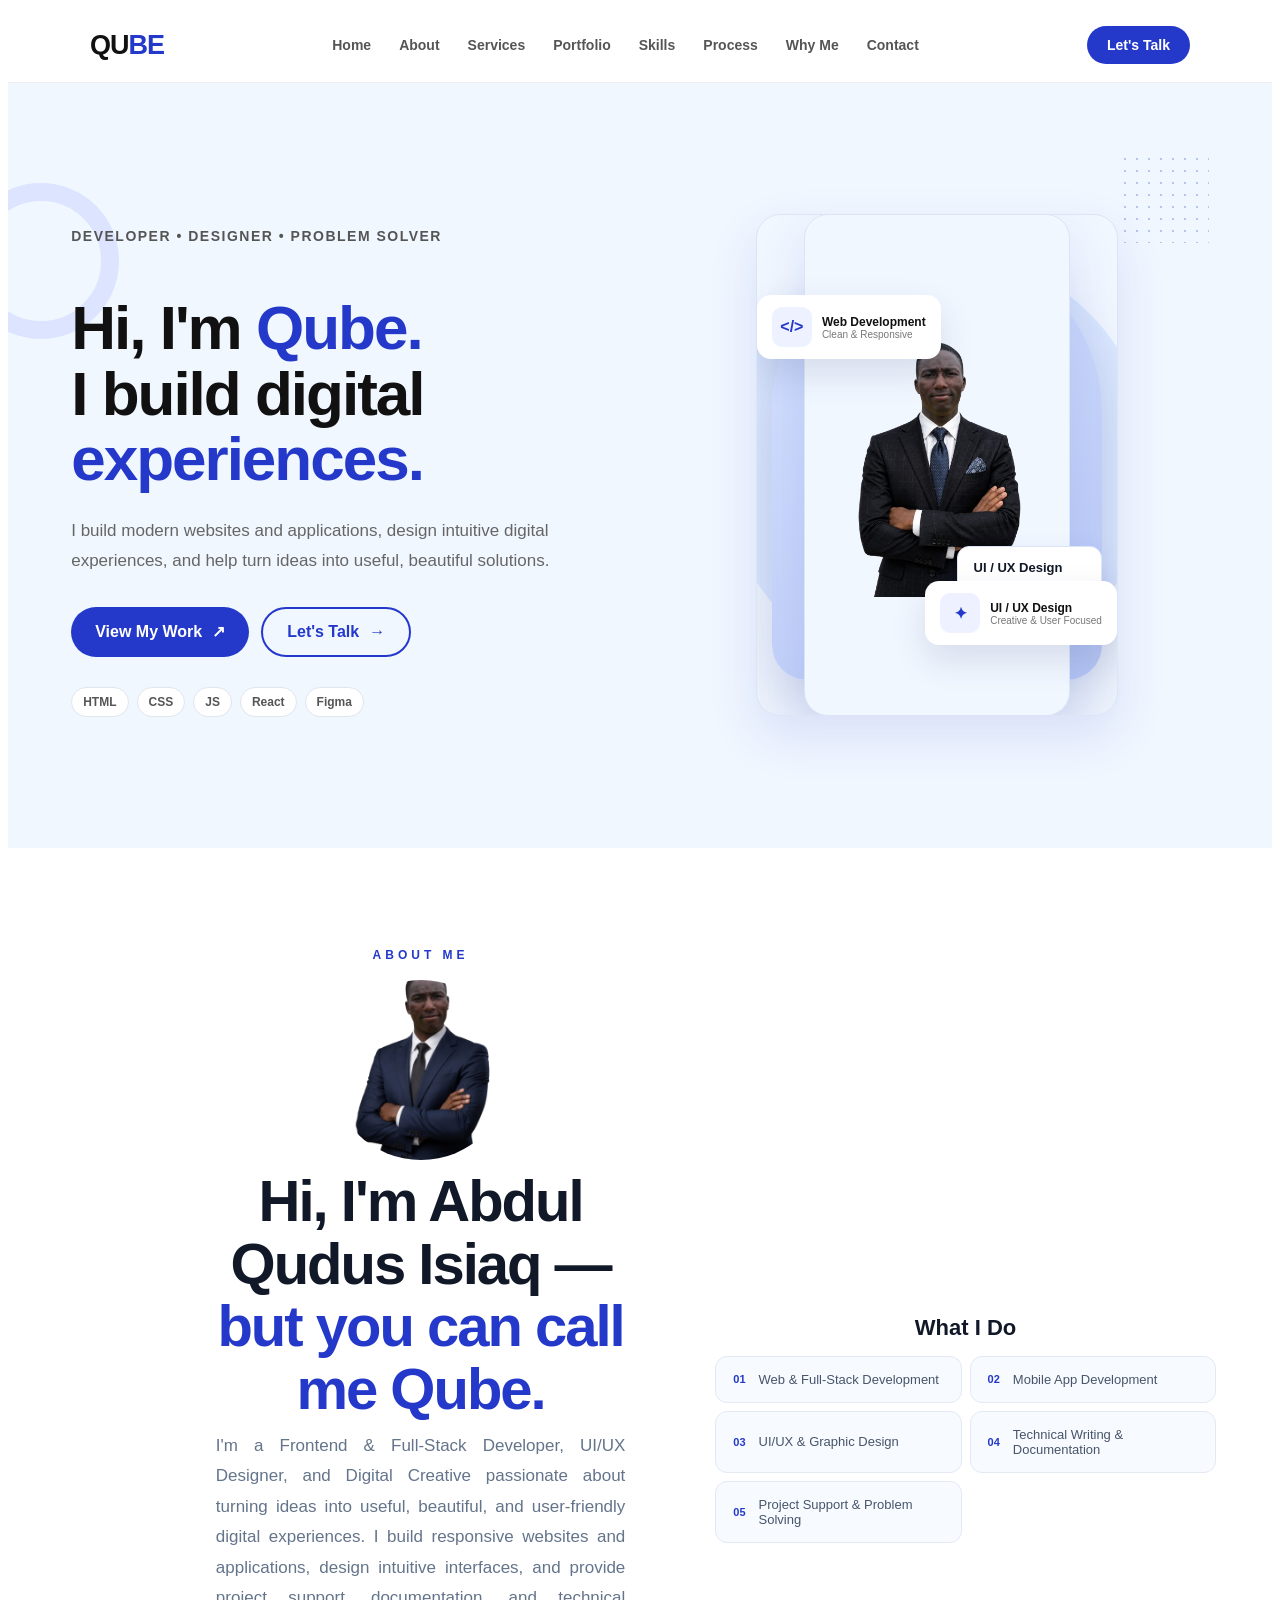
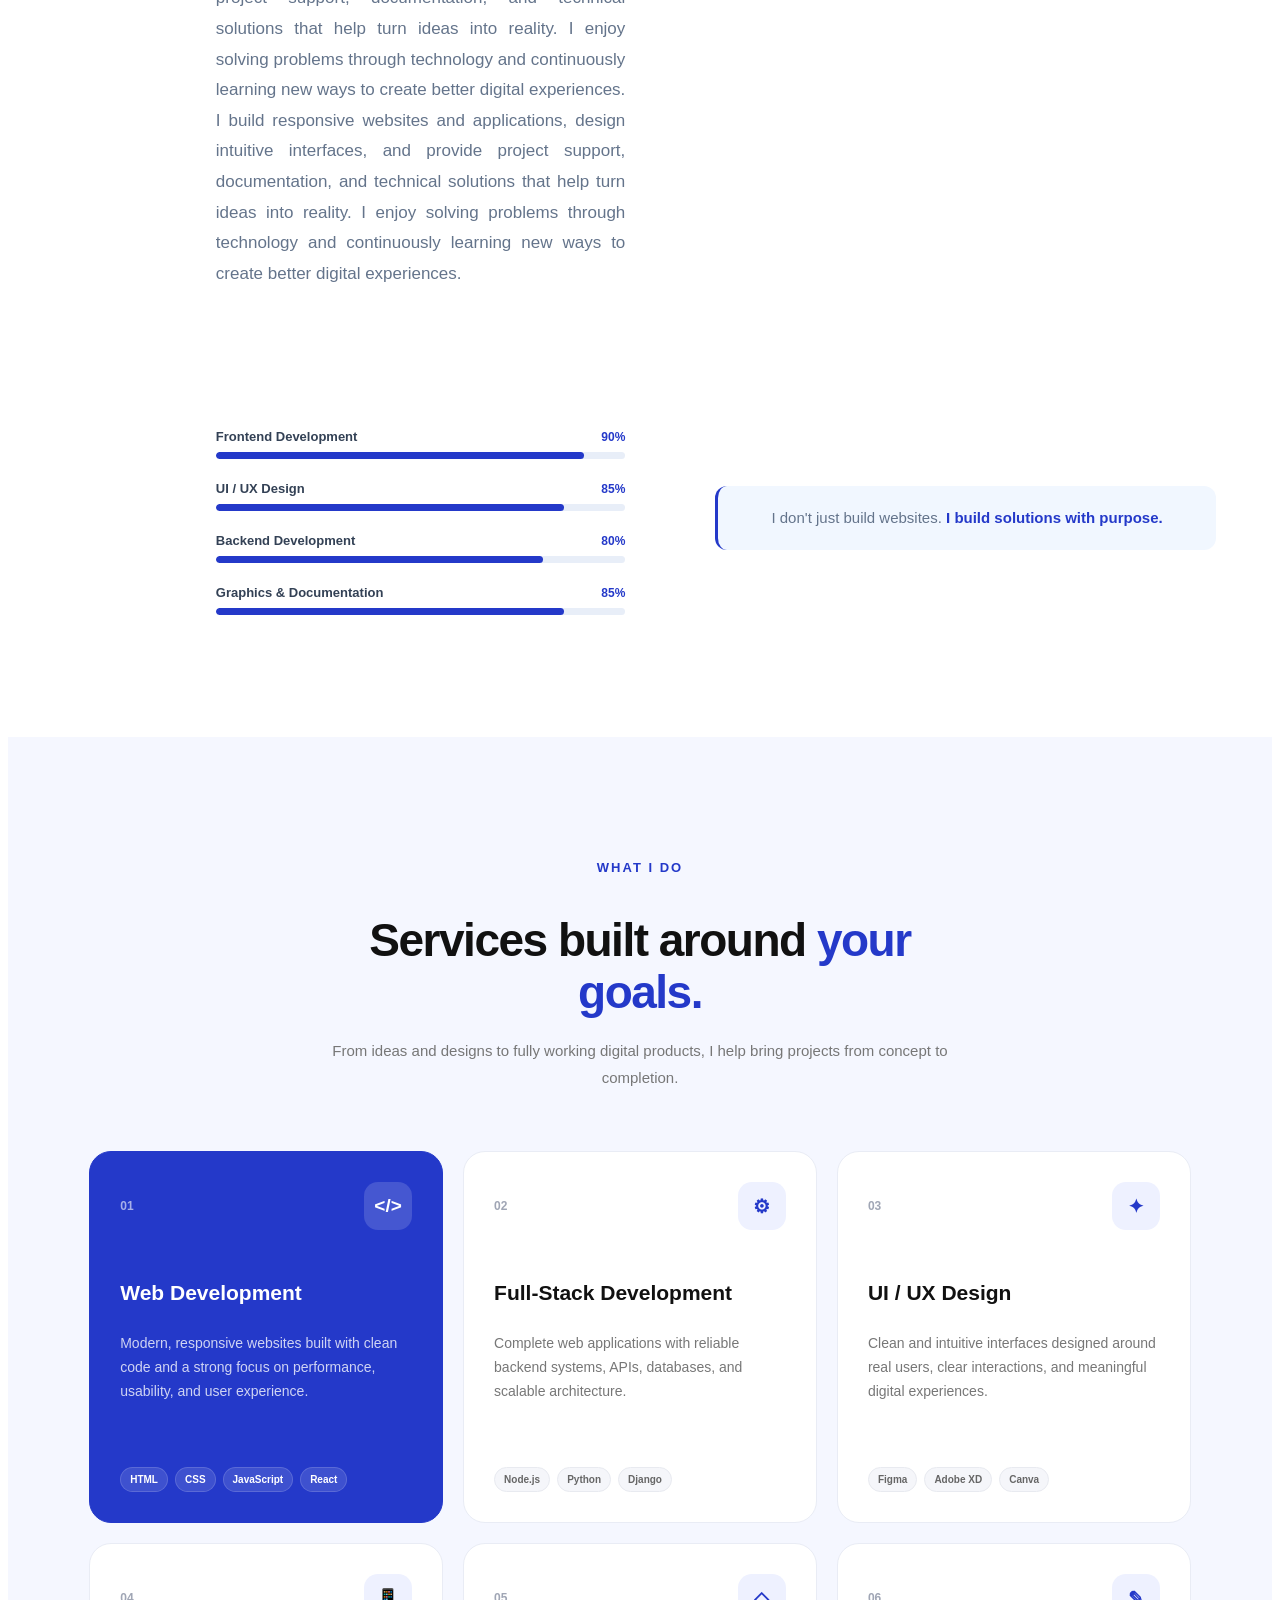
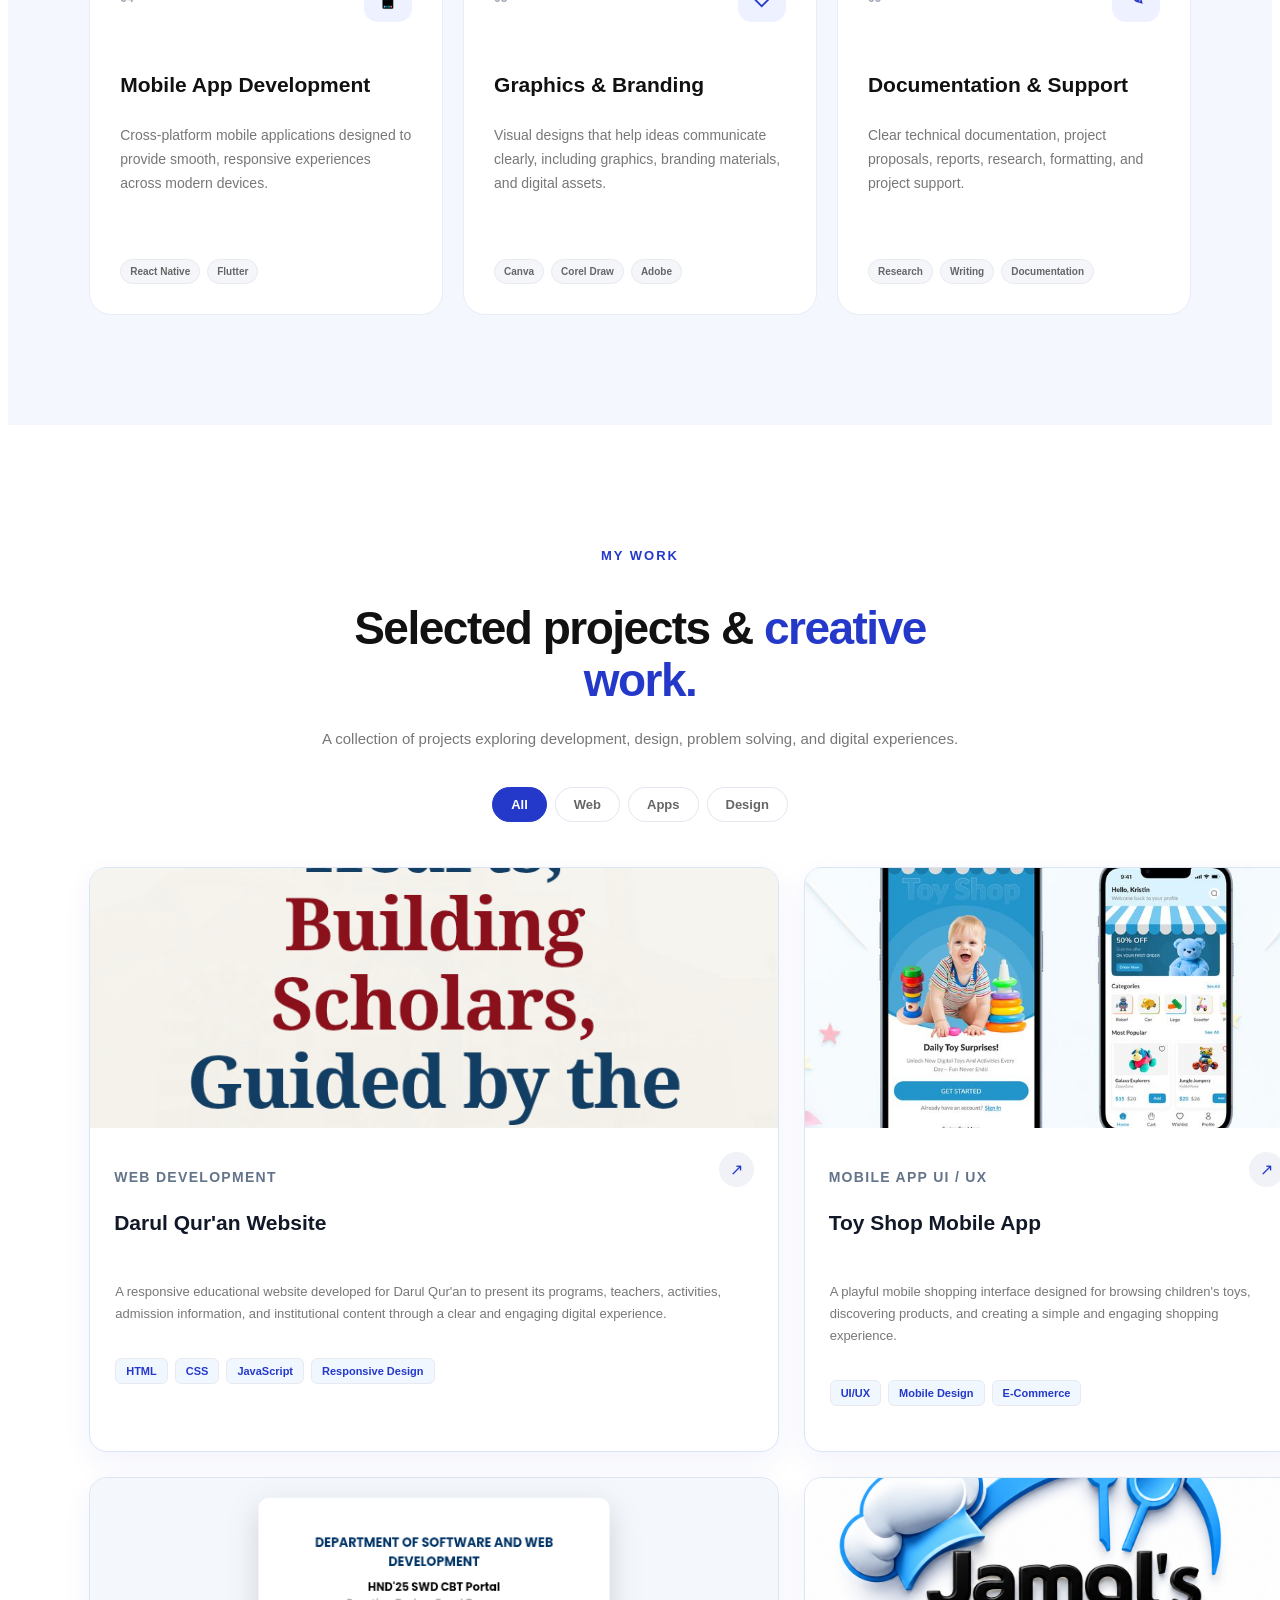
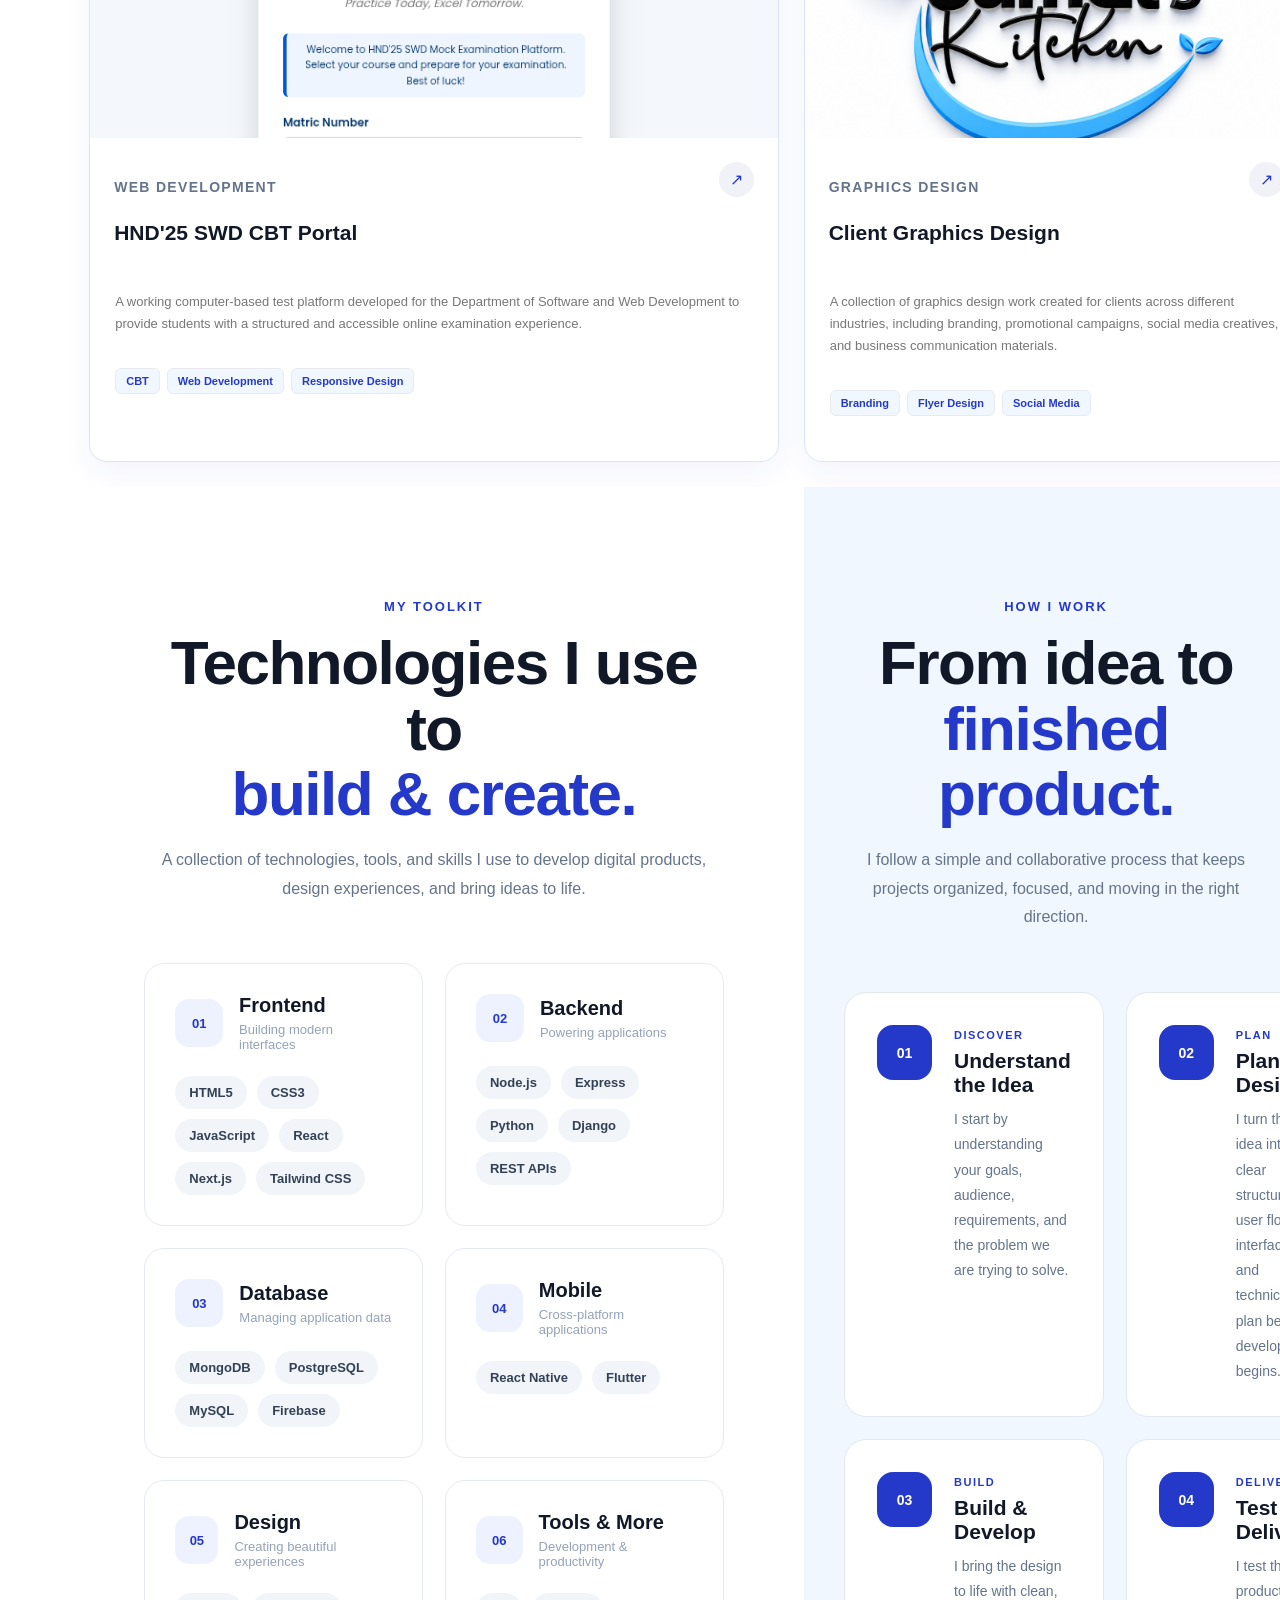
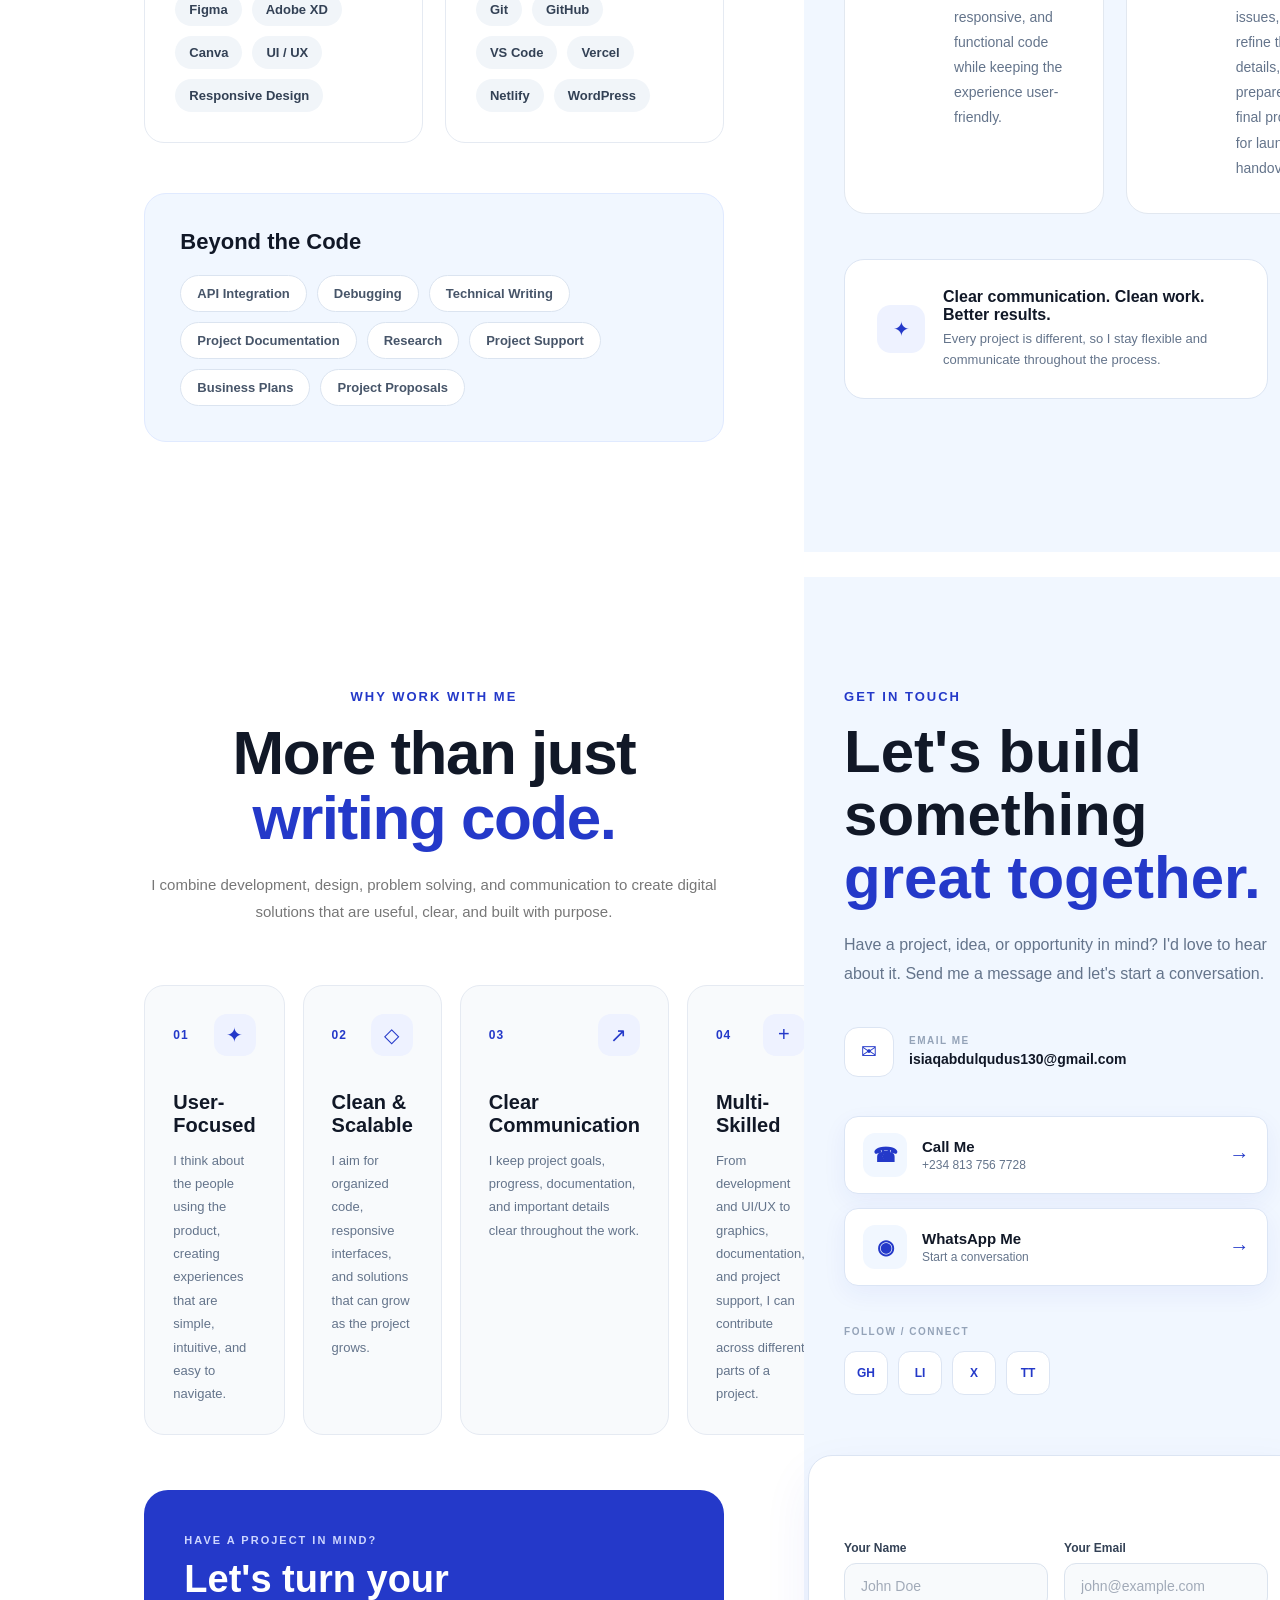
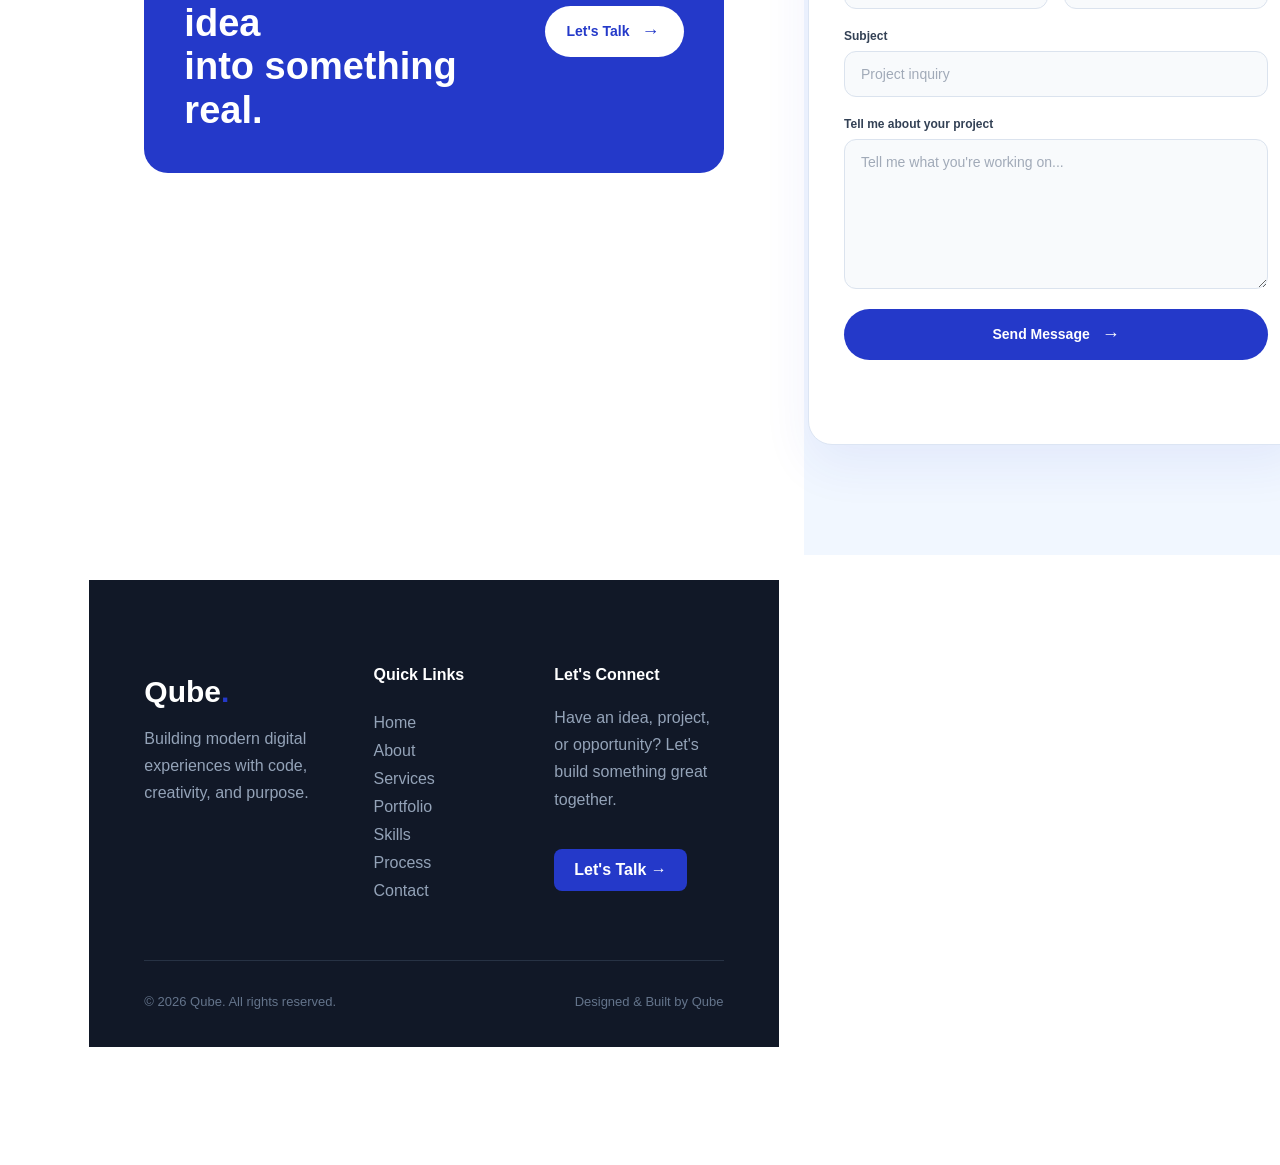
<file: index.html>
<!DOCTYPE html>
<html lang="en">
<head>
    <meta charset="UTF-8">

    <meta name="viewport" content="width=device-width, initial-scale=1.0">

    <title>Qube | Developer & Designer</title>

    <link rel="stylesheet" href="style.css">
</head>

<body>

    <!-- HEADER -->
<header>

    <div class="navbar">

        <!-- LOGO -->
        <div class="logo">
            QU<span>BE</span>
        </div>

        <!-- NAVIGATION -->
        <nav id="navMenu">

    <a href="#home">Home</a>
    <a href="#about">About</a>
    <a href="#services">Services</a>
    <a href="#projects">Portfolio</a>
    <a href="#skills">Skills</a>
    <a href="#process">Process</a>
    <a href="#why-me">Why Me</a>
    <a href="#contact">Contact</a>

</nav>

<button class="menu-btn" id="menuBtn">
    ☰
</button>

        <!-- CTA BUTTON -->
        <a href="#contact" class="nav-button">
            Let's Talk
        </a>

    </div>

</header>


    <!-- HERO SECTION -->
    <section class="hero" id="home">

    <!-- Decorative shapes -->
    <div class="hero-circle"></div>
    <div class="hero-dots"></div>

    <div class="hero-container">

        <!-- LEFT SIDE -->
        <div class="hero-text">

            <p class="hero-small">
                DEVELOPER • DESIGNER • PROBLEM SOLVER
            </p>

            <h1>
                Hi, I'm <span>Qube.</span>
                <br>
                I build digital
                <br>
                <strong>experiences.</strong>
            </h1>

            <p class="hero-description">
                I build modern websites and applications,
                design intuitive digital experiences, and help
                turn ideas into useful, beautiful solutions.
            </p>

            <div class="hero-buttons">

                <a href="#projects" class="hero-btn">
                    View My Work
                    <span>↗</span>
                </a>

                <a href="#contact" class="hero-btn hero-btn-outline">
                    Let's Talk
                    <span>→</span>
                </a>

            </div>

            <!-- Small tech row -->
            <div class="hero-tech">

                <span>HTML</span>
                <span>CSS</span>
                <span>JS</span>
                <span>React</span>
                <span>Figma</span>

            </div>

        </div>


        <!-- RIGHT SIDE -->
        <div class="hero-image">

            <div class="image-background"></div>

            <div class="image-placeholder">

              <div class="hero-visual">

    <div class="hero-image">
        <img
            src="profile.jpg"
            alt="Qube - Frontend and Full-Stack Developer"
        >
    </div>

    

    <div class="hero-card hero-card-two">
        <strong>UI / UX Design</strong>
        <span>Clean & User-Focused</span>
    </div>

</div>
            </div>


            <!-- Floating card 1 -->
            <div class="floating-card floating-one">

                <div class="floating-icon">
                    &lt;/&gt;
                </div>

                <div>
                    <strong>Web Development</strong>
                    <small>Clean & Responsive</small>
                </div>

            </div>


            <!-- Floating card 2 -->
            <div class="floating-card floating-two">

                <div class="floating-icon">
                    ✦
                </div>

                <div>
                    <strong>UI / UX Design</strong>
                    <small>Creative & User Focused</small>
                </div>

            </div>


        </div>

    </div>

</section>


<!-- =========================
     ABOUT SECTION
========================= -->

<section class="about-section" id="about">

    <div class="about-container">

        <!-- SECTION HEADER -->

        <div class="about-header">

            <p class="section-label">
                ABOUT ME
            </p>
<img src="about.jpg" Alt="isiaqabdulqudus">
            <h2>
                Hi, I'm Abdul Qudus Isiaq —
                <span>but you can call me Qube.</span>
            </h2>

            <p class="about-intro">
                I'm a Frontend & Full-Stack Developer,
                UI/UX Designer, and Digital Creative
                passionate about turning ideas into useful,
                beautiful, and user-friendly digital experiences. I build responsive websites and applications,
                    design intuitive interfaces, and provide
                    project support, documentation, and technical
                    solutions that help turn ideas into reality.            I enjoy solving problems through technology
                    and continuously learning new ways to create
                    better digital experiences.
                    I build responsive websites and applications,
                    design intuitive interfaces, and provide
                    project support, documentation, and technical
                    solutions that help turn ideas into reality.            I enjoy solving problems through technology
                    and continuously learning new ways to create
                    better digital experiences.
                </p>
            </div>
           <!-- WHAT I DO -->
            <div class="about-focus">

                <h3>
                    What I Do
                </h3>

                <div class="about-focus-list">

                    <div class="about-focus-item">
                        <span>01</span>
                        <p>Web & Full-Stack Development</p>
                    </div>

                    <div class="about-focus-item">
                        <span>02</span>
                        <p>Mobile App Development</p>
                    </div>

                    <div class="about-focus-item">
                        <span>03</span>
                        <p>UI/UX & Graphic Design</p>
                    </div>

                    <div class="about-focus-item">
                        <span>04</span>
                        <p>Technical Writing & Documentation</p>
                    </div>

                    <div class="about-focus-item">
                        <span>05</span>
                        <p>Project Support & Problem Solving</p>
                    </div>

                </div>

            </div>


            <!-- SKILLS -->

            <div class="about-skills">

                <div class="skill-item">

                    <div class="skill-heading">
                        <span>Frontend Development</span>
                        <span>90%</span>
                    </div>

                    <div class="skill-bar">
                        <div
                            class="skill-progress"
                            style="width:90%;">
                        </div>
                    </div>

                </div>


                <div class="skill-item">

                    <div class="skill-heading">
                        <span>UI / UX Design</span>
                        <span>85%</span>
                    </div>

                    <div class="skill-bar">
                        <div
                            class="skill-progress"
                            style="width:85%;">
                        </div>
                    </div>

                </div>


                <div class="skill-item">

                    <div class="skill-heading">
                        <span>Backend Development</span>
                        <span>80%</span>
                    </div>

                    <div class="skill-bar">
                        <div
                            class="skill-progress"
                            style="width:80%;">
                        </div>
                    </div>

                </div>


                <div class="skill-item">

                    <div class="skill-heading">
                        <span>Graphics & Documentation</span>
                        <span>85%</span>
                    </div>

                    <div class="skill-bar">
                        <div
                            class="skill-progress"
                            style="width:85%;">
                        </div>
                    </div>

                </div>

            </div>


            <!-- PERSONAL STATEMENT -->

            <div class="about-quote">

                <p>
                    I don't just build websites.
                    <strong>I build solutions with purpose.</strong>
                </p>

            </div>

        </div>

    </div>

</section>


<!-- =========================
     SERVICES SECTION
========================= -->

<section class="services" id="services">

    <div class="services-container">

        <!-- SECTION HEADER -->

        <div class="section-heading">

            <p class="section-label">
                WHAT I DO
            </p>

            <h2>
                Services built around
                <span>your goals.</span>
            </h2>

            <p>
                From ideas and designs to fully working digital
                products, I help bring projects from concept
                to completion.
            </p>

        </div>


        <!-- SERVICES GRID -->

        <div class="services-grid">


            <!-- SERVICE 01 -->

            <article class="service-card featured">

                <div class="service-top">

                    <span class="service-number">
                        01
                    </span>

                    <div class="service-icon">
                        &lt;/&gt;
                    </div>

                </div>

                <h3>
                    Web Development
                </h3>

                <p>
                    Modern, responsive websites built with
                    clean code and a strong focus on performance,
                    usability, and user experience.
                </p>

                <div class="service-tags">

                    <span>HTML</span>
                    <span>CSS</span>
                    <span>JavaScript</span>
                    <span>React</span>

                </div>

            </article>


            <!-- SERVICE 02 -->

            <article class="service-card">

                <div class="service-top">

                    <span class="service-number">
                        02
                    </span>

                    <div class="service-icon">
                        ⚙
                    </div>

                </div>

                <h3>
                    Full-Stack Development
                </h3>

<!--  -->                <p>
                    Complete web applications with reliable
                    backend systems, APIs, databases, and
                    scalable architecture.
                </p>

                <div class="service-tags">

                    <span>Node.js</span>
                    <span>Python</span>
                    <span>Django</span>

                </div>

            </article>


            <!-- SERVICE 03 -->

            <article class="service-card">

                <div class="service-top">

                    <span class="service-number">
                        03
                    </span>

                    <div class="service-icon">
                        ✦
                    </div>

                </div>

                <h3>
                    UI / UX Design
                </h3>

                <p>
                    Clean and intuitive interfaces designed
                    around real users, clear interactions,
                    and meaningful digital experiences.
                </p>

                <div class="service-tags">

                    <span>Figma</span>
                    <span>Adobe XD</span>
                    <span>Canva</span>

                </div>

            </article>


            <!-- SERVICE 04 -->

            <article class="service-card">

                <div class="service-top">

                    <span class="service-number">
                        04
                    </span>

                    <div class="service-icon">
                        📱
                    </div>

                </div>

                <h3>
                    Mobile App Development
                </h3>

                <p>
                    Cross-platform mobile applications designed
                    to provide smooth, responsive experiences
                    across modern devices.
                </p>

                <div class="service-tags">

                    <span>React Native</span>
                    <span>Flutter</span>

                </div>

            </article>


            <!-- SERVICE 05 -->

            <article class="service-card">

                <div class="service-top">

                    <span class="service-number">
                        05
                    </span>

                    <div class="service-icon">
                        ◇
                    </div>

                </div>

                <h3>
                    Graphics & Branding
                </h3>

                <p>
                    Visual designs that help ideas communicate
                    clearly, including graphics, branding
                    materials, and digital assets.
                </p>

                <div class="service-tags">

                    <span>Canva</span>
                    <span>Corel Draw</span>
                    <span>Adobe</span>

                </div>

            </article>


            <!-- SERVICE 06 -->

            <article class="service-card">

                <div class="service-top">

                    <span class="service-number">
                        06
                    </span>

                    <div class="service-icon">
                        ✎
                    </div>

                </div>

                <h3>
                    Documentation & Support
                </h3>

                <p>
                    Clear technical documentation, project
                    proposals, reports, research, formatting,
                    and project support.
                </p>

                <div class="service-tags">

                    <span>Research</span>
                    <span>Writing</span>
                    <span>Documentation</span>

                </div>

            </article>


        </div>

    </div>

</section>


<!-- =========================
     PORTFOLIO SECTION
========================= -->

<section class="portfolio" id="projects">

    <div class="portfolio-container">

        <!-- SECTION HEADER -->

        <div class="section-heading portfolio-heading">

            <p class="section-label">
                MY WORK
            </p>

            <h2>
                Selected projects &
                <span>creative work.</span>
            </h2>

            <p>
                A collection of projects exploring development,
                design, problem solving, and digital experiences.
            </p>

        </div>


        <!-- FILTER BUTTONS -->

        <div class="portfolio-filters">

            <button class="filter-btn active" data-filter="all">
                All
            </button>

            <button class="filter-btn" data-filter="web">
                Web
            </button>

            <button class="filter-btn" data-filter="app">
                Apps
            </button>

            <button class="filter-btn" data-filter="design">
                Design
            </button>

        </div>


        <!-- PROJECT GRID -->

        <div class="portfolio-grid">

<!-- PROJECT 01 -->

<article class="project-card" id="darulQuranProject" data-category="web">

    <div class="project-image project-one">

        <img
            src="projects/darul-quran-01.jpg"
            alt="Darul Qur'an Website">

    </div>

    <div class="project-info">

        <div>

            <p class="project-type">
                WEB DEVELOPMENT
            </p>

            <h3>
                Darul Qur'an Website
            </h3>

        </div>

        <span class="project-arrow">
            ↗
        </span>

    </div>

    <p class="project-description">

        A responsive educational website developed for
        Darul Qur'an to present its programs, teachers,
        activities, admission information, and institutional
        content through a clear and engaging digital experience.

    </p>

    <div class="project-tags">

        <span>HTML</span>
        <span>CSS</span>
        <span>JavaScript</span>
        <span>Responsive Design</span>

    </div>

</article>


            <!-- PROJECT 02 -->

            <article class="project-card" id="project02" data-category="app">

 <div class="project-image project-two">

    <img
        src="projects/project-02.jpg"
        alt="Toy Shop Mobile App UI">

</div>


                <div class="project-info">

                    <div>

                     <p class="project-type">
    MOBILE APP UI / UX
</p>

<h3>
    Toy Shop Mobile App
</h3>

                    </div>

                    <span class="project-arrow">
                        ↗
                    </span>

                </div>


                <p class="project-description">

    A playful mobile shopping interface designed for
    browsing children's toys, discovering products,
    and creating a simple and engaging shopping experience.

</p>

<div class="project-tags">

    <span>UI/UX</span>
    <span>Mobile Design</span>
    <span>E-Commerce</span>

</div>

            </article>

<!-- PROJECT 03 -->

<article class="project-card" id="project03" data-category="web">

    <!-- PROJECT IMAGE -->

    <div class="project-image project-three">

        <img
            src="projects/project-03.jpg"
            alt="HND'25 SWD CBT Portal">

    </div>


    <!-- PROJECT HEADER -->

    <div class="project-info">

        <div>

            <p class="project-type">
                WEB DEVELOPMENT
            </p>

            <h3>
                HND'25 SWD CBT Portal
            </h3>

        </div>

        <span class="project-arrow">
            ↗
        </span>

    </div>


    <!-- PROJECT DESCRIPTION -->

    <p class="project-description">

        A working computer-based test platform developed
        for the Department of Software and Web Development
        to provide students with a structured and accessible
        online examination experience.

    </p>


    <!-- PROJECT TAGS -->

    <div class="project-tags">

        <span>CBT</span>
        <span>Web Development</span>
        <span>Responsive Design</span>

    </div>

</article>

<!-- PROJECT 04 -->

<!-- PROJECT 04 -->

<article
    class="project-card"
    id="project04"
    data-category="design">

    <div class="project-image project-four">

        <img
            src="projects/project-04.jpg"
            alt="Client Graphics Design Work">

    </div>

    <div class="project-info">

        <div>

            <p class="project-type">
                GRAPHICS DESIGN
            </p>

            <h3>
                Client Graphics Design
            </h3>

        </div>

        <span class="project-arrow">
            ↗
        </span>

    </div>

    <p class="project-description">

        A collection of graphics design work created
        for clients across different industries,
        including branding, promotional campaigns,
        social media creatives, and business
        communication materials.

    </p>

    <div class="project-tags">

        <span>Branding</span>
        <span>Flyer Design</span>
        <span>Social Media</span>

    </div>

</article>


<!-- =========================
     TECH STACK SECTION
========================= -->
<section class="tech-stack" id="skills">

    <div class="section-heading">
        <span class="section-label">MY TOOLKIT</span>

        <h2>
            Technologies I use to<br>
            <span>build & create.</span>
        </h2>

        <p>
            A collection of technologies, tools, and skills I use
            to develop digital products, design experiences,
            and bring ideas to life.
        </p>
    </div>


    <div class="tech-grid">

        <!-- Frontend -->
        <div class="tech-category">

            <div class="tech-category-header">
                <div class="tech-icon">01</div>

                <div>
                    <h3>Frontend</h3>
                    <p>Building modern interfaces</p>
                </div>
            </div>

            <div class="tech-list">
                <span>HTML5</span>
                <span>CSS3</span>
                <span>JavaScript</span>
                <span>React</span>
                <span>Next.js</span>
                <span>Tailwind CSS</span>
            </div>

        </div>


        <!-- Backend -->
        <div class="tech-category">

            <div class="tech-category-header">
                <div class="tech-icon">02</div>

                <div>
                    <h3>Backend</h3>
                    <p>Powering applications</p>
                </div>
            </div>

            <div class="tech-list">
                <span>Node.js</span>
                <span>Express</span>
                <span>Python</span>
                <span>Django</span>
                <span>REST APIs</span>
            </div>

        </div>


        <!-- Database -->
        <div class="tech-category">

            <div class="tech-category-header">
                <div class="tech-icon">03</div>

                <div>
                    <h3>Database</h3>
                    <p>Managing application data</p>
                </div>
            </div>

            <div class="tech-list">
                <span>MongoDB</span>
                <span>PostgreSQL</span>
                <span>MySQL</span>
                <span>Firebase</span>
            </div>

        </div>


        <!-- Mobile -->
        <div class="tech-category">

            <div class="tech-category-header">
                <div class="tech-icon">04</div>

                <div>
                    <h3>Mobile</h3>
                    <p>Cross-platform applications</p>
                </div>
            </div>

            <div class="tech-list">
                <span>React Native</span>
                <span>Flutter</span>
            </div>

        </div>


        <!-- Design -->
        <div class="tech-category">

            <div class="tech-category-header">
                <div class="tech-icon">05</div>

                <div>
                    <h3>Design</h3>
                    <p>Creating beautiful experiences</p>
                </div>
            </div>

            <div class="tech-list">
                <span>Figma</span>
                <span>Adobe XD</span>
                <span>Canva</span>
                <span>UI / UX</span>
                <span>Responsive Design</span>
            </div>

        </div>


        <!-- Tools -->
        <div class="tech-category">

            <div class="tech-category-header">
                <div class="tech-icon">06</div>

                <div>
                    <h3>Tools & More</h3>
                    <p>Development & productivity</p>
                </div>
            </div>

            <div class="tech-list">
                <span>Git</span>
                <span>GitHub</span>
                <span>VS Code</span>
                <span>Vercel</span>
                <span>Netlify</span>
                <span>WordPress</span>
            </div>

        </div>

    </div>


    <!-- Additional Skills -->
    <div class="additional-skills">

        <h3>Beyond the Code</h3>

        <div class="skill-pills">
            <span>API Integration</span>
            <span>Debugging</span>
            <span>Technical Writing</span>
            <span>Project Documentation</span>
            <span>Research</span>
            <span>Project Support</span>
            <span>Business Plans</span>
            <span>Project Proposals</span>
        </div>

    </div>

</section>

<!-- =========================
     MY PROCESS SECTION
========================= -->
<section class="process-section" id="process">

    <div class="section-heading process-heading">

        <span class="section-label">HOW I WORK</span>

        <h2>
            From idea to<br>
            <span>finished product.</span>
        </h2>

        <p>
            I follow a simple and collaborative process that keeps
            projects organized, focused, and moving in the right direction.
        </p>

    </div>


    <div class="process-grid">

        <!-- Step 01 -->
        <div class="process-card">

            <div class="process-number">01</div>

            <div class="process-content">

                <span class="process-tag">DISCOVER</span>

                <h3>Understand the Idea</h3>

                <p>
                    I start by understanding your goals, audience,
                    requirements, and the problem we are trying to solve.
                </p>

            </div>

        </div>


        <!-- Step 02 -->
        <div class="process-card">

            <div class="process-number">02</div>

            <div class="process-content">

                <span class="process-tag">PLAN</span>

                <h3>Plan & Design</h3>

                <p>
                    I turn the idea into a clear structure, user flow,
                    interface, and technical plan before development begins.
                </p>

            </div>

        </div>


        <!-- Step 03 -->
        <div class="process-card">

            <div class="process-number">03</div>

            <div class="process-content">

                <span class="process-tag">BUILD</span>

                <h3>Build & Develop</h3>

                <p>
                    I bring the design to life with clean, responsive,
                    and functional code while keeping the experience user-friendly.
                </p>

            </div>

        </div>


        <!-- Step 04 -->
        <div class="process-card">

            <div class="process-number">04</div>

            <div class="process-content">

                <span class="process-tag">DELIVER</span>

                <h3>Test & Deliver</h3>

                <p>
                    I test the product, fix issues, refine the details,
                    and prepare the final project for launch or handover.
                </p>

            </div>

        </div>

    </div>


    <!-- Process bottom statement -->

    <div class="process-note">

        <div class="process-note-icon">✦</div>

        <div>
            <strong>Clear communication. Clean work. Better results.</strong>

            <p>
                Every project is different, so I stay flexible and
                communicate throughout the process.
            </p>
        </div>

    </div>

</section>

<!-- =========================
     WHY WORK WITH ME
========================= -->
<section class="why-section" id="why-me">

    <div class="why-container">

        <div class="section-heading why-heading">

            <span class="section-label">WHY WORK WITH ME</span>

            <h2>
                More than just<br>
                <span>writing code.</span>
            </h2>

            <p>
                I combine development, design, problem solving,
                and communication to create digital solutions
                that are useful, clear, and built with purpose.
            </p>

        </div>


        <div class="why-grid">

            <!-- 01 -->
            <div class="why-card">

                <div class="why-top">
                    <span class="why-number">01</span>
                    <span class="why-symbol">✦</span>
                </div>

                <h3>User-Focused</h3>

                <p>
                    I think about the people using the product,
                    creating experiences that are simple,
                    intuitive, and easy to navigate.
                </p>

            </div>


            <!-- 02 -->
            <div class="why-card">

                <div class="why-top">
                    <span class="why-number">02</span>
                    <span class="why-symbol">◇</span>
                </div>

                <h3>Clean & Scalable</h3>

                <p>
                    I aim for organized code, responsive interfaces,
                    and solutions that can grow as the project grows.
                </p>

            </div>


            <!-- 03 -->
            <div class="why-card">

                <div class="why-top">
                    <span class="why-number">03</span>
                    <span class="why-symbol">↗</span>
                </div>

                <h3>Clear Communication</h3>

                <p>
                    I keep project goals, progress, documentation,
                    and important details clear throughout the work.
                </p>

            </div>


            <!-- 04 -->
            <div class="why-card">

                <div class="why-top">
                    <span class="why-number">04</span>
                    <span class="why-symbol">+</span>
                </div>

                <h3>Multi-Skilled</h3>

                <p>
                    From development and UI/UX to graphics,
                    documentation, and project support, I can
                    contribute across different parts of a project.
                </p>

            </div>

        </div>


        <!-- CTA -->

        <div class="why-cta">

            <div>
                <span>HAVE A PROJECT IN MIND?</span>

                <h3>
                    Let's turn your idea<br>
                    into something real.
                </h3>
            </div>

            <a href="#contact" class="why-cta-btn">
                Let's Talk <span>→</span>
            </a>

        </div>

    </div>

</section>

<!-- =========================
     CONTACT SECTION
========================= -->
<section class="contact-section" id="contact">

    <div class="contact-container">

        <!-- Contact Intro -->

        <div class="contact-intro">

            <span class="section-label">GET IN TOUCH</span>

            <h2>
                Let's build something
                <span>great together.</span>
            </h2>

            <p>
                Have a project, idea, or opportunity in mind?
                I'd love to hear about it. Send me a message and
                let's start a conversation.
            </p>


            <div class="contact-details">

                <a href="mailto: isiaqabdulqudus130@gmail.com" class="contact-item">

                    <div class="contact-item-icon">
                        ✉
                    </div>

                    <div>
                        <small>EMAIL ME</small>
                        <strong>isiaqabdulqudus130@gmail.com</strong>
                    </div>

                </a>

    <div class="contact-actions">

    <a href="tel:+2348137567728" class="contact-action phone-action">
        <span class="action-icon">☎</span>

        <span class="action-text">
            <strong>Call Me</strong>
            <small>+234 813 756 7728</small>
        </span>

        <span class="action-arrow">→</span>
    </a>


    <a
        href="https://wa.me/2348137567728"
        target="_blank"
        rel="noopener noreferrer"
        class="contact-action whatsapp-action"
    >
        <span class="action-icon">◉</span>

        <span class="action-text">
            <strong>WhatsApp Me</strong>
            <small>Start a conversation</small>
        </span>

        <span class="action-arrow">→</span>
    </a>

</div>
            </div>


            <!-- Social Links -->

            <div class="contact-socials">

                <span>FOLLOW / CONNECT</span>

                <div class="social-links">
                    
                    
<a
    href="https://github.com/isiaqabdulqudus130-sudo"
    target="_blank"
    rel="noopener noreferrer"
    aria-label="GitHub"
>
    GH
</a>


                    <a
    href="https://www.linkedin.com/in/abdul-qudus-618289418/"
    target="_blank"
    rel="noopener noreferrer"
    aria-label="LinkedIn"
>
    LI
</a>

<a
    href="https://x.com/ISIAQABDULQUDU1"
    target="_blank"
    rel="noopener noreferrer"
    aria-label="X"
>
    X
</a>

<a
    href="https://www.tiktok.com/@lekan.0905"
    target="_blank"
    rel="noopener noreferrer"
    aria-label="TikTok"
>
    TT
</a>
                </div>
            </div>
        </div>
        
        
        <!-- Contact Form -->
        <div class="contact-form-wrapper">
            <form class="contact-form" id="contactForm">
                <div class="form-row">
                    <div class="form-group">
                        <label for="name">Your Name</label>
                        <input
                            type="text"
                            id="name"
                            name="Name"
                            placeholder="John Doe"
                            required
                        >
                    </div>
                    <div class="form-group">
                        <label for="email">Your Email</label>
                        <input
                            type="email"
                            id="email"
                            name="Email"                         placeholder="john@example.com"
                            required
                        >

                    </div>

                </div>


                <div class="form-group">

                    <label for="subject">Subject</label>

                    <input
                        type="text"
                        id="subject"
                        name="Subject"
                        placeholder="Project inquiry"
                        required
                    >

                </div>


                <div class="form-group">

                    <label for="message">Tell me about your project</label>

                    <textarea
                        id="message"
                        name="Message"
                        rows="6"
                        placeholder="Tell me what you're working on..."
                        required
                    ></textarea>

                </div>


                <button type="submit" class="contact-submit">
                    Send Message
                    <span>→</span>
                </button>

            </form>
            
<p id="formMessage" class="form-message"></p>

        </div>

    </div>

</section>


<!-- =========================
     FOOTER
========================= -->

<footer class="site-footer">

    <div class="footer-container">

        <div class="footer-brand">
            <h2>Qube<span>.</span></h2>
            <p>
                Building modern digital experiences with code,
                creativity, and purpose.
            </p>
        </div>

        <div class="footer-links">
            <h3>Quick Links</h3>

            <a href="#home">Home</a>
            <a href="#about">About</a>
            <a href="#services">Services</a>
            <a href="#projects">Portfolio</a>
            <a href="#skills">Skills</a>
            <a href="#process">Process</a>
            <a href="#contact">Contact</a>
        </div>

        <div class="footer-connect">
            <h3>Let's Connect</h3>

            <p>
                Have an idea, project, or opportunity?
                Let's build something great together.
            </p>

            <a href="#contact" class="footer-button">
                Let's Talk →
            </a>
        </div>

    </div>

    <div class="footer-bottom">

        <p>
            © 2026 Qube. All rights reserved.
        </p>

        <p>
            Designed & Built by Qube
        </p>

    </div>

</footer>

<!-- =========================
     PROJECT 01 DETAILS
========================= -->
<div class="project-modal" id="interiorProjectModal">

    <div class="project-modal-content">

        <!-- CLOSE BUTTON -->

        <button
            class="project-modal-close"
            id="interiorProjectModalClose""
            aria-label="Close project details">

            ×

        </button>


        <!-- PROJECT HERO IMAGE -->

        <div class="project-modal-image">

            <img
                src="projects/project-01.jpg"
                alt="Modern Interior Design Website">

        </div>


        <!-- PROJECT CONTENT -->

        <div class="project-modal-info">

            <p class="project-modal-type">
                WEB DEVELOPMENT
            </p>

            <h2>
                Modern Interior Design Website
            </h2>

            <p class="project-intro">

                A modern interior design and home décor website featuring a visually rich layout, elegant presentation, clear navigation, and engaging calls-to-action.

            </p>


            <!-- PROJECT DETAILS -->

            <div class="project-details-grid">

                <div class="project-detail-box">

                    <span>ROLE</span>

                    <strong>
                        Frontend Developer
                    </strong>

                </div>


                <div class="project-detail-box">

                    <span>TECHNOLOGIES</span>

                    <strong>
                        HTML • CSS • JavaScript
                    </strong>

                </div>


                <div class="project-detail-box">

                    <span>PROJECT TYPE</span>

                    <strong>
                        Responsive Website
                    </strong>

                </div>


                <div class="project-detail-box">

                    <span>STATUS</span>

                    <strong>
                        Completed
                    </strong>

                </div>

            </div>


            <!-- PROJECT OVERVIEW -->

            <div class="project-case-section">

                <h3>
                    Project Overview
                </h3>

                <p>

                    This project is a modern interior design and home décor website created to showcase beautiful interior spaces and present design services in an engaging way. The design combines large visual imagery, clean typography, structured content sections, and clear calls-to-action to create an attractive browsing experience.

                </p>

            </div>


            <!-- KEY FEATURES -->

            <div class="project-case-section">

                <h3>
                    Key Features
                </h3>

                <div class="project-feature-list">

                    <span>
                        ✓ Modern Hero Section                  
                    </span>

                    <span>
                        ✓ Interior Design Showcase
                    </span>

                    <span>
                        ✓ Responsive Image Gallery
                    </span>

                    <span>
                        ✓ Service Highlights
                    </span>

                    <span>
                        ✓ Clear Call-to-Action Buttons
                    </span>

                    <span>
                        ✓ Clean Navigation
                    </span>

                </div>

            </div>


            <!-- CHALLENGE -->

            <div class="project-case-section">

                <h3>
                    Challenge
                </h3>

                <p>

                    One of the main challenges was presenting a large amount of visual interior-design content while keeping the layout organized and easy to navigate. The design needed to balance large images, text, promotional sections, and calls-to-action without making the page feel overcrowded.

                </p>

            </div>


            <!-- SOLUTION -->

            <div class="project-case-section">

                <h3>
                    Solution
                </h3>

                <p> I structured the page into clear visual sections, using large hero imagery, organized content blocks, featured image layouts, and consistent spacing. The design also uses responsive layouts so the content can adapt to different screen sizes.
                </p>

            </div>


            <!-- RESULT -->

            <div class="project-case-section">

                <h3>
                    Result
                </h3>

                <p>

                    The result is a visually engaging interior design website that presents home décor concepts clearly while giving visitors an easy path through the content and toward the available actions.

                </p>

            </div>


            <!-- ADDITIONAL PROJECT SCREENSHOTS -->

            <div class="project-case-section">

                <h3>
                    Project Screenshots
                </h3>

                <div class="project-gallery">

                    <div class="gallery-item">

                        <img
                            src="projects/project-01.jpg"
                            alt="Modern Business Website Screenshot">

                    </div>

                </div>

            </div>


            <!-- CTA -->

            <div class="project-modal-buttons">

                <a
                    href="#contact"
                    class="hero-btn">

                    Have a Similar Project?

                    <span>
                        →
                    </span>

                </a>

            </div>

        </div>

    </div>

</div>

<!-- =========================
     PROJECT 02 DETAILS
========================= -->

<div class="project-modal" id="projectModal02">

    <div class="project-modal-content">

        <!-- CLOSE BUTTON -->

        <button
            class="project-modal-close"
            id="projectModalClose02"
            aria-label="Close project details">

            ×

        </button>


        <!-- PROJECT HERO IMAGE -->

        <div class="project-modal-image">

            <img
                src="projects/project-02.jpg"
                alt="Toy Shop Mobile App UI">

        </div>


        <!-- PROJECT CONTENT -->

        <div class="project-modal-info">

            <p class="project-modal-type">
                MOBILE APP UI / UX
            </p>

            <h2>
                Toy Shop Mobile App
            </h2>

            <p class="project-intro">

                A playful mobile shopping interface designed
                for browsing children's toys, discovering
                products, and creating a simple and engaging
                shopping experience.

            </p>


            <!-- PROJECT DETAILS -->

            <div class="project-details-grid">

                <div class="project-detail-box">

                    <span>ROLE</span>

                    <strong>
                        UI/UX Designer
                    </strong>

                </div>


                <div class="project-detail-box">

                    <span>FOCUS</span>

                    <strong>
                        Mobile UI / UX
                    </strong>

                </div>


                <div class="project-detail-box">

                    <span>PROJECT TYPE</span>

                    <strong>
                        Mobile E-Commerce
                    </strong>

                </div>


                <div class="project-detail-box">

                    <span>STATUS</span>

                    <strong>
                        Available
                    </strong>

                </div>

            </div>


            <!-- PROJECT OVERVIEW -->

            <div class="project-case-section">

                <h3>
                    Project Overview
                </h3>

                <p>

                    This project explores a mobile e-commerce
                    experience created for a children's toy
                    shop. The interface focuses on making
                    product discovery simple and enjoyable
                    through promotional content, product
                    categories, popular products, and
                    straightforward navigation.

                </p>

            </div>


            <!-- DESIGN GOAL -->

            <div class="project-case-section">

                <h3>
                    Design Goal
                </h3>

                <p>

                    The goal was to create a playful and
                    visually engaging shopping interface
                    while keeping the experience organized,
                    intuitive, and easy for users to navigate.

                </p>

            </div>


            <!-- KEY FEATURES -->

            <div class="project-case-section">

                <h3>
                    Key Features
                </h3>

                <div class="project-feature-list">

                    <span>
                        ✓ Product Categories
                    </span>

                    <span>
                        ✓ Promotional Offers
                    </span>

                    <span>
                        ✓ Product Discovery
                    </span>

                    <span>
                        ✓ Popular Products
                    </span>

                    <span>
                        ✓ Shopping Cart
                    </span>

                    <span>
                        ✓ Wishlist
                    </span>

                    <span>
                        ✓ User Profile
                    </span>

                    <span>
                        ✓ Bottom Navigation
                    </span>

                </div>

            </div>


            <!-- DESIGN CHALLENGE -->

            <div class="project-case-section">

                <h3>
                    Design Challenge
                </h3>

                <p>

                    The challenge was to create an interface
                    that feels fun and visually appealing
                    while still allowing users to quickly
                    find categories, discover products, and
                    move between important areas of the app.

                </p>

            </div>


            <!-- DESIGN SOLUTION -->

            <div class="project-case-section">

                <h3>
                    Design Solution
                </h3>

                <p>

                    I organized the experience around clear
                    product categories, promotional sections,
                    product cards, visual hierarchy, and
                    simple bottom navigation. Bright imagery
                    and carefully structured content help make
                    the shopping experience engaging without
                    making the interface difficult to use.

                </p>

            </div>


            <!-- RESULT -->

            <div class="project-case-section">

                <h3>
                    Result
                </h3>

                <p>

                    The result is a friendly mobile shopping
                    interface that combines playful visuals
                    with clear product organization and
                    intuitive navigation.

                </p>

            </div>


            <!-- SCREENSHOTS -->

            <div class="project-case-section">

                <h3>
                    Project Screenshots
                </h3>

                <div class="project-gallery">

                    <div class="gallery-item">

                        <img
                            src="projects/project-02.jpg"
                            alt="Toy Shop Mobile App Screenshot">

                    </div>

                </div>

            </div>


            <!-- APP BUTTON -->

            <div class="project-modal-buttons">

                <a
                    href="#contact"
                    class="hero-btn">

                    Ask About This Project

                    <span>
                        →
                    </span>

                </a>

            </div>

        </div>

    </div>

</div>


<!-- =========================
     DARUL QUR'AN PROJECT DETAILS
========================= -->

<div class="project-modal" id="projectModal01">

    <div class="project-modal-content">

        <button
            class="project-modal-close"
            id="projectModalClose01"
            aria-label="Close project details">
            ×
        </button>


        <!-- HERO IMAGE -->

        <div class="project-modal-image">

            <img
                src="projects/darul-quran-01.jpg"
                alt="Darul Qur'an Website">

        </div>


        <div class="project-modal-info">

            <p class="project-modal-type">
                WEB DEVELOPMENT
            </p>

            <h2>
                Darul Qur'an Website
            </h2>

            <p class="project-intro">

                A responsive educational website developed
                for Darul Qur'an to create a clear, welcoming,
                and informative online presence for students,
                parents, educators, and visitors.

            </p>


            <!-- PROJECT DETAILS -->

            <div class="project-details-grid">

                <div class="project-detail-box">

                    <span>ROLE</span>

                    <strong>
                        Developer
                    </strong>

                </div>


                <div class="project-detail-box">

                    <span>PROJECT TYPE</span>

                    <strong>
                        Educational Website
                    </strong>

                </div>


                <div class="project-detail-box">

                    <span>TECHNOLOGY</span>

                    <strong>
                        HTML • CSS • JavaScript
                    </strong>

                </div>


                <div class="project-detail-box">

                    <span>STATUS</span>

                    <strong>
                        Live / Deployed
                    </strong>

                </div>

            </div>


            <!-- OVERVIEW -->

            <div class="project-case-section">

                <h3>
                    Project Overview
                </h3>

                <p>

                    Darul Qur'an is an educational website
                    designed to provide visitors with important
                    information about the institution, its
                    educational programs, teachers, activities,
                    and admission opportunities.

                </p>

                <p>

                    The website brings this information together
                    in a structured and responsive digital
                    experience that can be accessed across
                    different screen sizes.

                </p>

            </div>


            <!-- PURPOSE -->

            <div class="project-case-section">

                <h3>
                    Project Purpose
                </h3>

                <p>

                    The goal was to create a professional online
                    presence that communicates the identity,
                    values, programs, and educational activities
                    of Darul Qur'an.

                </p>

                <p>

                    The design focuses on making important
                    information easy to discover while creating
                    a welcoming experience for students,
                    parents, and visitors.

                </p>

            </div>


            <!-- KEY FEATURES -->

            <div class="project-case-section">

                <h3>
                    Key Features
                </h3>

                <div class="project-feature-list">

                    <span>✓ Responsive Website</span>

                    <span>✓ Home Page</span>

                    <span>✓ About Section</span>

                    <span>✓ Educational Programs</span>

                    <span>✓ Teachers & Ustadhs</span>

                    <span>✓ Gallery</span>

                    <span>✓ Founder Information</span>

                    <span>✓ Admission Information</span>

                    <span>✓ Why Choose Us Section</span>

                    <span>✓ Contact Information</span>

                    <span>✓ Mobile Navigation</span>

                    <span>✓ Clear Call-to-Actions</span>

                </div>

            </div>


            <!-- DESIGN -->

            <div class="project-case-section">

                <h3>
                    Design & User Experience
                </h3>

                <p>

                    The interface was designed around a clean
                    visual hierarchy, readable content, and
                    straightforward navigation.

                </p>

                <p>

                    The layout adapts to smaller screens so that
                    visitors can comfortably browse the website
                    using mobile devices as well as larger
                    screens.

                </p>

            </div>


            <!-- CHALLENGE -->

            <div class="project-case-section">

                <h3>
                    The Challenge
                </h3>

                <p>

                    One of the key challenges was presenting a
                    wide range of institutional information
                    without making the website feel confusing
                    or overwhelming.

                </p>

                <p>

                    The website needed to balance educational
                    content, imagery, navigation, and calls to
                    action while maintaining a consistent visual
                    identity.

                </p>

            </div>


            <!-- SOLUTION -->

            <div class="project-case-section">

                <h3>
                    My Solution
                </h3>

                <p>

                    I organized the website into clear sections
                    so visitors can quickly understand what
                    Darul Qur'an offers and find the information
                    they need.

                </p>

                <p>

                    I also focused on responsive layouts,
                    structured content, visual consistency,
                    and accessible navigation to improve the
                    overall browsing experience.

                </p>

            </div>


            <!-- TECHNOLOGIES -->

            <div class="project-case-section">

                <h3>
                    Technologies Used
                </h3>

                <div class="project-tags">

                    <span>HTML</span>

                    <span>CSS</span>

                    <span>JavaScript</span>

                    <span>Responsive Design</span>

                </div>

            </div>


            <!-- RESULT -->

            <div class="project-case-section">

                <h3>
                    Result
                </h3>

                <p>

                    The result is a deployed educational website
                    that gives Darul Qur'an a professional digital
                    presence and provides visitors with access
                    to important information about the institution
                    and its activities.

                </p>

                <p>

                    The project also gave me practical experience
                    in developing a real-world website around the
                    needs of an educational organization.

                </p>

            </div>


            <!-- SCREENSHOTS -->

            <div class="project-case-section">

                <h3>
                    Project Screenshots
                </h3>


                <div class="project-gallery">


                    <div class="gallery-item">

                        <img
                            src="projects/darul-quran-01.jpg"
                            alt="Darul Qur'an Website Homepage">

                    </div>


                    <div class="gallery-item">

                        <img
                            src="projects/darul-quran-02.jpg"
                            alt="Darul Qur'an Website Section">

                    </div>


                    <div class="gallery-item">

                        <img
                            src="projects/darul-quran-03.jpg"
                            alt="Darul Qur'an Website Teachers Section">

                    </div>


                    <div class="gallery-item">

                        <img
                            src="projects/darul-quran-04.jpg"
                            alt="Darul Qur'an Website Gallery">

                    </div>


                    <div class="gallery-item">

                        <img
                            src="projects/darul-quran-05.jpg"
                            alt="Darul Qur'an Website Additional Section">

                    </div>


                </div>

            </div>


            <!-- BUTTONS -->

            <div class="project-modal-buttons">


                <a
                    href="https://www.darulquran.sch.ng/"
                    target="_blank"
                    rel="noopener noreferrer"
                    class="hero-btn">

                    View Live Website

                    <span>↗</span>

                </a>


                <a
                    href="#contact"
                    class="hero-btn secondary-btn">

                    Have a Similar Project?

                    <span>→</span>

                </a>


            </div>


        </div>

    </div>

</div>



<!-- =========================
     PROJECT 03 DETAILS
========================= -->

<div class="project-modal" id="projectModal03">

    <div class="project-modal-content">

        <!-- CLOSE BUTTON -->

        <button
            class="project-modal-close"
            id="projectModalClose03"
            aria-label="Close project details">

            ×

        </button>


        <!-- PROJECT HERO IMAGE -->

        <div class="project-modal-image">

            <img
                src="projects/project-03.jpg"
                alt="HND'25 SWD CBT Portal">

        </div>


        <!-- PROJECT CONTENT -->

        <div class="project-modal-info">

            <p class="project-modal-type">
                WEB DEVELOPMENT
            </p>

            <h2>
                HND'25 SWD CBT Portal
            </h2>

            <p class="project-intro">

                A fully functional computer-based test
                platform developed for the Department of
                Software and Web Development to provide
                students with a structured online
                examination experience.

            </p>


            <!-- PROJECT DETAILS -->

            <div class="project-details-grid">

                <div class="project-detail-box">

                    <span>ROLE</span>

                    <strong>
                        Developer
                    </strong>

                </div>


                <div class="project-detail-box">

                    <span>PROJECT TYPE</span>

                    <strong>
                        CBT / Educational Platform
                    </strong>

                </div>


                <div class="project-detail-box">

                    <span>TECHNOLOGY</span>

                    <strong>
                        HTML • CSS • JavaScript • React
                    </strong>

                </div>


                <div class="project-detail-box">

                    <span>STATUS</span>

                    <strong>
                        Deployed
                    </strong>

                </div>

            </div>


            <!-- PROJECT OVERVIEW -->

            <div class="project-case-section">

                <h3>
                    Project Overview
                </h3>

                <p>

                    The HND'25 SWD CBT Portal is a functional
                    computer-based testing platform developed
                    for the Department of Software and Web
                    Development.

                </p>

                <p>

                    The platform provides students with a
                    digital examination experience where they
                    can identify themselves, select their
                    course, begin an examination, answer
                    questions, navigate through the test,
                    and receive an automatically generated
                    result.

                </p>

            </div>


            <!-- PROJECT PURPOSE -->

            <div class="project-case-section">

                <h3>
                    Project Purpose
                </h3>

                <p>

                    The project was developed to provide a
                    practical online solution for conducting
                    computer-based assessments within the
                    school environment.

                </p>

                <p>

                    The goal was to create an examination
                    system that could guide students through
                    the complete testing process while
                    presenting important information clearly
                    and efficiently.

                </p>

            </div>


            <!-- KEY FEATURES -->

            <div class="project-case-section">

                <h3>
                    Key Features
                </h3>

                <div class="project-feature-list">

                    <span>
                        ✓ Student Identification
                    </span>

                    <span>
                        ✓ Course Selection
                    </span>

                    <span>
                        ✓ Examination Timer
                    </span>

                    <span>
                        ✓ 50-Question Assessment
                    </span>

                    <span>
                        ✓ Multiple-Choice Questions
                    </span>

                    <span>
                        ✓ Question Navigation
                    </span>

                    <span>
                        ✓ Previous / Next Controls
                    </span>

                    <span>
                        ✓ Automatic Scoring
                    </span>

                    <span>
                        ✓ Percentage & Grade Calculation
                    </span>

                    <span>
                        ✓ Pass / Fail Result
                    </span>

                    <span>
                        ✓ Print / Save Result as PDF
                    </span>

                    <span>
                        ✓ Responsive Interface
                    </span>

                </div>

            </div>


            <!-- EXAMINATION EXPERIENCE -->

            <div class="project-case-section">

                <h3>
                    Examination Experience
                </h3>

                <p>

                    The examination interface was designed
                    to keep the student focused on the current
                    question while still providing easy access
                    to the other questions.

                </p>

                <p>

                    Students can view their remaining time,
                    select answers, move between questions,
                    and navigate through the assessment using
                    the Previous and Next controls.

                </p>

            </div>


            <!-- AUTOMATED RESULTS -->

            <div class="project-case-section">

                <h3>
                    Automated Results
                </h3>

                <p>

                    After completing the examination, the
                    system generates a result summary showing
                    the student's information, course,
                    number of questions, correct answers,
                    wrong answers, percentage, grade, and
                    pass or fail status.

                </p>

                <p>

                    The result can also be printed or saved
                    as a PDF, making it easier for students
                    to keep a record of their examination
                    outcome.

                </p>

            </div>


            <!-- USER EXPERIENCE -->

            <div class="project-case-section">

                <h3>
                    User Experience
                </h3>

                <p>

                    I focused on making the examination flow
                    straightforward from the moment a student
                    enters the portal until the final result.

                </p>

                <p>

                    Clear labels, structured information,
                    visible navigation controls, readable
                    questions, and a prominent timer help
                    students understand their current
                    position throughout the examination.

                </p>

            </div>


            <!-- CHALLENGE -->

            <div class="project-case-section">

                <h3>
                    The Challenge
                </h3>

                <p>

                    One of the main challenges was creating
                    a reliable examination flow that could
                    handle multiple questions, answer
                    selection, navigation, timing, and
                    result calculation while remaining simple
                    for students to use.

                </p>

            </div>


            <!-- SOLUTION -->

            <div class="project-case-section">

                <h3>
                    My Solution
                </h3>

                <p>

                    I structured the application into clear
                    stages: student identification, course
                    selection, examination, question
                    navigation, submission, and result
                    generation.

                </p>

                <p>

                    The interface was designed with responsive
                    layouts and clear visual hierarchy so that
                    students can interact with the system
                    comfortably across different screen sizes.

                </p>

            </div>


            <!-- TECHNOLOGIES -->

            <div class="project-case-section">

                <h3>
                    Technologies Used
                </h3>

                <div class="project-tags">

                    <span>HTML</span>
                    <span>CSS</span>
                    <span>JavaScript</span>
                    <span>React</span>

                </div>

            </div>


            <!-- RESULT -->

            <div class="project-case-section">

                <h3>
                    Result
                </h3>

                <p>

                    The result is a functional CBT platform
                    that provides students with a complete
                    online examination workflow, from
                    registration details and test access
                    through to automated results.

                </p>

                <p>

                    The project gave me practical experience
                    in building an educational web application
                    around a real-world academic requirement.

                </p>

            </div>


            <!-- PROJECT SCREENSHOTS -->

            <div class="project-case-section">

                <h3>
                    Project Screenshots
                </h3>

                <div class="project-gallery">

                    <div class="gallery-item">

                        <img
                            src="projects/project-03.jpg"
                            alt="HND'25 SWD CBT Portal Homepage">

                    </div>


                    <div class="gallery-item">

                        <img
                            src="projects/project-03-2.jpg"
                            alt="HND'25 SWD CBT Examination Screen">

                    </div>


                    <div class="gallery-item">

                        <img
                            src="projects/project-03-3.jpg"
                            alt="HND'25 SWD CBT Examination Result">

                    </div>

                </div>

            </div>


            <!-- PROJECT ACTIONS -->

            <div class="project-modal-buttons">

                <a
    href="https://hnd25swdprepcbt.netlify.app/index.html"
    target="_blank"
    rel="noopener noreferrer"
    class="hero-btn">
    View Live Project
    <span>↗</span>
</a>

                <a
                    href="#contact"
                    class="hero-btn secondary-btn">

                    Have a Similar Project?

                    <span>
                        →
                    </span>

                </a>

            </div>

        </div>

    </div>

</div>

<!-- =========================
     PROJECT 04 MODAL
========================= -->

<div class="project-modal" id="projectModal04">

    <div class="project-modal-content">

        <button
            class="project-modal-close"
            id="projectModalClose04"
            aria-label="Close project details">
            ×
        </button>


        <!-- HERO IMAGE -->

        <div class="project-modal-image">

            <img
                src="projects/project-04.jpg"
                alt="Qube Client Graphics Design">

        </div>


        <!-- PROJECT HEADER -->

        <div class="project-modal-header">

            <p class="project-type">
                GRAPHICS DESIGN
            </p>

            <h2>
                Client Graphics Design
            </h2>

            <p>
                A collection of real client graphics design
                work created across branding, promotional
                campaigns, social media, events, and business
                communication.
            </p>

        </div>


        <!-- PROJECT DETAILS -->

        <div class="project-details-grid">

            <div class="project-detail-box">

                <span>ROLE</span>

                <strong>
                    Graphic Designer
                </strong>

            </div>


            <div class="project-detail-box">

                <span>PROJECT TYPE</span>

                <strong>
                    Client Design Work
                </strong>

            </div>


            <div class="project-detail-box">

                <span>DESIGN AREAS</span>

                <strong>
                    Branding • Flyers • Social Media
                </strong>

            </div>


            <div class="project-detail-box">

                <span>STATUS</span>

                <strong>
                    Completed
                </strong>

            </div>

        </div>


        <!-- OVERVIEW -->

        <div class="project-case-section">

            <p class="case-label">
                PROJECT OVERVIEW
            </p>

            <h3>
                Turning ideas into visual communication.
            </h3>

            <p>
                This project showcases a selection of graphics
                design work created for real clients across
                different industries and creative needs.
                Each design was developed with attention to
                visual hierarchy, composition, typography,
                branding, and communication.
            </p>

            <p>
                From business branding and promotional flyers
                to social media creatives and event designs,
                the goal was to create visuals that were
                attractive, clear, and purposeful.
            </p>

        </div>


        <!-- DESIGN APPROACH -->

        <div class="project-case-section">

            <p class="case-label">
                MY DESIGN APPROACH
            </p>

            <h3>
                Creative design with a purpose.
            </h3>

            <p>
                I focus on understanding the message behind
                a design before creating the visual. I then
                combine appropriate typography, imagery,
                spacing, colour, and layout to communicate
                that message effectively.
            </p>

        </div>


        <!-- AREAS -->

        <div class="project-case-section">

            <p class="case-label">
                DESIGN CATEGORIES
            </p>

            <div class="project-feature-list">

                <div>
                    <span>01</span>
                    <strong>Brand Identity</strong>
                </div>

                <div>
                    <span>02</span>
                    <strong>Promotional Flyers</strong>
                </div>

                <div>
                    <span>03</span>
                    <strong>Social Media Designs</strong>
                </div>

                <div>
                    <span>04</span>
                    <strong>Business Graphics</strong>
                </div>

                <div>
                    <span>05</span>
                    <strong>Event Designs</strong>
                </div>

                <div>
                    <span>06</span>
                    <strong>Marketing Creatives</strong>
                </div>

            </div>

        </div>


        <!-- GALLERY -->

        <div class="project-case-section">

            <p class="case-label">
                SELECTED CLIENT WORK
            </p>

            <h3>
                A selection of my graphics design work.
            </h3>

            <div class="graphics-gallery">

                <div class="graphics-gallery-item">
                    <img
                        src="projects/graphics-01.jpg"
                        alt="Client graphics design work 1">
                </div>

                <div class="graphics-gallery-item">
                    <img
                        src="projects/graphics-02.jpg"
                        alt="Client graphics design work 2">
                </div>

                <div class="graphics-gallery-item">
                    <img
                        src="projects/graphics-03.jpg"
                        alt="Client graphics design work 3">
                </div>

                <div class="graphics-gallery-item">
                    <img
                        src="projects/graphics-04.jpg"
                        alt="Client graphics design work 4">
                </div>

                <div class="graphics-gallery-item">
                    <img
                        src="projects/graphics-05.jpg"
                        alt="Client graphics design work 5">
                </div>

                <div class="graphics-gallery-item">
                    <img
                        src="projects/graphics-06.jpg"
                        alt="Client graphics design work 6">
                </div>

                <div class="graphics-gallery-item">
                    <img
                        src="projects/graphics-07.jpg"
                        alt="Client graphics design work 7">
                </div>

                <div class="graphics-gallery-item">
                    <img
                        src="projects/graphics-08.jpg"
                        alt="Client graphics design work 8">
                </div>

            </div>

        </div>


        <!-- RESULT -->

        <div class="project-case-section">

            <p class="case-label">
                RESULT
            </p>

            <h3>
                Designs built to communicate and stand out.
            </h3>

            <p>
                These projects allowed me to help clients
                present their businesses, products, services,
                and events through professional visual
                communication.
            </p>

        </div>


        <!-- CONTACT CTA -->

        <div class="project-modal-cta">

            <h3>
                Need a design for your brand?
            </h3>

            <p>
                Let's create something clean, creative,
                and purposeful for your business.
            </p>

            <a
                href="#contact"
                class="hero-btn">

                Let's Work Together
                <span>→</span>

            </a>

        </div>

    </div>

</div>

<script src="script.js"></script>
</body>
</html>
</file>
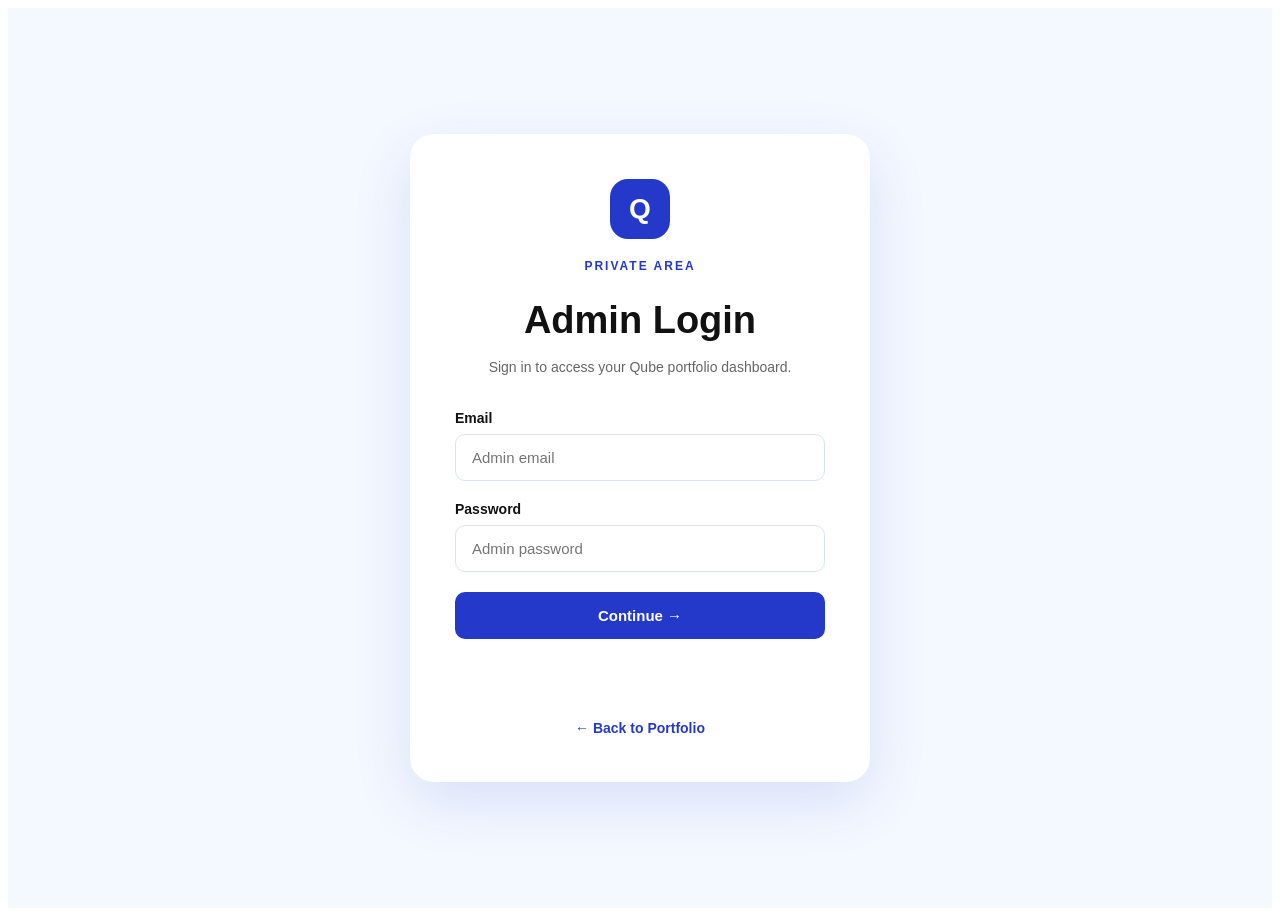
<file: admin-dashboard.html>
<!DOCTYPE html>
<html lang="en">
<head>
    <meta charset="UTF-8">

    <meta
        name="viewport"
        content="width=device-width, initial-scale=1.0"
    >

    <title>Qube Admin Dashboard</title>

    <link
        rel="stylesheet"
        href="style.css"
    >
</head>

<body class="admin-dashboard-page">

    <!-- =========================
         ADMIN HEADER
    ========================== -->

    <header class="admin-header">

        <div class="admin-brand">
            <span class="admin-brand-mark">Q</span>

            <div>
                <h2>Qube Admin</h2>
                <p>Portfolio Dashboard</p>
            </div>
        </div>

        <button
            id="logoutButton"
            class="admin-logout-button"
        >
            Logout
        </button>

    </header>


    <!-- =========================
         DASHBOARD MAIN
    ========================== -->

    <main class="admin-dashboard">

        <!-- Welcome -->

        <section class="dashboard-welcome">

            <p class="dashboard-label">
                ADMIN DASHBOARD
            </p>

            <h1>
                Welcome back, Qube.
            </h1>

            <p>
                Manage your portfolio messages
                and keep track of customer enquiries.
            </p>

        </section>


        <!-- =========================
             STATISTICS
        ========================== -->

        <section class="dashboard-stats">

            <div class="stat-card">

                <div class="stat-icon">
                    ✉
                </div>

                <div>
                    <p>Total Messages</p>

                    <h2 id="totalMessages">
                        0
                    </h2>
                </div>

            </div>


            <div class="stat-card">

                <div class="stat-icon">
                    ●
                </div>

                <div>
                    <p>Unread Messages</p>

                    <h2 id="unreadMessages">
                        0
                    </h2>
                </div>

            </div>


            <div class="stat-card">

                <div class="stat-icon">
                    ✓
                </div>

                <div>
                    <p>System Status</p>

                    <h2>
                        Online
                    </h2>
                </div>

            </div>

        </section>


        <!-- =========================
             CUSTOMER MESSAGES
        ========================== -->

        <section class="messages-section">

            <div class="messages-header">

                <div>

                    <p class="dashboard-label">
                        CUSTOMER MESSAGES
                    </p>

                    <h2>
                        Inbox
                    </h2>

                </div>


                <button
                    id="refreshMessages"
                    class="refresh-button"
                >
                    Refresh
                </button>

            </div>


            <!-- =========================
                 SEARCH
            ========================== -->

            <div class="message-search">

                <input
                    type="text"
                    id="messageSearch"
                    placeholder="Search messages..."
                    autocomplete="off"
                >

            </div>


            <!-- Dashboard notification -->

            <div
                id="dashboardMessage"
                class="dashboard-message"
            ></div>


            <!-- Messages -->

            <div
                id="messagesContainer"
                class="messages-container"
            >

                <div class="loading-messages">
                    Loading messages...
                </div>

            </div>

        </section>

    </main>


    <!-- =========================
         JAVASCRIPT
    ========================== -->

    <script>

        const API_URL =
            "https://qube-portfolio-backend.onrender.com";


        /* =========================
           ADMIN TOKEN
        ========================== */

        const token =
            sessionStorage.getItem("adminToken");


        if (!token) {

            window.location.href =
                "admin.html";

        }


        /* =========================
           CHECK ADMIN
        ========================== */

        async function checkAdmin() {

            if (!token) {

                window.location.href =
                    "admin.html";

                return;
            }


            try {

                const response =
                    await fetch(
                        `${API_URL}/api/admin/check`,
                        {
                            headers: {
                                "Authorization":
                                    `Bearer ${token}`
                            }
                        }
                    );


                if (!response.ok) {

                    sessionStorage.removeItem(
                        "adminToken"
                    );

                    window.location.href =
                        "admin.html";

                    return;
                }


                loadMessages();


            } catch (error) {

                console.error(
                    "Authentication error:",
                    error
                );


                showDashboardMessage(
                    "Unable to connect to the server.",
                    "error"
                );

            }

        }


        /* =========================
           LOAD MESSAGES
        ========================== */

        async function loadMessages() {

            const container =
                document.getElementById(
                    "messagesContainer"
                );


            /* Get current search */

            const searchInput =
                document.getElementById(
                    "messageSearch"
                );


            const searchTerm =
                searchInput
                    ? searchInput.value
                        .trim()
                        .toLowerCase()
                    : "";


            container.innerHTML = `

                <div class="loading-messages">
                    Loading messages...
                </div>

            `;


            try {

                const response =
                    await fetch(
                        `${API_URL}/api/admin/messages`,
                        {
                            headers: {
                                "Authorization":
                                    `Bearer ${token}`
                            }
                        }
                    );


                const data =
                    await response.json();


                if (!response.ok) {

                    if (
                        response.status === 401
                    ) {

                        sessionStorage.removeItem(
                            "adminToken"
                        );

                        window.location.href =
                            "admin.html";

                        return;

                    }


                    throw new Error(
                        data.message ||
                        "Unable to load messages."
                    );

                }


                /* =========================
                   SEARCH FILTER
                ========================== */

                const filteredMessages =
                    data.messages.filter(
                        function(message) {

                            return (

                                (message.name || "")
                                    .toLowerCase()
                                    .includes(
                                        searchTerm
                                    )

                                ||

                                (message.email || "")
                                    .toLowerCase()
                                    .includes(
                                        searchTerm
                                    )

                                ||

                                (message.subject || "")
                                    .toLowerCase()
                                    .includes(
                                        searchTerm
                                    )

                                ||

                                (message.message || "")
                                    .toLowerCase()
                                    .includes(
                                        searchTerm
                                    )

                            );

                        }
                    );


                displayMessages(
                    filteredMessages,
                    searchTerm
                );


                /* Statistics */

                document.getElementById(
                    "totalMessages"
                ).textContent =
                    data.stats.total;


                document.getElementById(
                    "unreadMessages"
                ).textContent =
                    data.stats.unread;


            } catch (error) {

                console.error(
                    "Messages error:",
                    error
                );


                container.innerHTML = `

                    <div class="empty-messages">

                        <h3>
                            Unable to load messages
                        </h3>

                        <p>
                            Please refresh the dashboard
                            and try again.
                        </p>

                    </div>

                `;

            }

        }


        /* =========================
           DISPLAY MESSAGES
        ========================== */

        function displayMessages(
            messages,
            searchTerm = ""
        ) {

            const container =
                document.getElementById(
                    "messagesContainer"
                );


            /* No messages */

            if (!messages.length) {

                if (searchTerm) {

                    container.innerHTML = `

                        <div class="empty-messages">

                            <div class="empty-icon">
                                🔍
                            </div>

                            <h3>
                                No matching messages
                            </h3>

                            <p>
                                Try another search term.
                            </p>

                        </div>

                    `;

                } else {

                    container.innerHTML = `

                        <div class="empty-messages">

                            <div class="empty-icon">
                                ✉
                            </div>

                            <h3>
                                No messages yet
                            </h3>

                            <p>
                                Customer messages will
                                appear here.
                            </p>

                        </div>

                    `;

                }

                return;

            }


            container.innerHTML = "";


            /* =========================
               CREATE MESSAGE CARDS
            ========================== */

            messages.forEach(
                function(message) {

                    const card =
                        document.createElement(
                            "article"
                        );


                    /* Read / unread class */

                    card.className =
                        Number(message.is_read) === 1
                            ? "message-card read"
                            : "message-card unread";


                    const date =
                        new Date(
                            message.created_at
                        );


                    card.innerHTML = `

                        <!-- Status -->

                        <div class="message-status">

                            ${
                                Number(
                                    message.is_read
                                ) === 1

                                    ? "✓ Read"

                                    : "● Unread"
                            }

                        </div>


                        <!-- Top -->

                        <div class="message-top">

                            <div class="message-sender">

                                <div class="sender-avatar">

                                    ${getInitial(
                                        message.name
                                    )}

                                </div>


                                <div>

                                    <h3>
                                        ${escapeHTML(
                                            message.name
                                        )}
                                    </h3>


                                    <a
                                        href="mailto:${escapeAttribute(
                                            message.email
                                        )}"
                                    >
                                        ${escapeHTML(
                                            message.email
                                        )}
                                    </a>

                                </div>

                            </div>


                            <span class="message-date">

                                ${date.toLocaleString()}

                            </span>

                        </div>


                        <!-- Subject -->

                        <div class="message-subject">

                            <strong>

                                ${escapeHTML(
                                    message.subject ||
                                    "No subject"
                                )}

                            </strong>

                        </div>


                        <!-- Message -->

                        <div class="message-body">

                            ${escapeHTML(
                                message.message
                            )}

                        </div>


                        <!-- Actions -->

                        <div class="message-actions">


                            ${
                                Number(
                                    message.is_read
                                ) === 0

                                    ? `

                                        <button
                                            class="mark-read-button"
                                            onclick="markMessageAsRead(${message.id})"
                                        >

                                            ✓ Mark as Read

                                        </button>

                                      `

                                    : ""
                            }


                            <!-- Reply -->

                            <a
                                href="mailto:${escapeAttribute(
                                    message.email
                                )}?subject=Re: ${encodeURIComponent(
                                    message.subject ||
                                    "Your message"
                                )}"
                                class="reply-button"
                            >

                                Reply

                            </a>


                            <!-- Delete -->

                            <button
                                class="delete-message-button"
                                onclick="deleteMessage(${message.id})"
                            >

                                🗑 Delete

                            </button>


                        </div>

                    `;


                    container.appendChild(
                        card
                    );

                }
            );

        }


        /* =========================
           GET INITIAL
        ========================== */

        function getInitial(name) {

            if (!name) {

                return "Q";

            }


            return name
                .trim()
                .charAt(0)
                .toUpperCase();

        }


        /* =========================
           ESCAPE HTML
        ========================== */

        function escapeHTML(value) {

            const div =
                document.createElement(
                    "div"
                );


            div.textContent =
                value || "";


            return div.innerHTML;

        }


        /* =========================
           ESCAPE ATTRIBUTE
        ========================== */

        function escapeAttribute(value) {

            return String(value || "")
                .replace(
                    /"/g,
                    "&quot;"
                )
                .replace(
                    /'/g,
                    "&#39;"
                );

        }


        /* =========================
           DASHBOARD MESSAGE
        ========================== */

        function showDashboardMessage(
            text,
            type
        ) {

            const element =
                document.getElementById(
                    "dashboardMessage"
                );


            element.textContent =
                text;


            element.className =
                `dashboard-message ${type}`;

        }


        /* =========================
           REFRESH
        ========================== */

        document
            .getElementById(
                "refreshMessages"
            )
            .addEventListener(
                "click",
                loadMessages
            );


        /* =========================
           LIVE SEARCH
        ========================== */

        document
            .getElementById(
                "messageSearch"
            )
            .addEventListener(
                "input",
                loadMessages
            );


        /* =========================
           LOGOUT
        ========================== */

        document
            .getElementById(
                "logoutButton"
            )
            .addEventListener(
                "click",
                async function logout() {

                    try {

                        await fetch(
                            `${API_URL}/api/admin/logout`,
                            {
                                method: "POST",

                                headers: {
                                    "Authorization":
                                        `Bearer ${token}`
                                }
                            }
                        );


                    } catch (error) {

                        console.error(
                            "Logout error:",
                            error
                        );


                    } finally {

                        sessionStorage.removeItem(
                            "adminToken"
                        );


                        window.location.href =
                            "admin.html";

                    }

                }
            );


        /* =========================
           MARK MESSAGE AS READ
        ========================== */

        async function markMessageAsRead(
            messageId
        ) {

            try {

                const response =
                    await fetch(
                        `${API_URL}/api/admin/messages/${messageId}/read`,
                        {
                            method: "PATCH",

                            headers: {
                                "Authorization":
                                    `Bearer ${token}`
                            }
                        }
                    );


                const data =
                    await response.json();


                if (!response.ok) {

                    alert(
                        data.message ||
                        "Unable to mark message as read."
                    );

                    return;

                }


                loadMessages();


            } catch (error) {

                console.error(
                    "Mark read error:",
                    error
                );


                alert(
                    "Unable to update the message."
                );

            }

        }


        /* =========================
           DELETE MESSAGE
        ========================== */

        async function deleteMessage(
            messageId
        ) {

            const confirmed =
                confirm(
                    "Are you sure you want to delete this message?"
                );


            if (!confirmed) {

                return;

            }


            try {

                const response =
                    await fetch(
                        `${API_URL}/api/admin/messages/${messageId}`,
                        {
                            method: "DELETE",

                            headers: {
                                "Authorization":
                                    `Bearer ${token}`
                            }
                        }
                    );


                const data =
                    await response.json();


                if (!response.ok) {

                    alert(
                        data.message ||
                        "Unable to delete message."
                    );

                    return;

                }


                loadMessages();


            } catch (error) {

                console.error(
                    "Delete message error:",
                    error
                );


                alert(
                    "Unable to delete the message."
                );

            }

        }


        /* =========================
           START DASHBOARD
        ========================== */

        checkAdmin();

    </script>

</body>
</html>
</file>
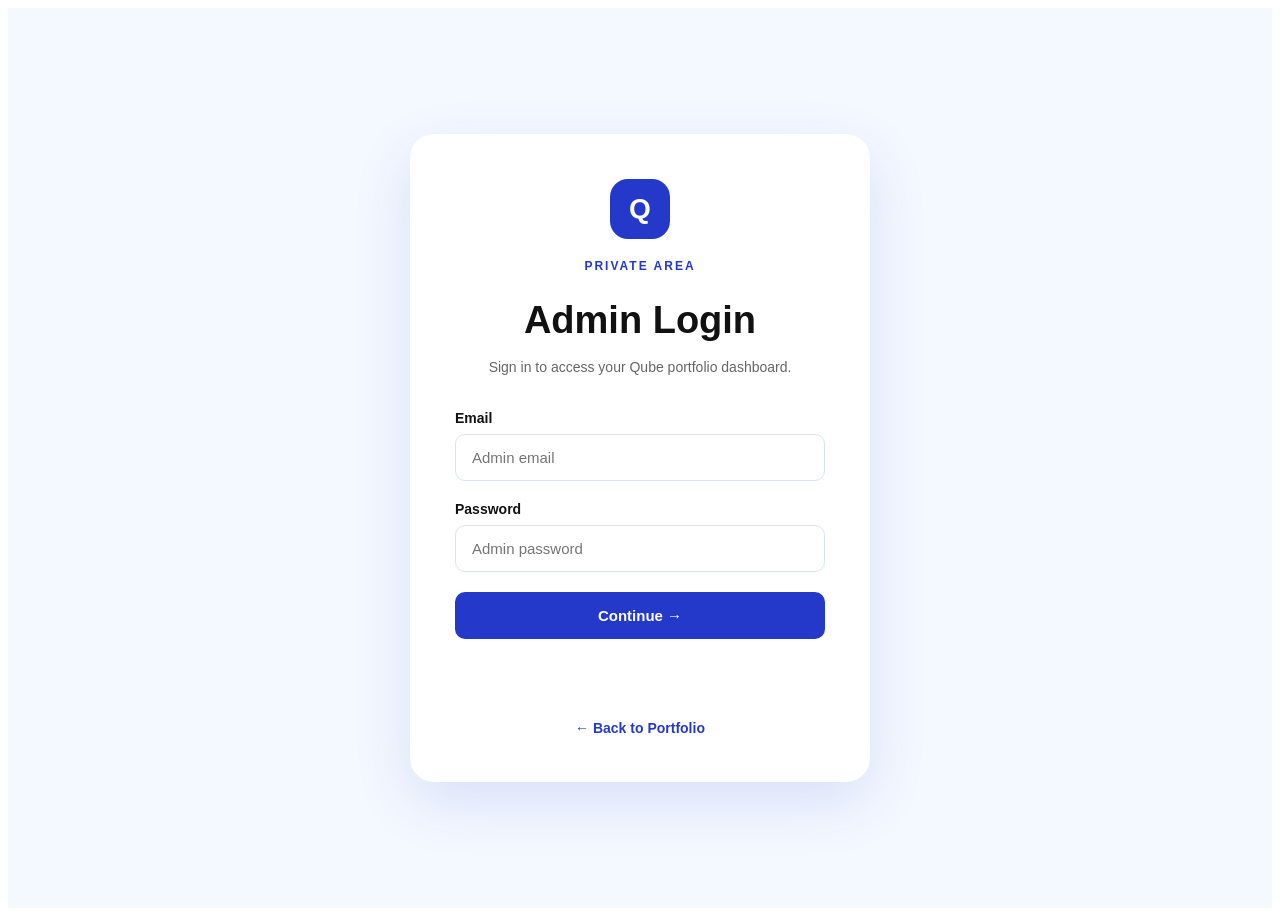
<file: admin.html>
<!DOCTYPE html>
<html lang="en">

<head>
    <meta charset="UTF-8">

    <meta
        name="viewport"
        content="width=device-width, initial-scale=1.0"
    >

    <title>Qube Admin Login</title>

    <link rel="stylesheet" href="style.css">
</head>

<body>

    <main class="admin-page">

        <div class="admin-login-card">

            <div class="admin-logo">
                Q
            </div>

            <p class="admin-label">
                PRIVATE AREA
            </p>

            <h1>
                Admin Login
            </h1>

            <p class="admin-description">
                Sign in to access your Qube portfolio dashboard.
            </p>


            <!-- LOGIN FORM -->

            <form id="adminLoginForm">

                <div class="admin-field">

                    <label for="adminEmail">
                        Email
                    </label>

                    <input
                        type="email"
                        id="adminEmail"
                        placeholder="Admin email"
                        required
                    >

                </div>


                <div class="admin-field">

                    <label for="adminPassword">
                        Password
                    </label>

                    <input
                        type="password"
                        id="adminPassword"
                        placeholder="Admin password"
                        required
                    >

                </div>


                <button
                    type="submit"
                    class="admin-login-button"
                >
                    Continue →
                </button>

            </form>


            <!-- OTP FORM -->

            <form
                id="otpForm"
                style="display: none;"
            >

                <div class="otp-icon">
                    ✉
                </div>

                <h2>
                    Check Your Email
                </h2>

                <p class="admin-description">
                    We've sent a 6-digit verification code
                    to your admin email.
                </p>


                <!-- OTP BOXES -->

                <div class="otp-field">

                    <label>
                        Verification Code
                    </label>

                    <div class="otp-inputs">

                        <input
                            type="text"
                            class="otp-box"
                            maxlength="1"
                            inputmode="numeric"
                            autocomplete="one-time-code"
                            aria-label="OTP digit 1"
                        >

                        <input
                            type="text"
                            class="otp-box"
                            maxlength="1"
                            inputmode="numeric"
                            aria-label="OTP digit 2"
                        >

                        <input
                            type="text"
                            class="otp-box"
                            maxlength="1"
                            inputmode="numeric"
                            aria-label="OTP digit 3"
                        >

                        <input
                            type="text"
                            class="otp-box"
                            maxlength="1"
                            inputmode="numeric"
                            aria-label="OTP digit 4"
                        >

                        <input
                            type="text"
                            class="otp-box"
                            maxlength="1"
                            inputmode="numeric"
                            aria-label="OTP digit 5"
                        >

                        <input
                            type="text"
                            class="otp-box"
                            maxlength="1"
                            inputmode="numeric"
                            aria-label="OTP digit 6"
                        >

                    </div>

                </div>


                <button
                    type="submit"
                    class="admin-login-button"
                >
                    Verify OTP →
                </button>

            </form>


            <p
                id="adminMessage"
                class="admin-message"
            ></p>


            <a
                href="index.html"
                class="back-to-site"
            >
                ← Back to Portfolio
            </a>

        </div>

    </main>


    <script>

        const adminLoginForm =
            document.getElementById("adminLoginForm");

        const otpForm =
            document.getElementById("otpForm");

        const adminMessage =
            document.getElementById("adminMessage");


        // ===============================
        // OTP INPUT BOXES
        // ===============================

        const otpBoxes =
            document.querySelectorAll(".otp-box");


        otpBoxes.forEach(function(box, index) {

            box.addEventListener(
                "input",
                function() {

                    /*
                     * Allow numbers only
                     */

                    this.value =
                        this.value.replace(
                            /[^0-9]/g,
                            ""
                        );


                    /*
                     * Automatically move
                     * to the next box
                     */

                    if (
                        this.value &&
                        index < otpBoxes.length - 1
                    ) {

                        otpBoxes[index + 1].focus();

                    }

                }
            );


            box.addEventListener(
                "keydown",
                function(event) {

                    /*
                     * Backspace:
                     * move to previous box
                     */

                    if (
                        event.key === "Backspace" &&
                        !this.value &&
                        index > 0
                    ) {

                        otpBoxes[index - 1].focus();

                    }


                    /*
                     * Arrow left
                     */

                    if (
                        event.key === "ArrowLeft" &&
                        index > 0
                    ) {

                        otpBoxes[index - 1].focus();

                    }


                    /*
                     * Arrow right
                     */

                    if (
                        event.key === "ArrowRight" &&
                        index < otpBoxes.length - 1
                    ) {

                        otpBoxes[index + 1].focus();

                    }

                }
            );


            /*
             * Select existing digit
             * when the box receives focus
             */

            box.addEventListener(
                "focus",
                function() {

                    this.select();

                }
            );

        });


        // ===============================
        // PASTE OTP
        // ===============================

        otpBoxes[0].addEventListener(
            "paste",
            function(event) {

                event.preventDefault();


                const pastedText =
                    (
                        event.clipboardData ||
                        window.clipboardData
                    )
                    .getData("text")
                    .replace(
                        /[^0-9]/g,
                        ""
                    )
                    .slice(0, 6);


                pastedText
                    .split("")
                    .forEach(
                        function(digit, index) {

                            if (otpBoxes[index]) {

                                otpBoxes[index].value =
                                    digit;

                            }

                        }
                    );


                /*
                 * Focus the last filled box
                 */

                if (pastedText.length > 0) {

                    const focusIndex =
                        Math.min(
                            pastedText.length,
                            otpBoxes.length
                        ) - 1;

                    otpBoxes[focusIndex].focus();

                }

            }
        );


        // ===============================
        // STEP 1 — ADMIN LOGIN
        // ===============================

        adminLoginForm.addEventListener(
            "submit",
            async function (event) {

                event.preventDefault();


                const email =
                    document
                        .getElementById("adminEmail")
                        .value
                        .trim();


                const password =
                    document
                        .getElementById("adminPassword")
                        .value;


                adminMessage.textContent =
                    "Checking credentials...";


                adminMessage.className =
                    "admin-message";


                try {

                    const response =
                        await fetch(
                            "https://qube-portfolio-backend.onrender.com/api/admin/login",
                            {
                                method: "POST",

                                headers: {
                                    "Content-Type":
                                        "application/json"
                                },

                                body: JSON.stringify({
                                    email: email,
                                    password: password
                                })
                            }
                        );


                    const data =
                        await response.json();


                    if (response.ok) {

                        adminMessage.textContent =
                            "OTP sent! Check your email.";


                        adminMessage.className =
                            "admin-message success";


                        adminLoginForm.style.display =
                            "none";


                        otpForm.style.display =
                            "block";


                        /*
                         * Automatically focus
                         * the first OTP box
                         */

                        setTimeout(
                            function() {

                                otpBoxes[0].focus();

                            },
                            100
                        );


                    } else {

                        adminMessage.textContent =
                            data.message ||
                            "Invalid login details.";


                        adminMessage.className =
                            "admin-message error";

                    }


                } catch (error) {

                    console.error(error);


                    adminMessage.textContent =
                        "Unable to connect to the server.";


                    adminMessage.className =
                        "admin-message error";

                }

            }
        );


        // ===============================
        // STEP 2 — VERIFY OTP
        // ===============================

        otpForm.addEventListener(
            "submit",
            async function (event) {

                event.preventDefault();


                /*
                 * Combine the six boxes
                 * into one OTP
                 */

                let otp = "";


                otpBoxes.forEach(
                    function(box) {

                        otp += box.value;

                    }
                );


                /*
                 * Make sure all 6 digits
                 * have been entered
                 */

                if (otp.length !== 6) {

                    adminMessage.textContent =
                        "Please enter all 6 digits.";


                    adminMessage.className =
                        "admin-message error";


                    return;

                }


                adminMessage.textContent =
                    "Verifying OTP...";


                adminMessage.className =
                    "admin-message";


                try {

                    const response =
                        await fetch(
                            "https://qube-portfolio-backend.onrender.com/api/admin/verify-otp",
                            {
                                method: "POST",

                                headers: {
                                    "Content-Type":
                                        "application/json"
                                },

                                body: JSON.stringify({
                                    otp: otp
                                })
                            }
                        );


                    const data =
                        await response.json();


                    if (response.ok) {

                        sessionStorage.setItem(
                            "adminToken",
                            data.token
                        );


                        adminMessage.textContent =
                            "Login successful!";


                        adminMessage.className =
                            "admin-message success";


                        setTimeout(
                            function() {

                                window.location.href =
                                    "admin-dashboard.html";

                            },
                            800
                        );


                    } else {

                        adminMessage.textContent =
                            data.message ||
                            "Invalid OTP.";


                        adminMessage.className =
                            "admin-message error";

                    }


                } catch (error) {

                    console.error(error);


                    adminMessage.textContent =
                        "Unable to verify OTP.";


                    adminMessage.className =
                        "admin-message error";

                }

            }
        );

    </script>

</body>

</html>
</file>
<file: style.css>
<style>
        * {
            margin: 0;
            padding: 0;
            box-sizing: border-box;
        }

        body {
            font-family: Arial, sans-serif;
            background-color: #ffffff;
            color: #111111;
        }

        header {
    background-color: rgba(255, 255, 255, 0.95);
    padding: 18px 20px;
    border-bottom: 1px solid #eeeeee;

    position: sticky;
    top: 0;
    z-index: 1000;

    backdrop-filter: blur(10px);
}

.navbar {
    max-width: 1100px;
    margin: auto;

    display: flex;
    align-items: center;
    justify-content: space-between;

    gap: 30px;
}

.logo {
    font-size: 27px;
    font-weight: 800;
    letter-spacing: -1px;
    color: #111111;
}

.logo span {
    color: #2439c9;
}


/* NAVIGATION */

nav {
    display: flex;
    align-items: center;
    gap: 28px;
}

nav a {
    color: #555555;
    text-decoration: none;

    font-size: 14px;
    font-weight: 600;

    transition: 0.3s ease;
}

nav a:hover {
    color: #2439c9;
}


/* LET'S TALK BUTTON */

.nav-button {
    text-decoration: none;

    background-color: #2439c9;
    color: white;

    padding: 11px 20px;

    border-radius: 25px;

    font-size: 14px;
    font-weight: 600;

    transition: 0.3s ease;
}

.nav-button:hover {
    background-color: #1b2da8;
    transform: translateY(-2px);
}

      /* =========================
   HERO SECTION
========================= */

.hero {
    min-height: 85vh;

    position: relative;

    overflow: hidden;

    background: #f1f7ff;

    display: flex;

    align-items: center;
}


.hero-container {

    width: 90%;

    max-width: 1150px;

    margin: auto;

    display: grid;

    grid-template-columns: 1fr 1fr;

    align-items: center;

    gap: 50px;

    padding: 80px 0;

}


/* =========================
   HERO TEXT
========================= */

.hero-text {
    position: relative;

    z-index: 2;
}


.hero-small {

    font-size: 14px;

    font-weight: 600;

    letter-spacing: 1.5px;

    color: #555;

    margin-bottom: 20px;
}


.hero h1 {

    font-size: 62px;

    line-height: 1.05;

    letter-spacing: -2px;

    margin-bottom: 25px;
}


.hero h1 span {

    color: #2439c9;

}


.hero h1 strong {

    color: #2439c9;

    font-weight: 800;

}


.hero-description {

    max-width: 560px;

    font-size: 17px;

    line-height: 1.8;

    color: #666;

    margin-bottom: 30px;

}


/* =========================
   HERO BUTTONS
========================= */

.hero-buttons {

    display: flex;

    gap: 12px;

    flex-wrap: wrap;

}


.hero-btn {

    display: inline-flex;

    align-items: center;

    gap: 10px;

    padding: 14px 24px;

    border-radius: 30px;

    background: #2439c9;

    color: white;

    text-decoration: none;

    font-weight: 600;

    transition: 0.3s ease;

}


.hero-btn:hover {

    transform: translateY(-3px);

    box-shadow: 0 10px 25px rgba(36, 57, 201, 0.25);

}


.hero-btn-outline {

    background: transparent;

    color: #2439c9;

    border: 2px solid #2439c9;

}


/* =========================
   TECH TAGS
========================= */

.hero-tech {

    display: flex;

    gap: 8px;

    flex-wrap: wrap;

    margin-top: 30px;

}


.hero-tech span {

    background: white;

    border: 1px solid #e1e5ed;

    padding: 7px 11px;

    border-radius: 20px;

    font-size: 12px;

    font-weight: 600;

    color: #555;

}


/* =========================
   HERO IMAGE AREA
========================= */

.hero-image {

    min-height: 500px;

    position: relative;

    display: flex;

    align-items: center;

    justify-content: center;

}


/* Big circular background */

.image-background {

    position: absolute;

    width: 430px;

    height: 430px;

    border-radius: 50%;

    background: #dce8ff;

}


/* Photo placeholder */

.image-placeholder {

    width: 330px;

    height: 430px;

    border-radius: 160px 160px 35px 35px;

    background: linear-gradient(
        145deg,
        #d7e3ff,
        #b8c8f5
    );

    position: relative;

    z-index: 2;

    display: flex;

    flex-direction: column;

    align-items: center;

    justify-content: center;

    box-shadow:
        0 25px 60px rgba(30, 50, 120, 0.18);

}


.qube-symbol {

    font-size: 120px;

    font-weight: 800;

    color: #2439c9;

    line-height: 1;

}


.image-placeholder p {

    font-size: 12px;

    letter-spacing: 2px;

    font-weight: bold;

    color: #536075;

    margin-top: 10px;

}


/* =========================
   FLOATING CARDS
========================= */

.floating-card {

    position: absolute;

    z-index: 5;

    display: flex;

    align-items: center;

    gap: 10px;

    background: white;

    padding: 12px 15px;

    border-radius: 14px;

    box-shadow:
        0 15px 35px rgba(30, 50, 100, 0.13);

}


.floating-icon {

    width: 40px;

    height: 40px;

    display: flex;

    align-items: center;

    justify-content: center;

    border-radius: 10px;

    background: #eef1ff;

    color: #2439c9;

    font-weight: bold;

}


.floating-card strong {

    display: block;

    font-size: 12px;

}


.floating-card small {

    display: block;

    font-size: 10px;

    color: #777;

}


.floating-one {

    top: 80px;

    left: 0;

}


.floating-two {

    bottom: 70px;

    right: 0;

}


/* Q badge */

.q-badge {

    position: absolute;

    bottom: 30px;

    left: 18%;

    z-index: 6;

    width: 50px;

    height: 50px;

    border-radius: 50%;

    display: flex;

    align-items: center;

    justify-content: center;

    background: #2439c9;

    color: white;

    font-size: 20px;

    font-weight: bold;

    box-shadow: 0 10px 25px rgba(36,57,201,.3);

}


/* Decorative shapes */

.hero-circle {

    position: absolute;

    width: 120px;

    height: 120px;

    border: 18px solid #dce4ff;

    border-radius: 50%;

    left: -45px;

    top: 100px;

}


.hero-dots {

    position: absolute;

    width: 90px;

    height: 90px;

    right: 5%;

    top: 70px;

    background-image: radial-gradient(
        #91a1e8 1.5px,
        transparent 1.5px
    );

    background-size: 12px 12px;

    opacity: .6;

}
        .btn-outline {
            background-color: transparent;
            color: #2439c9;
            border: 2px solid #2439c9;
        }

        @media (max-width: 600px) {

            .hero h1 {
                font-size: 40px;
            }

            .hero p {
                font-size: 16px;
            }

        }
        
        @media (max-width: 700px) {

    .navbar {
        gap: 15px;
    }

    nav {
        display: none;
    }

    .nav-button {
        padding: 10px 16px;
        font-size: 13px;
    }

    .logo {
        font-size: 24px;
    }

}

.menu-btn {
    display: none;

    background: none;
    border: none;

    font-size: 28px;
    color: #2439c9;

    cursor: pointer;
}


/* MOBILE NAVIGATION */

@media (max-width: 700px) {

    .navbar {
        position: relative;
    }

    .menu-btn {
        display: block;
    }

    nav {
        display: none;

        position: absolute;

        top: 65px;
        left: 0;
        right: 0;

        background: white;

        padding: 20px;

        flex-direction: column;
        gap: 20px;

        border-radius: 0 0 20px 20px;

        box-shadow: 0 15px 30px rgba(0,0,0,0.08);
    }

    nav.show {
        display: flex;
    }

    nav a {
        font-size: 16px;
    }

}
/* =========================
   FINAL MOBILE HERO FIX
========================= */

@media screen and (max-width: 700px) {

    .hero-container {
        display: flex !important;
        flex-direction: column !important;
        width: 100% !important;
        max-width: 100% !important;
        padding: 60px 25px 70px !important;
        gap: 20px !important;
    }

    .hero-text {
        width: 100% !important;
        text-align: left !important;
    }

    .hero-small {
        font-size: 12px !important;
        line-height: 1.6 !important;
    }

    .hero h1 {
        font-size: 42px !important;
        line-height: 1.08 !important;
        letter-spacing: -1.5px !important;
    }

    .hero-description {
        width: 100% !important;
        font-size: 16px !important;
        line-height: 1.7 !important;
    }

    .hero-buttons {
        justify-content: flex-start !important;
    }

    .hero-tech {
        justify-content: flex-start !important;
    }

    .hero-image {
        width: 100% !important;
        min-height: 390px !important;
        margin-top: 10px !important;
        overflow: hidden !important;
    }

    .image-background {
        width: 310px !important;
        height: 310px !important;
    }

    .image-placeholder {
        width: 230px !important;
        height: 330px !important;
    }

    .floating-one {
        left: 0 !important;
        top: 45px !important;
    }

    .floating-two {
        right: 0 !important;
        bottom: 45px !important;
    }

    .q-badge {
        left: 12% !important;
        bottom: 15px !important;
    }

}

/* =========================
   ABOUT SECTION
========================= */

.about {

    background: #ffffff;

    padding: 110px 20px;

}


.about-container {

    width: 90%;

    max-width: 1150px;

    margin: auto;

    display: grid;

    grid-template-columns: 0.9fr 1.1fr;

    align-items: center;

    gap: 90px;

}


/* =========================
   ABOUT VISUAL
========================= */

.about-visual {

    min-height: 430px;

    position: relative;

    display: flex;

    align-items: center;

    justify-content: center;

}


.about-card {

    width: 330px;

    height: 390px;

    border-radius: 30px;

    background: linear-gradient(
        145deg,
        #eef3ff,
        #d8e2ff
    );

    display: flex;

    flex-direction: column;

    align-items: center;

    justify-content: center;

    box-shadow:
        0 25px 60px rgba(36,57,201,.10);

}


.about-avatar {

    width: 180px;

    height: 180px;

    border-radius: 50%;

    background: #2439c9;

    color: white;

    display: flex;

    align-items: center;

    justify-content: center;

    font-size: 75px;

    font-weight: 800;

    margin-bottom: 25px;

}


.about-card-text {

    text-align: center;

}


.about-card-text strong {

    display: block;

    font-size: 22px;

    margin-bottom: 6px;

}


.about-card-text span {

    color: #666;

    font-size: 13px;

}


/* Experience card */

.experience-card {

    position: absolute;

    right: 0;

    bottom: 45px;

    background: white;

    padding: 18px 20px;

    border-radius: 16px;

    display: flex;

    align-items: center;

    gap: 13px;

    box-shadow:
        0 15px 35px rgba(30,50,100,.12);

}


.experience-number {

    width: 45px;

    height: 45px;

    border-radius: 12px;

    background: #eef1ff;

    color: #2439c9;

    display: flex;

    align-items: center;

    justify-content: center;

    font-weight: 800;

}


.experience-card strong {

    display: block;

    font-size: 13px;

}


.experience-card span {

    display: block;

    color: #777;

    font-size: 11px;

    margin-top: 4px;

}


/* =========================
   ABOUT CONTENT
========================= */

.section-label {

    font-size: 13px;

    font-weight: 700;

    letter-spacing: 2px;

    color: #2439c9;

    margin-bottom: 15px;

}


.about-content h2 {

    font-size: 46px;

    line-height: 1.15;

    letter-spacing: -1.5px;

    margin-bottom: 22px;

}


.about-content h2 span {

    color: #2439c9;

    display: block;

}


.about-intro {

    font-size: 18px;

    line-height: 1.7;

    color: #333;

    margin-bottom: 15px;

}


.about-text {

    font-size: 15px;

    line-height: 1.8;

    color: #777;

    margin-bottom: 30px;

}


/* =========================
   SKILLS
========================= */

.skill-list {

    display: flex;

    flex-direction: column;

    gap: 18px;

}


.skill-info {

    display: flex;

    justify-content: space-between;

    margin-bottom: 7px;

}


.skill-info span {

    font-size: 13px;

    font-weight: 600;

}


.skill-info strong {

    font-size: 12px;

    color: #2439c9;

}


.skill-bar {

    width: 100%;

    height: 7px;

    background: #edf0f5;

    border-radius: 20px;

    overflow: hidden;

}


.skill-bar span {

    display: block;

    height: 100%;

    background: #2439c9;

    border-radius: 20px;

}

/* =========================
   MOBILE ABOUT
========================= */

@media screen and (max-width: 700px) {

    .about {

        padding: 80px 20px;

    }


    .about-container {

        width: 100%;

        grid-template-columns: 1fr;

        gap: 55px;

    }


    .about-visual {

        min-height: 380px;

    }


    .about-card {

        width: 280px;

        height: 350px;

    }


    .about-avatar {

        width: 150px;

        height: 150px;

        font-size: 60px;

    }


    .experience-card {

        right: 0;

        bottom: 25px;

    }


    .about-content h2 {

        font-size: 38px;

    }


    .about-intro {

        font-size: 17px;

    }


    .about-text {

        font-size: 15px;

    }

}

/* =========================
   SERVICES SECTION
========================= */

.services {

    background: #f5f7ff;

    padding: 110px 20px;

}


.services-container {

    width: 90%;

    max-width: 1150px;

    margin: auto;

}


/* =========================
   SECTION HEADING
========================= */

.section-heading {

    max-width: 650px;

    margin: 0 auto 60px;

    text-align: center;

}


.section-heading h2 {

    font-size: 46px;

    line-height: 1.15;

    letter-spacing: -1.5px;

    margin-bottom: 18px;

}


.section-heading h2 span {

    color: #2439c9;

}


.section-heading > p:last-child {

    color: #777;

    font-size: 15px;

    line-height: 1.8;

}


/* =========================
   SERVICES GRID
========================= */

.services-grid {

    display: grid;

    grid-template-columns:
        repeat(3, 1fr);

    gap: 20px;

}


/* =========================
   SERVICE CARD
========================= */

.service-card {

    background: white;

    padding: 30px;

    border: 1px solid #e9ecf5;

    border-radius: 22px;

    min-height: 310px;

    display: flex;

    flex-direction: column;

    transition: .35s ease;

}


.service-card:hover {

    transform: translateY(-7px);

    box-shadow:
        0 20px 45px rgba(36,57,201,.10);

    border-color: #d9def5;

}


/* Featured card */

.service-card.featured {

    background: #2439c9;

    color: white;

    border-color: #2439c9;

}


.service-card.featured p {

    color: rgba(255,255,255,.78);

}


.service-card.featured .service-number {

    color: rgba(255,255,255,.6);

}


.service-card.featured .service-icon {

    background: rgba(255,255,255,.15);

    color: white;

}


.service-card.featured .service-tags span {

    background: rgba(255,255,255,.12);

    color: white;

    border-color: rgba(255,255,255,.15);

}


/* =========================
   SERVICE TOP
========================= */

.service-top {

    display: flex;

    justify-content: space-between;

    align-items: center;

    margin-bottom: 30px;

}


.service-number {

    font-size: 12px;

    font-weight: 700;

    color: #a0a6b5;

}


.service-icon {

    width: 48px;

    height: 48px;

    border-radius: 14px;

    background: #eef1ff;

    color: #2439c9;

    display: flex;

    align-items: center;

    justify-content: center;

    font-size: 19px;

    font-weight: 700;

}


/* =========================
   SERVICE CONTENT
========================= */

.service-card h3 {

    font-size: 21px;

    margin-bottom: 13px;

}


.service-card p {

    color: #777;

    font-size: 14px;

    line-height: 1.7;

    margin-bottom: 25px;

}


/* =========================
   SERVICE TAGS
========================= */

.service-tags {

    display: flex;

    flex-wrap: wrap;

    gap: 7px;

    margin-top: auto;

}


.service-tags span {

    padding: 6px 9px;

    background: #f5f6fa;

    border: 1px solid #e8eaf0;

    border-radius: 15px;

    font-size: 10px;

    font-weight: 600;

    color: #666;

}


/* =========================
   PORTFOLIO SECTION
========================= */

.portfolio {

    background: #ffffff;

    padding: 110px 20px;

}


.portfolio-container {

    width: 90%;

    max-width: 1150px;

    margin: auto;

}


.portfolio-heading {

    margin-bottom: 35px;

}


/* =========================
   FILTERS
========================= */

.portfolio-filters {

    display: flex;

    justify-content: center;

    gap: 8px;

    margin-bottom: 45px;

    flex-wrap: wrap;

}


.filter-btn {

    border: 1px solid #e3e6ef;

    background: white;

    color: #666;

    padding: 9px 18px;

    border-radius: 25px;

    font-size: 13px;

    font-weight: 600;

    cursor: pointer;

    transition: .3s ease;

}


.filter-btn:hover {

    color: #2439c9;

    border-color: #2439c9;

}


.filter-btn.active {

    background: #2439c9;

    color: white;

    border-color: #2439c9;

}


/* =========================
   PROJECT GRID
========================= */

.portfolio-grid {

    display: grid;

    grid-template-columns:
        repeat(2, 1fr);

    gap: 25px;

}


/* =========================
   PROJECT CARD
========================= */

.project-card {

    border: 1px solid #e9ecf3;

    border-radius: 22px;

    overflow: hidden;

    background: white;

    transition: .35s ease;

}


.project-card:hover {

    transform: translateY(-7px);

    box-shadow:
        0 20px 45px rgba(30,50,100,.10);

}


/* =========================
   PROJECT IMAGE
========================= */

.project-image {

    height: 270px;

    display: flex;

    align-items: center;

    justify-content: center;

    overflow: hidden;

    position: relative;

}


.project-one {

    background: #e8efff;

}


.project-two {

    background: #edf8f5;

}


.project-three {

    background: #f4edff;

}


.project-four {

    background: #eaf0f5;

}


/* =========================
   BROWSER MOCKUP
========================= */

.project-browser {

    width: 75%;

    height: 75%;

    background: white;

    border-radius: 10px;

    box-shadow:
        0 15px 30px rgba(30,50,100,.15);

    overflow: hidden;

}


.browser-bar {

    height: 25px;

    background: #f2f3f7;

    display: flex;

    align-items: center;

    gap: 5px;

    padding-left: 10px;

}


.browser-bar span,
.code-header span {

    width: 7px;

    height: 7px;

    border-radius: 50%;

    background: #b8becb;

}


.browser-content {

    padding: 25px;

}


.browser-line {

    width: 70%;

    height: 8px;

    background: #dfe4ef;

    border-radius: 5px;

    margin-bottom: 10px;

}


.browser-line.large {

    width: 85%;

    height: 15px;

    background: #2439c9;

}


.browser-line.short {

    width: 45%;

}


.browser-boxes {

    display: flex;

    gap: 8px;

    margin-top: 25px;

}


.browser-boxes span {

    width: 30%;

    height: 60px;

    background: #edf1ff;

    border-radius: 7px;

}


/* =========================
   PHONE MOCKUP
========================= */

.phone-mockup {

    width: 145px;

    height: 245px;

    background: #151922;

    border-radius: 25px;

    padding: 7px;

    box-shadow:
        0 20px 35px rgba(20,30,40,.25);

}


.phone-screen {

    height: 100%;

    background: white;

    border-radius: 19px;

    padding: 18px 12px;

    position: relative;

}


.app-header {

    font-weight: 800;

    font-size: 13px;

    margin-bottom: 18px;

}


.app-card {

    height: 65px;

    border-radius: 10px;

    background: #2439c9;

    margin-bottom: 10px;

}


.small-card {

    background: #edf1ff;

    height: 50px;

}


.app-nav {

    position: absolute;

    bottom: 12px;

    left: 15px;

    right: 15px;

    display: flex;

    justify-content: space-around;

    color: #2439c9;

}


/* =========================
   DESIGN MOCKUP
========================= */

.design-layout {

    width: 75%;

    height: 75%;

    display: flex;

    background: white;

    border-radius: 10px;

    overflow: hidden;

    box-shadow:
        0 15px 30px rgba(30,50,100,.12);

}


.design-sidebar {

    width: 22%;

    background: #2439c9;

}


.design-main {

    flex: 1;

    padding: 20px;

}


.design-title {

    width: 55%;

    height: 14px;

    background: #26304a;

    border-radius: 5px;

    margin-bottom: 25px;

}


.design-row {

    display: flex;

    gap: 10px;

    margin-bottom: 12px;

}


.design-row span {

    height: 65px;

    flex: 1;

    background: #edf0f8;

    border-radius: 7px;

}


/* =========================
   CODE WINDOW
========================= */

.code-window {

    width: 75%;

    height: 70%;

    background: #182033;

    border-radius: 10px;

    box-shadow:
        0 15px 35px rgba(20,30,50,.20);

    overflow: hidden;

}


.code-header {

    height: 28px;

    display: flex;

    align-items: center;

    gap: 5px;

    padding-left: 12px;

    background: #111827;

}


.code-lines {

    padding: 25px;

}


.code-lines div {

    height: 7px;

    border-radius: 5px;

    background: #68738b;

    margin-bottom: 12px;

}


.code-lines div:nth-child(1) {

    width: 70%;

}


.code-lines div:nth-child(2) {

    width: 90%;

}


.code-lines div:nth-child(3) {

    width: 55%;

}


.code-lines div:nth-child(4) {

    width: 80%;

}


.code-lines div:nth-child(5) {

    width: 65%;

}


.code-lines div:nth-child(6) {

    width: 40%;

}


/* =========================
   PROJECT INFO
========================= */

.project-info {

    padding: 22px 25px 0;

    display: flex;

    justify-content: space-between;

    align-items: flex-start;

}


.project-type {

    font-size: 10px;

    font-weight: 700;

    letter-spacing: 1.3px;

    color: #2439c9;

    margin-bottom: 7px;

}


.project-info h3 {

    font-size: 20px;

}


.project-arrow {

    width: 35px;

    height: 35px;

    border-radius: 50%;

    background: #f0f2f8;

    display: flex;

    align-items: center;

    justify-content: center;

    color: #2439c9;

    transition: .3s ease;

}


.project-card:hover .project-arrow {

    background: #2439c9;

    color: white;

}


.project-description {

    padding: 0 25px;

    color: #777;

    font-size: 13px;

    line-height: 1.7;

    margin-top: 12px;

}


.project-tags {

    display: flex;

    gap: 7px;

    flex-wrap: wrap;

    padding: 20px 25px 25px;

}


.project-tags span {

    font-size: 10px;

    font-weight: 600;

    color: #666;

    background: #f5f6fa;

    border: 1px solid #e8eaf0;

    padding: 6px 9px;

    border-radius: 15px;

}


/* =========================
   PORTFOLIO CTA
========================= */

.portfolio-more {

    display: flex;

    justify-content: center;

    margin-top: 50px;

}


/* =========================
   MOBILE PORTFOLIO
========================= */

@media screen and (max-width: 700px) {

    .portfolio {

        padding: 80px 20px;

    }


    .portfolio-container {

        width: 100%;

    }


    .portfolio-grid {

        grid-template-columns: 1fr;

        gap: 18px;

    }


    .project-image {

        height: 230px;

    }


    .project-info {

        padding: 20px 20px 0;

    }


    .project-description {

        padding: 0 20px;

    }


    .project-tags {

        padding: 18px 20px 22px;

    }


    .portfolio-filters {

        margin-bottom: 35px;

    }

}


/* =========================
   TECH STACK SECTION
========================= */

.tech-stack {
    padding: 110px 8%;
    background: #ffffff;
}


/* Section heading */

.tech-stack .section-heading {
    max-width: 720px;
    margin-bottom: 60px;
}

.tech-stack .section-label {
    display: inline-block;
    margin-bottom: 16px;
    color: #2439c9;
    font-size: 13px;
    font-weight: 800;
    letter-spacing: 2px;
}

.tech-stack .section-heading h2 {
    margin: 0 0 20px;
    font-size: clamp(38px, 5vw, 62px);
    line-height: 1.05;
    color: #111827;
}

.tech-stack .section-heading h2 span {
    color: #2439c9;
}

.tech-stack .section-heading p {
    max-width: 620px;
    margin: 0;
    color: #64748b;
    font-size: 16px;
    line-height: 1.8;
}


/* Technology grid */

.tech-grid {
    display: grid;
    grid-template-columns: repeat(2, 1fr);
    gap: 22px;
}


/* Technology category */

.tech-category {
    padding: 30px;
    border: 1px solid #e5eaf2;
    border-radius: 20px;
    background: #ffffff;
    transition: all 0.3s ease;
}

.tech-category:hover {
    transform: translateY(-6px);
    border-color: #cdd6ff;
    box-shadow: 0 18px 45px rgba(36, 57, 201, 0.10);
}


/* Category heading */

.tech-category-header {
    display: flex;
    align-items: center;
    gap: 16px;
    margin-bottom: 24px;
}

.tech-icon {
    width: 48px;
    height: 48px;
    display: flex;
    align-items: center;
    justify-content: center;

    border-radius: 14px;

    background: #eef2ff;
    color: #2439c9;

    font-size: 13px;
    font-weight: 800;
}


.tech-category-header h3 {
    margin: 0 0 5px;
    color: #111827;
    font-size: 20px;
}


.tech-category-header p {
    margin: 0;
    color: #94a3b8;
    font-size: 13px;
}


/* Technology tags */

.tech-list {
    display: flex;
    flex-wrap: wrap;
    gap: 10px;
}

.tech-list span {
    padding: 9px 14px;

    border-radius: 30px;

    background: #f1f5f9;
    color: #334155;

    font-size: 13px;
    font-weight: 600;

    transition: all 0.25s ease;
}

.tech-list span:hover {
    background: #2439c9;
    color: #ffffff;
}


/* Beyond the code */

.additional-skills {
    margin-top: 50px;
    padding: 35px;

    border-radius: 22px;

    background: #f1f7ff;
    border: 1px solid #e0eaff;
}

.additional-skills h3 {
    margin: 0 0 20px;

    color: #111827;
    font-size: 22px;
}


.skill-pills {
    display: flex;
    flex-wrap: wrap;
    gap: 10px;
}

.skill-pills span {
    padding: 10px 16px;

    background: #ffffff;
    border: 1px solid #dbe4f0;

    border-radius: 30px;

    color: #475569;
    font-size: 13px;
    font-weight: 600;

    transition: all 0.25s ease;
}

.skill-pills span:hover {
    background: #2439c9;
    border-color: #2439c9;
    color: #ffffff;
}


/* =========================
   TECH STACK MOBILE
========================= */

@media (max-width: 768px) {

    .tech-stack {
        padding: 80px 6%;
    }

    .tech-stack .section-heading {
        margin-bottom: 40px;
    }

    .tech-stack .section-heading h2 {
        font-size: 38px;
    }

    .tech-grid {
        grid-template-columns: 1fr;
        gap: 16px;
    }

    .tech-category {
        padding: 24px;
    }

    .additional-skills {
        padding: 25px;
        margin-top: 30px;
    }

}


/* =========================
   MY PROCESS SECTION
========================= */

.process-section {
    padding: 110px 8%;
    background: #f1f7ff;
}


/* Heading */

.process-heading {
    max-width: 720px;
    margin-bottom: 60px;
}

.process-section .section-label {
    display: inline-block;
    margin-bottom: 16px;

    color: #2439c9;

    font-size: 13px;
    font-weight: 800;
    letter-spacing: 2px;
}

.process-section .section-heading h2 {
    margin: 0 0 20px;

    color: #111827;

    font-size: clamp(38px, 5vw, 62px);
    line-height: 1.05;
}

.process-section .section-heading h2 span {
    color: #2439c9;
}

.process-section .section-heading p {
    max-width: 620px;

    margin: 0;

    color: #64748b;

    font-size: 16px;
    line-height: 1.8;
}


/* Process grid */

.process-grid {
    display: grid;

    grid-template-columns: repeat(2, 1fr);

    gap: 22px;
}


/* Process card */

.process-card {
    position: relative;

    display: flex;
    gap: 22px;

    padding: 32px;

    background: #ffffff;

    border: 1px solid #e2e8f0;
    border-radius: 22px;

    transition: all 0.3s ease;
}

.process-card:hover {
    transform: translateY(-6px);

    border-color: #cdd6ff;

    box-shadow: 0 18px 45px rgba(36, 57, 201, 0.10);
}


/* Number */

.process-number {
    flex-shrink: 0;

    width: 55px;
    height: 55px;

    display: flex;
    align-items: center;
    justify-content: center;

    border-radius: 16px;

    background: #2439c9;
    color: #ffffff;

    font-size: 14px;
    font-weight: 800;
}


/* Content */

.process-content {
    flex: 1;
}

.process-tag {
    display: inline-block;

    margin-bottom: 8px;

    color: #2439c9;

    font-size: 11px;
    font-weight: 800;
    letter-spacing: 1.5px;
}

.process-content h3 {
    margin: 0 0 10px;

    color: #111827;

    font-size: 21px;
}

.process-content p {
    margin: 0;

    color: #64748b;

    font-size: 14px;
    line-height: 1.8;
}


/* Bottom note */

.process-note {
    display: flex;
    align-items: center;

    gap: 18px;

    margin-top: 45px;
    padding: 28px 32px;

    background: #ffffff;

    border: 1px solid #dce5f3;
    border-radius: 20px;
}

.process-note-icon {
    flex-shrink: 0;

    width: 48px;
    height: 48px;

    display: flex;
    align-items: center;
    justify-content: center;

    border-radius: 14px;

    background: #eef2ff;
    color: #2439c9;

    font-size: 20px;
}

.process-note strong {
    display: block;

    margin-bottom: 5px;

    color: #111827;

    font-size: 16px;
}

.process-note p {
    margin: 0;

    color: #64748b;

    font-size: 13px;
    line-height: 1.6;
}


/* =========================
   PROCESS MOBILE
========================= */

@media (max-width: 768px) {

    .process-section {
        padding: 80px 6%;
    }

    .process-heading {
        margin-bottom: 40px;
    }

    .process-section .section-heading h2 {
        font-size: 38px;
    }

    .process-grid {
        grid-template-columns: 1fr;

        gap: 16px;
    }

    .process-card {
        padding: 24px;

        gap: 16px;
    }

    .process-number {
        width: 48px;
        height: 48px;

        border-radius: 14px;
    }

    .process-content h3 {
        font-size: 19px;
    }

    .process-note {
        align-items: flex-start;

        padding: 24px;

        margin-top: 30px;
    }

}

/* =========================
   FINAL MOBILE FIX
   SERVICES SECTION
========================= */

@media (max-width: 768px) {

    .services-section {
        width: 100%;
        padding: 80px 6%;
        overflow: hidden;
    }

    .services-grid {
        width: 100%;
        display: grid !important;
        grid-template-columns: 1fr !important;
        gap: 18px !important;
    }

    .service-card {
        width: 100% !important;
        min-width: 0 !important;
        box-sizing: border-box;
    }

}

/* =========================
   MOBILE WIDTH PROTECTION
========================= */

@media (max-width: 768px) {

    html,
    body {
        width: 100%;
        max-width: 100%;
        overflow-x: hidden;
    }

    section {
        max-width: 100%;
        box-sizing: border-box;
    }

    img {
        max-width: 100%;
        height: auto;
    }

}

/* =========================
   WHY WORK WITH ME
========================= */

.why-section {
    padding: 110px 8%;
    background: #ffffff;
}

.why-container {
    max-width: 1200px;
    margin: 0 auto;
}


/* Heading */

.why-heading {
    max-width: 700px;
    margin-bottom: 60px;
}

.why-section .section-label {
    display: inline-block;
    margin-bottom: 16px;

    color: #2439c9;

    font-size: 13px;
    font-weight: 800;
    letter-spacing: 2px;
}

.why-heading h2 {
    margin: 0 0 20px;

    color: #111827;

    font-size: clamp(38px, 5vw, 62px);
    line-height: 1.05;
}

.why-heading h2 span {
    color: #2439c9;
}

.why-heading p {
    max-width: 620px;

    margin: 0;

    color: #64748b;

    font-size: 16px;
    line-height: 1.8;
}


/* Cards */

.why-grid {
    display: grid;

    grid-template-columns: repeat(4, 1fr);

    gap: 18px;
}

.why-card {
    padding: 28px;

    min-height: 250px;

    background: #f8fafc;

    border: 1px solid #e5eaf2;
    border-radius: 20px;

    transition: all 0.3s ease;
}

.why-card:hover {
    transform: translateY(-6px);

    background: #ffffff;

    border-color: #cdd6ff;

    box-shadow: 0 18px 45px rgba(36, 57, 201, 0.10);
}


/* Card top */

.why-top {
    display: flex;
    align-items: center;
    justify-content: space-between;

    margin-bottom: 35px;
}

.why-number {
    color: #2439c9;

    font-size: 12px;
    font-weight: 800;
    letter-spacing: 1px;
}

.why-symbol {
    width: 42px;
    height: 42px;

    display: flex;
    align-items: center;
    justify-content: center;

    border-radius: 13px;

    background: #eef2ff;

    color: #2439c9;

    font-size: 20px;
}


/* Card content */

.why-card h3 {
    margin: 0 0 12px;

    color: #111827;

    font-size: 20px;
}

.why-card p {
    margin: 0;

    color: #64748b;

    font-size: 13px;
    line-height: 1.8;
}


/* CTA */

.why-cta {
    display: flex;

    align-items: center;
    justify-content: space-between;

    gap: 30px;

    margin-top: 55px;

    padding: 40px;

    background: #2439c9;

    border-radius: 24px;
}

.why-cta span {
    color: #cdd6ff;

    font-size: 11px;
    font-weight: 800;
    letter-spacing: 2px;
}

.why-cta h3 {
    margin: 10px 0 0;

    color: #ffffff;

    font-size: clamp(26px, 4vw, 38px);
    line-height: 1.15;
}


/* CTA button */

.why-cta-btn {
    display: inline-flex;

    align-items: center;
    gap: 12px;

    padding: 15px 22px;

    background: #ffffff;

    color: #2439c9;

    border-radius: 30px;

    text-decoration: none;

    font-size: 14px;
    font-weight: 800;

    white-space: nowrap;

    transition: all 0.25s ease;
}

.why-cta-btn:hover {
    transform: translateY(-3px);

    box-shadow: 0 10px 25px rgba(0, 0, 0, 0.15);
}

.why-cta-btn span {
    color: #2439c9;

    font-size: 18px;
}


/* =========================
   WHY SECTION MOBILE
========================= */

@media (max-width: 900px) {

    .why-grid {
        grid-template-columns: repeat(2, 1fr);
    }

}


@media (max-width: 768px) {

    .why-section {
        width: 100%;
        box-sizing: border-box;

        padding: 80px 6%;

        overflow: hidden;
    }

    .why-heading {
        margin-bottom: 40px;
    }

    .why-heading h2 {
        font-size: 38px;
    }

    .why-grid {
        width: 100%;

        grid-template-columns: 1fr;

        gap: 16px;
    }

    .why-card {
        width: 100%;
        box-sizing: border-box;

        min-height: auto;

        padding: 24px;
    }

    .why-top {
        margin-bottom: 25px;
    }

    .why-cta {
        flex-direction: column;

        align-items: flex-start;

        margin-top: 30px;

        padding: 28px 24px;
    }

    .why-cta h3 {
        font-size: 28px;
    }

    .why-cta-btn {
        width: 100%;

        justify-content: center;

        box-sizing: border-box;
    }

}

/* =========================
   CONTACT SECTION
========================= */

.contact-section {
    padding: 110px 8%;
    background: #f1f7ff;
}

.contact-container {
    max-width: 1200px;
    margin: 0 auto;

    display: grid;
    grid-template-columns: 0.9fr 1.1fr;

    gap: 80px;

    align-items: start;
}


/* =========================
   CONTACT INTRO
========================= */

.contact-intro .section-label {
    display: inline-block;

    margin-bottom: 16px;

    color: #2439c9;

    font-size: 13px;
    font-weight: 800;
    letter-spacing: 2px;
}

.contact-intro h2 {
    margin: 0 0 22px;

    color: #111827;

    font-size: clamp(40px, 5vw, 60px);

    line-height: 1.05;
}

.contact-intro h2 span {
    color: #2439c9;
}

.contact-intro > p {
    max-width: 520px;

    margin: 0;

    color: #64748b;

    font-size: 16px;

    line-height: 1.8;
}


/* =========================
   CONTACT DETAILS
========================= */

.contact-details {
    display: flex;

    flex-direction: column;

    gap: 14px;

    margin-top: 38px;
}

.contact-item {
    display: flex;

    align-items: center;

    gap: 15px;

    width: fit-content;

    text-decoration: none;
}

.contact-item-icon {
    width: 48px;
    height: 48px;

    display: flex;
    align-items: center;
    justify-content: center;

    border-radius: 14px;

    background: #ffffff;

    color: #2439c9;

    border: 1px solid #dce5f3;

    font-size: 19px;
}

.contact-item small {
    display: block;

    margin-bottom: 4px;

    color: #94a3b8;

    font-size: 10px;

    font-weight: 800;

    letter-spacing: 1.5px;
}

.contact-item strong {
    color: #111827;

    font-size: 14px;

    font-weight: 700;
}

.contact-item:hover strong {
    color: #2439c9;
}


/* =========================
   SOCIALS
========================= */

.contact-socials {
    margin-top: 40px;
}

.contact-socials > span {
    display: block;

    margin-bottom: 14px;

    color: #94a3b8;

    font-size: 10px;

    font-weight: 800;

    letter-spacing: 1.5px;
}

.social-links {
    display: flex;

    gap: 10px;
}

.social-links a {
    width: 42px;
    height: 42px;

    display: flex;
    align-items: center;
    justify-content: center;

    border-radius: 12px;

    background: #ffffff;

    border: 1px solid #dce5f3;

    color: #2439c9;

    text-decoration: none;

    font-size: 12px;

    font-weight: 800;

    transition: all 0.25s ease;
}

.social-links a:hover {
    background: #2439c9;

    border-color: #2439c9;

    color: #ffffff;

    transform: translateY(-3px);
}


/* =========================
   CONTACT FORM
========================= */

.contact-form-wrapper {
    padding: 35px;

    background: #ffffff;

    border: 1px solid #dce5f3;

    border-radius: 24px;

    box-shadow: 0 20px 50px rgba(36, 57, 201, 0.07);
}

.contact-form {
    display: flex;

    flex-direction: column;

    gap: 20px;
}

.form-row {
    display: grid;

    grid-template-columns: 1fr 1fr;

    gap: 16px;
}

.form-group {
    display: flex;

    flex-direction: column;

    gap: 8px;
}

.form-group label {
    color: #334155;

    font-size: 12px;

    font-weight: 700;
}

.form-group input,
.form-group textarea {
    width: 100%;

    box-sizing: border-box;

    padding: 14px 16px;

    border: 1px solid #dbe3ee;

    border-radius: 12px;

    background: #f8fafc;

    color: #111827;

    font-family: inherit;

    font-size: 14px;

    outline: none;

    transition: all 0.25s ease;
}

.form-group textarea {
    resize: vertical;

    min-height: 150px;
}

.form-group input::placeholder,
.form-group textarea::placeholder {
    color: #a1aab8;
}

.form-group input:focus,
.form-group textarea:focus {
    background: #ffffff;

    border-color: #2439c9;

    box-shadow: 0 0 0 3px rgba(36, 57, 201, 0.08);
}


/* Submit button */

.contact-submit {
    display: flex;

    align-items: center;
    justify-content: center;

    gap: 12px;

    width: 100%;

    padding: 15px 22px;

    border: none;

    border-radius: 30px;

    background: #2439c9;

    color: #ffffff;

    font-family: inherit;

    font-size: 14px;

    font-weight: 800;

    cursor: pointer;

    transition: all 0.25s ease;
}

.contact-submit span {
    font-size: 18px;
}

.contact-submit:hover {
    transform: translateY(-3px);

    box-shadow: 0 12px 25px rgba(36, 57, 201, 0.25);
}


/* =========================
   CONTACT MOBILE
========================= */

@media (max-width: 900px) {

    .contact-container {
        grid-template-columns: 1fr;

        gap: 50px;
    }

}


@media (max-width: 768px) {

    .contact-section {
        width: 100%;

        box-sizing: border-box;

        padding: 80px 6%;

        overflow: hidden;
    }

    .contact-container {
        width: 100%;

        display: flex;

        flex-direction: column;

        gap: 40px;
    }

    .contact-intro h2 {
        font-size: 38px;
    }

    .contact-intro > p {
        font-size: 15px;
    }

    .contact-form-wrapper {
        width: 100%;

        box-sizing: border-box;

        padding: 24px;

        border-radius: 20px;
    }

    .form-row {
        grid-template-columns: 1fr;

        gap: 20px;
    }

}

/* =========================
   FOOTER
========================= */

.site-footer {
    background: #111827;
    color: #ffffff;
    padding: 70px 8% 25px;
}

.footer-container {
    max-width: 1200px;
    margin: 0 auto;
    display: grid;
    grid-template-columns: 1.4fr 1fr 1.4fr;
    gap: 60px;
}

.footer-brand h2 {
    font-size: 30px;
    margin-bottom: 15px;
}

.footer-brand h2 span {
    color: #2439c9;
}

.footer-brand p,
.footer-connect p {
    color: #94a3b8;
    line-height: 1.7;
    max-width: 350px;
}

.footer-links h3,
.footer-connect h3 {
    font-size: 16px;
    margin-bottom: 20px;
}

.footer-links {
    display: flex;
    flex-direction: column;
    gap: 10px;
}

.footer-links a {
    color: #94a3b8;
    text-decoration: none;
    transition: 0.3s ease;
}

.footer-links a:hover {
    color: #ffffff;
    transform: translateX(4px);
}

.footer-button {
    display: inline-block;
    margin-top: 20px;
    padding: 12px 20px;
    background: #2439c9;
    color: #ffffff;
    text-decoration: none;
    border-radius: 8px;
    font-weight: 600;
    transition: 0.3s ease;
}

.footer-button:hover {
    transform: translateY(-2px);
}

.footer-bottom {
    max-width: 1200px;
    margin: 60px auto 0;
    padding-top: 20px;
    border-top: 1px solid #273244;

    display: flex;
    justify-content: space-between;
    gap: 20px;

    color: #64748b;
    font-size: 13px;
}


/* =========================
   FOOTER MOBILE
========================= */

@media (max-width: 768px) {

    .site-footer {
        padding: 60px 6% 25px;
    }

    .footer-container {
        width: 100%;
        grid-template-columns: 1fr;
        gap: 40px;
    }

    .footer-brand p,
    .footer-connect p {
        max-width: 100%;
    }

    .footer-bottom {
        margin-top: 45px;
        flex-direction: column;
        text-align: center;
        gap: 8px;
    }

}

/* =========================
   PREMIUM CONTACT ACTIONS
========================= */

.contact-actions {
    display: flex;
    flex-direction: column;
    gap: 14px;
    margin-top: 25px;
    max-width: 480px;
}

.contact-action {
    display: flex;
    align-items: center;
    gap: 15px;
    padding: 16px 18px;

    background: #ffffff;
    border: 1px solid #dbe5f5;
    border-radius: 14px;

    text-decoration: none;
    color: #111827;

    box-shadow: 0 8px 25px rgba(36, 57, 201, 0.06);

    transition: 0.3s ease;
}

.contact-action:hover {
    transform: translateY(-3px);
    border-color: #2439c9;
    box-shadow: 0 12px 30px rgba(36, 57, 201, 0.12);
}

.action-icon {
    width: 44px;
    height: 44px;

    display: flex;
    align-items: center;
    justify-content: center;

    border-radius: 12px;

    background: #f1f7ff;
    color: #2439c9;

    font-size: 20px;
    font-weight: 700;
}

.action-text {
    display: flex;
    flex-direction: column;
    gap: 3px;
    flex: 1;
}

.action-text strong {
    font-size: 15px;
    color: #111827;
}

.action-text small {
    font-size: 12px;
    color: #64748b;
}

.action-arrow {
    font-size: 20px;
    color: #2439c9;
    transition: 0.3s ease;
}

.contact-action:hover .action-arrow {
    transform: translateX(5px);
}


/* WhatsApp action */

.whatsapp-action .action-icon {
    background: #f1f7ff;
    color: #2439c9;
}


/* =========================
   CONTACT ACTIONS MOBILE
========================= */

@media (max-width: 768px) {

    .contact-actions {
        width: 100%;
        max-width: 100%;
    }

    .contact-action {
        width: 100%;
        box-sizing: border-box;
        padding: 15px;
    }

    .action-icon {
        width: 42px;
        height: 42px;
        flex-shrink: 0;
    }

}


/* =========================
   REAL PROFILE IMAGES
========================= */

.hero-image,
.about-image {
    width: 100%;
    max-width: 460px;
    margin: 0 auto;
    overflow: hidden;
    border-radius: 24px;
    background: #f1f7ff;
    border: 1px solid #dbe5f5;
    box-shadow: 0 20px 50px rgba(36, 57, 201, 0.12);
}

.hero-image img,
.about-image img {
    display: block;
    width: 100%;
    height: 520px;
    object-fit: cover;
}


/* =========================
   IMAGE MOBILE
========================= */

@media (max-width: 768px) {

    .hero-image,
    .about-image {
        width: 100%;
        max-width: 380px;
    }

    .hero-image img,
    .about-image img {
        height: 420px;
    }

}

/* =========================
   HERO IMAGE FINAL ADJUSTMENT
========================= */

.hero-visual {
    position: relative;
    width: 100%;
    max-width: 500px;
    min-height: 500px;

    display: flex;
    align-items: center;
    justify-content: center;

    margin-left: auto;
}

.hero-image {
    width: 360px;
    max-width: 80%;
    margin: 0 auto;

    overflow: hidden;
    border-radius: 24px;

    background: #f1f7ff;
    border: 1px solid #dbe5f5;

    box-shadow: 0 20px 50px rgba(36, 57, 201, 0.12);
}

.hero-image img {
    display: block;

    width: 100%;
    height: auto;

    max-height: 480px;

    object-fit: contain;
}


/* Hero floating cards */

.hero-card {
    position: absolute;

    background: #ffffff;
    border: 1px solid #dbe5f5;
    border-radius: 12px;

    padding: 13px 16px;

    box-shadow: 0 12px 30px rgba(36, 57, 201, 0.12);

    display: flex;
    flex-direction: column;
    gap: 4px;

    z-index: 5;
}

.hero-card strong {
    font-size: 13px;
    color: #111827;
}

.hero-card span {
    font-size: 11px;
    color: #64748b;
}

.hero-card-one {
    left: 0;
    top: 28%;
}

.hero-card-two {
    right: 0;
    bottom: 22%;
}


/* =========================
   ABOUT IMAGE FINAL ADJUSTMENT
========================= */

.about-visual {
    position: relative;

    width: 100%;
    max-width: 420px;

    min-height: 450px;

    display: flex;
    align-items: center;
    justify-content: center;
}

.about-image {
    width: 330px;
    max-width: 82%;

    margin: 0 auto;

    overflow: hidden;

    border-radius: 24px;

    background: #f1f7ff;

    border: 1px solid #dbe5f5;

    box-shadow: 0 20px 50px rgba(36, 57, 201, 0.12);
}

.about-image img {
    display: block;

    width: 100%;
    height: auto;

    max-height: 450px;

    object-fit: contain;
}


/* About floating card */

.about-card {
    position: absolute;

    right: 0;
    bottom: 12%;

    background: #ffffff;

    border: 1px solid #dbe5f5;

    border-radius: 12px;

    padding: 14px 18px;

    box-shadow: 0 12px 30px rgba(36, 57, 201, 0.12);

    display: flex;
    flex-direction: column;
    gap: 4px;

    z-index: 5;
}

.about-card strong {
    font-size: 13px;
    color: #111827;
}

.about-card span {
    font-size: 12px;
    color: #2439c9;
    font-weight: 600;
}


/* =========================
   MOBILE IMAGE ADJUSTMENT
========================= */

@media (max-width: 768px) {

    .hero-visual {
        width: 100%;
        max-width: 380px;
        min-height: 440px;

        margin: 30px auto 0;
    }

    .hero-image {
        width: 290px;
        max-width: 75%;
    }

    .hero-image img {
        max-height: 400px;
    }

    .hero-card {
        padding: 10px 12px;
    }

    .hero-card strong {
        font-size: 11px;
    }

    .hero-card span {
        font-size: 9px;
    }

    .hero-card-one {
        left: 0;
        top: 25%;
    }

    .hero-card-two {
        right: 0;
        bottom: 20%;
    }


    .about-visual {
        width: 100%;
        max-width: 350px;
        min-height: 400px;

        margin: 0 auto 30px;
    }

    .about-image {
        width: 270px;
        max-width: 78%;
    }

    .about-image img {
        max-height: 380px;
    }

    .about-card {
        right: 0;
        bottom: 10%;

        padding: 10px 13px;
    }

    .about-card strong {
        font-size: 11px;
    }

    .about-card span {
        font-size: 10px;
    }

}

/* =========================
   ABOUT PHOTO - FINAL STYLE
========================= */

.about-visual {
    position: relative;
    width: 100%;
    max-width: 440px;
    min-height: 480px;

    display: flex;
    align-items: center;
    justify-content: center;

    margin: 0 auto;
}

.about-image {
    width: 340px;
    max-width: 82%;

    overflow: hidden;
    border-radius: 24px;

    background: #f1f7ff;
    border: 1px solid #dbe5f5;

    box-shadow: 0 20px 50px rgba(36, 57, 201, 0.12);

    position: relative;
    z-index: 2;
}

.about-image img {
    display: block;

    width: 100%;
    height: auto;

    object-fit: cover;
}


/* =========================
   EXPERIENCE CARD
========================= */

.about-visual .experience-card {
    position: absolute;

    right: 0;
    bottom: 35px;

    z-index: 5;

    background: #ffffff;

    border: 1px solid #dbe5f5;
    border-radius: 14px;

    padding: 14px 18px;

    display: flex;
    align-items: center;
    gap: 12px;

    box-shadow: 0 12px 30px rgba(36, 57, 201, 0.12);
}

.about-visual .experience-number {
    width: 42px;
    height: 42px;

    display: flex;
    align-items: center;
    justify-content: center;

    border-radius: 10px;

    background: #2439c9;
    color: #ffffff;

    font-size: 14px;
    font-weight: 700;
}

.about-visual .experience-card strong {
    display: block;

    font-size: 13px;
    color: #111827;
}

.about-visual .experience-card span {
    display: block;

    margin-top: 3px;

    font-size: 11px;
    color: #64748b;
}


/* =========================
   ABOUT PHOTO MOBILE
========================= */

@media (max-width: 768px) {

    .about-visual {
        width: 100%;
        max-width: 360px;
        min-height: 430px;

        margin: 0 auto 35px;
    }

    .about-image {
        width: 285px;
        max-width: 82%;
    }

    .about-visual .experience-card {
        right: 0;
        bottom: 25px;

        padding: 11px 14px;
    }

    .about-visual .experience-number {
        width: 38px;
        height: 38px;

        font-size: 12px;
    }

    .about-visual .experience-card strong {
        font-size: 12px;
    }

    .about-visual .experience-card span {
        font-size: 10px;
    }

}

/* =========================
   PORTFOLIO PROJECT CARDS
========================= */

.projects-grid {
    width: 100%;
    max-width: 1200px;
    margin: 40px auto 0;

    display: grid;
    grid-template-columns: repeat(2, 1fr);
    gap: 25px;
}

.project-card {
    overflow: hidden;

    background: #ffffff;

    border: 1px solid #dbe5f5;
    border-radius: 18px;

    box-shadow: 0 10px 30px rgba(36, 57, 201, 0.06);

    transition: 0.3s ease;
}

.project-card:hover {
    transform: translateY(-5px);

    box-shadow: 0 18px 40px rgba(36, 57, 201, 0.12);
}


/* PROJECT IMAGE */

.project-image {
    width: 100%;
    height: 260px;

    overflow: hidden;

    background: #f1f7ff;
}

.project-image img {
    display: block;

    width: 100%;
    height: 100%;

    object-fit: cover;

    transition: 0.4s ease;
}

.project-card:hover .project-image img {
    transform: scale(1.04);
}


/* PROJECT INFORMATION */

.project-info {
    padding: 24px;
}

.project-category {
    display: inline-block;

    margin-bottom: 10px;

    color: #2439c9;

    font-size: 11px;
    font-weight: 700;
    letter-spacing: 1px;
}

.project-info h3 {
    margin-bottom: 10px;

    color: #111827;

    font-size: 21px;
}

.project-info p {
    margin-bottom: 18px;

    color: #64748b;

    font-size: 14px;
    line-height: 1.7;
}


/* PROJECT TAGS */

.project-tags {
    display: flex;
    flex-wrap: wrap;
    gap: 7px;

    margin-bottom: 20px;
}

.project-tags span {
    padding: 6px 10px;

    background: #f1f7ff;

    color: #2439c9;

    border-radius: 6px;

    font-size: 11px;
    font-weight: 600;
}


/* PROJECT LINK */

.project-link {
    color: #2439c9;

    text-decoration: none;

    font-size: 13px;
    font-weight: 700;
}

.project-link:hover {
    text-decoration: underline;
}


/* =========================
   PORTFOLIO MOBILE
========================= */

@media (max-width: 768px) {

    .projects-grid {
        width: 100%;

        grid-template-columns: 1fr;

        gap: 18px;
    }

    .project-card {
        width: 100%;

        box-sizing: border-box;
    }

    .project-image {
        height: 220px;
    }

    .project-info {
        padding: 20px;
    }

    .project-info h3 {
        font-size: 19px;
    }

}


/* =========================
   PROJECT IMAGE
   PROJECT 01
========================= */

.project-image.project-one {
    width: 100%;
    height: 260px;
    overflow: hidden;
    background: #f1f7ff;
}

.project-image.project-one img {
    display: block;
    width: 100%;
    height: 100%;
    object-fit: cover;
    transition: transform 0.4s ease;
}

.project-card:hover .project-image.project-one img {
    transform: scale(1.04);
}


/* =========================
   MOBILE
========================= */

@media (max-width: 768px) {

    .project-image.project-one {
        height: 220px;
    }

}

/* =========================
   PROJECT CARD INTERACTION
   PROJECT 01
========================= */

.project-card {
    cursor: pointer;
    transition:
        transform 0.3s ease,
        box-shadow 0.3s ease,
        border-color 0.3s ease;
}

/* Desktop hover effect */
@media (min-width: 769px) {

    .project-card:hover {
        transform: translateY(-7px);
        box-shadow: 0 20px 45px rgba(36, 57, 201, 0.14);
        border-color: #c8d5f5;
    }

}

/* Mobile tap effect */
@media (max-width: 768px) {

    .project-card:active {
        transform: scale(0.985);
    }

}


/* =========================
   PROJECT 01 IMAGE EFFECT
========================= */

.project-image.project-one {
    position: relative;
    overflow: hidden;
}

.project-image.project-one::after {
    content: "VIEW PROJECT ↗";
    position: absolute;
    inset: 0;
    display: flex;
    align-items: center;
    justify-content: center;

    background: rgba(36, 57, 201, 0.72);
    color: #ffffff;

    font-size: 13px;
    font-weight: 700;
    letter-spacing: 1px;

    opacity: 0;
    transition: opacity 0.3s ease;
}

.project-card:hover .project-image.project-one::after {
    opacity: 1;
}

.project-card:hover .project-image.project-one img {
    transform: scale(1.06);
}

.project-arrow {
    display: inline-flex;
    align-items: center;
    justify-content: center;
    transition: transform 0.3s ease;
}

.project-card:hover .project-arrow {
    transform: translate(4px, -4px);
}

/* =========================
   PROJECT CASE STUDY MODAL
========================= */

.project-modal {
    position: fixed;
    inset: 0;

    z-index: 9999;

    display: flex;
    align-items: center;
    justify-content: center;

    padding: 25px;

    background: rgba(15, 23, 42, 0.72);

    opacity: 0;
    visibility: hidden;
    pointer-events: none;

    transition:
        opacity 0.3s ease,
        visibility 0.3s ease;
}

.project-modal.show {
    opacity: 1;
    visibility: visible;
    pointer-events: auto;
}


/* =========================
   MODAL CONTAINER
========================= */

.project-modal-content {
    position: relative;

    width: 100%;
    max-width: 950px;

    max-height: 92vh;

    overflow-y: auto;

    background: #ffffff;

    border-radius: 22px;

    box-shadow:
        0 30px 80px rgba(15, 23, 42, 0.28);

    transform:
        translateY(25px)
        scale(0.97);

    transition:
        transform 0.3s ease;
}

.project-modal.show .project-modal-content {
    transform:
        translateY(0)
        scale(1);
}


/* =========================
   CLOSE BUTTON
========================= */

.project-modal-close {
    position: absolute;

    top: 16px;
    right: 16px;

    width: 42px;
    height: 42px;

    border: none;

    border-radius: 50%;

    background: #ffffff;

    color: #111827;

    font-size: 25px;

    line-height: 1;

    cursor: pointer;

    z-index: 10;

    box-shadow:
        0 6px 22px rgba(15, 23, 42, 0.18);

    transition:
        background 0.3s ease,
        color 0.3s ease,
        transform 0.3s ease;
}

.project-modal-close:hover {
    background: #2439c9;

    color: #ffffff;

    transform: rotate(90deg);
}


/* =========================
   MAIN PROJECT IMAGE
========================= */

.project-modal-image {
    width: 100%;

    height: 420px;

    overflow: hidden;

    background: #f1f7ff;
}

.project-modal-image img {
    display: block;

    width: 100%;
    height: 100%;

    object-fit: cover;
}


/* =========================
   MODAL INFORMATION
========================= */

.project-modal-info {
    padding: 40px;
}

.project-modal-type {
    margin-bottom: 10px;

    color: #2439c9;

    font-size: 11px;

    font-weight: 700;

    letter-spacing: 1.5px;
}

.project-modal-info h2 {
    margin-bottom: 15px;

    color: #111827;

    font-size: 32px;

    line-height: 1.2;
}

.project-intro {
    max-width: 720px;

    margin-bottom: 30px;

    color: #64748b;

    font-size: 15px;

    line-height: 1.8;
}


/* =========================
   PROJECT DETAILS
========================= */

.project-details-grid {
    display: grid;

    grid-template-columns:
        repeat(4, 1fr);

    gap: 12px;

    margin-bottom: 38px;
}

.project-detail-box {
    padding: 17px;

    background: #f1f7ff;

    border: 1px solid #dbe5f5;

    border-radius: 12px;
}

.project-detail-box span {
    display: block;

    margin-bottom: 7px;

    color: #64748b;

    font-size: 9px;

    font-weight: 700;

    letter-spacing: 1px;
}

.project-detail-box strong {
    display: block;

    color: #111827;

    font-size: 12px;

    line-height: 1.5;
}


/* =========================
   CASE STUDY SECTIONS
========================= */

.project-case-section {
    margin-bottom: 32px;
}

.project-case-section h3 {
    margin-bottom: 10px;

    color: #111827;

    font-size: 20px;
}

.project-case-section p {
    color: #64748b;

    font-size: 14px;

    line-height: 1.8;
}


/* =========================
   FEATURE LIST
========================= */

.project-feature-list {
    display: grid;

    grid-template-columns:
        repeat(2, 1fr);

    gap: 10px;
}

.project-feature-list span {
    padding: 12px 15px;

    background: #f8fbff;

    border: 1px solid #dbe5f5;

    border-radius: 9px;

    color: #334155;

    font-size: 13px;

    font-weight: 600;
}


/* =========================
   PROJECT GALLERY
========================= */

.project-gallery {
    display: grid;

    grid-template-columns:
        repeat(2, 1fr);

    gap: 15px;
}

.gallery-item {
    overflow: hidden;

    border-radius: 14px;

    background: #f1f7ff;

    border: 1px solid #dbe5f5;
}

.gallery-item img {
    display: block;

    width: 100%;
    height: 230px;

    object-fit: cover;

    transition:
        transform 0.4s ease;
}

.gallery-item:hover img {
    transform: scale(1.04);
}


/* =========================
   MODAL CTA
========================= */

.project-modal-buttons {
    display: flex;

    margin-top: 10px;
}


/* =========================
   MOBILE
========================= */

@media (max-width: 768px) {

    .project-modal {
        padding: 12px;
    }

    .project-modal-content {
        max-height: 94vh;

        border-radius: 18px;
    }

    .project-modal-image {
        height: 230px;
    }

    .project-modal-info {
        padding: 25px 20px 28px;
    }

    .project-modal-info h2 {
        font-size: 24px;
    }

    .project-intro {
        font-size: 14px;
    }

    .project-details-grid {
        grid-template-columns: 1fr 1fr;

        gap: 9px;

        margin-bottom: 30px;
    }

    .project-detail-box {
        padding: 13px;
    }

    .project-detail-box strong {
        font-size: 11px;
    }

    .project-case-section {
        margin-bottom: 27px;
    }

    .project-case-section h3 {
        font-size: 18px;
    }

    .project-case-section p {
        font-size: 13px;
    }

    .project-feature-list {
        grid-template-columns: 1fr;
    }

    .project-gallery {
        grid-template-columns: 1fr;
    }

    .gallery-item img {
        height: 210px;
    }

    .project-modal-close {
        width: 36px;
        height: 36px;

        top: 10px;
        right: 10px;

        font-size: 22px;
    }

}

/* =========================
   PROJECT 02 IMAGE
========================= */

.project-image.project-two {
    width: 100%;
    height: 260px;
    overflow: hidden;
    background: #f1f7ff;
}

.project-image.project-two img {
    display: block;
    width: 100%;
    height: 100%;
    object-fit: cover;
    transition: transform 0.4s ease;
}

.project-card:hover .project-image.project-two img {
    transform: scale(1.06);
}


/* MOBILE */

@media (max-width: 768px) {

    .project-image.project-two {
        height: 220px;
    }

}
/* =========================================
   ABOUT SECTION
========================================= */

.about-section {
    width: 100%;
    padding: 100px 6%;
    background: #ffffff;
    overflow: hidden;
}

.about-container {
    width: 100%;
    max-width: 1000px;
    margin: 0 auto;
}


/* =========================================
   ABOUT HEADER
========================================= */

.about-header {
    width: 100%;
    max-width: 850px;
    margin: 0 auto;
    text-align: center;
}

.about-header .section-label {
    margin: 0 0 18px;

    font-size: 12px;
    font-weight: 800;

    letter-spacing: 4px;

    color: #2439c9;
}

.about-header h2 {
    margin: 0 0 25px;

    font-size: clamp(38px, 5vw, 58px);
    line-height: 1.08;

    letter-spacing: -2px;

    color: #111827;
}

.about-header h2 span {
    color: #2439c9;
}

.about-header .about-intro {
    max-width: 760px;
    margin: 0 auto;

    font-size: 17px;
    line-height: 1.8;

    color: #64748b;

    text-align: justify;
}


/* =========================================
   ABOUT BODY
========================================= */

.about-body {
    width: 100%;
    max-width: 850px;

    margin: 55px auto 0;
}

.about-text {
    width: 100%;
}

.about-text p {
    margin: 0 0 22px;

    font-size: 16px;
    line-height: 1.8;

    color: #475569;

    text-align: justify;
}


/* =========================================
   WHAT I DO
========================================= */

.about-focus {
    margin-top: 25px;
}

.about-focus h3 {
    margin: 0 0 18px;

    font-size: 22px;
    font-weight: 750;

    color: #111827;

    text-align: center;
}

.about-focus-list {
    display: grid;

    grid-template-columns: repeat(2, 1fr);

    gap: 8px;
}

.about-focus-item {
    display: flex;
    align-items: center;

    gap: 13px;

    padding: 15px 17px;

    background: #f7faff;

    border: 1px solid #e2e9f5;

    border-radius: 12px;

    transition: 0.25s ease;
}

.about-focus-item:hover {
    transform: translateY(-2px);

    border-color: #cbd6f3;

    box-shadow:
        0 8px 20px rgba(36, 57, 201, 0.08);
}

.about-focus-item span {
    flex-shrink: 0;

    font-size: 11px;
    font-weight: 800;

    color: #2439c9;
}

.about-focus-item p {
    margin: 0;

    font-size: 13px;

    color: #475569;
}


/* =========================================
   SKILLS
========================================= */

.about-skills {
    margin-top: 50px;
}

.skill-item {
    margin-bottom: 22px;
}

.skill-heading {
    display: flex;
    justify-content: space-between;
    align-items: center;

    margin-bottom: 8px;
}

.skill-heading span:first-child {
    font-size: 13px;
    font-weight: 700;

    color: #334155;
}

.skill-heading span:last-child {
    font-size: 12px;
    font-weight: 800;

    color: #2439c9;
}

.skill-bar {
    width: 100%;
    height: 7px;

    overflow: hidden;

    background: #e8eef8;

    border-radius: 20px;
}

.skill-progress {
    height: 100%;

    background: #2439c9;

    border-radius: 20px;
}


/* =========================================
   PERSONAL STATEMENT
========================================= */

.about-quote {
    margin-top: 20px;

    padding: 20px 25px;

    background: #f1f7ff;

    border-left: 3px solid #2439c9;

    border-radius: 12px;

    text-align: center;
}

.about-quote p {
    margin: 0;

    font-size: 15px;
    line-height: 1.6;

    color: #64748b;
}

.about-quote strong {
    color: #2439c9;
}


/* =========================================
   MOBILE
========================================= */

@media (max-width: 768px) {

    .about-section {
        padding: 75px 6% 80px;
    }

    .about-header {
        max-width: 100%;
    }

    .about-header .section-label {
        margin-bottom: 15px;

        font-size: 10px;
        letter-spacing: 3px;
    }

    .about-header h2 {
        margin-bottom: 20px;

        font-size: 32px;
        line-height: 1.15;

        letter-spacing: -1px;
    }

    .about-header .about-intro {
        font-size: 14px;
        line-height: 1.75;

        text-align: justify;
    }

    .about-body {
        margin-top: 38px;
    }

    .about-text p {
        font-size: 14px;
        line-height: 1.75;

        text-align: justify;

        margin-bottom: 18px;
    }


    .about-focus {
        margin-top: 35px;
    }

    .about-focus h3 {
        font-size: 19px;
        margin-bottom: 15px;
    }

    .about-focus-list {
        grid-template-columns: 1fr;
        gap: 9px;
    }

    .about-focus-item {
        padding: 13px 14px;
    }

    .about-focus-item p {
        font-size: 12px;
    }


    .about-skills {
        margin-top: 38px;
    }

    .skill-item {
        margin-bottom: 19px;
    }

    .skill-heading span:first-child {
        font-size: 11px;
    }

    .skill-heading span:last-child {
        font-size: 10px;
    }


    .about-quote {
        margin-top: 32px;

        padding: 16px;
    }

    .about-quote p {
        font-size: 12px;
    }

}


/* =========================================
   PROJECT 04 - GRAPHICS GALLERY
========================================= */

.graphics-gallery {
    display: grid;
    grid-template-columns: repeat(2, 1fr);
    gap: 18px;
    margin-top: 25px;
}

.graphics-gallery-item {
    width: 100%;
    overflow: hidden;
    border-radius: 14px;
    background: #f1f7ff;
    border: 1px solid #e1e8f4;
}

.graphics-gallery-item img {
    display: block;
    width: 100%;
    height: auto;
    object-fit: cover;
    transition: transform 0.4s ease;
}

.graphics-gallery-item:hover img {
    transform: scale(1.04);
}


/* MOBILE */

@media (max-width: 768px) {

    .graphics-gallery {
        grid-template-columns: 1fr;
        gap: 14px;
    }

    .graphics-gallery-item {
        border-radius: 11px;
    }

}

/* =========================================
   PROJECT MODAL - SAFE CONTENT SPACING
========================================= */

.project-modal-content {
    width: 92%;
    max-width: 1000px;

    margin: 30px auto;

    padding: 45px 55px;

    box-sizing: border-box;
}


/* TEXT CONTENT */

.project-modal-header,
.project-details-grid,
.project-case-section,
.project-modal-cta {
    width: 100%;
    box-sizing: border-box;
}


/* CASE STUDY TEXT */

.project-case-section p,
.project-modal-header > p {
    max-width: 850px;

    line-height: 1.8;

    text-align: justify;
}


/* DETAIL BOXES */

.project-details-grid {
    gap: 15px;
}


/* GALLERY */

.graphics-gallery {
    width: 100%;
}


/* =========================================
   MOBILE MODAL
========================================= */

@media (max-width: 768px) {

    .project-modal-content {
        width: 94%;

        margin: 20px auto;

        padding: 30px 22px;
    }

    .project-case-section p,
    .project-modal-header > p {
        text-align: justify;
        line-height: 1.7;
    }

}


/* =========================================
   PRINT VERSION
========================================= */

@media print {

    .project-modal-content {
        width: 100%;
        max-width: none;

        margin: 0;

        padding: 20mm 18mm;

        box-shadow: none;
        border: none;
    }

    .project-modal-close {
        display: none;
    }

    .project-modal {
        position: static;

        background: #ffffff;

        overflow: visible;
    }

    .project-modal-content {
        overflow: visible;
    }

    .project-case-section,
    .project-modal-header,
    .project-details-grid,
    .project-modal-cta {
        page-break-inside: avoid;
    }

    .graphics-gallery-item {
        break-inside: avoid;
    }

}

.form-message {
    margin-top: 15px;
    font-size: 14px;
    text-align: center;
    min-height: 20px;
}

.form-message.success {
    color: #198754;
}

.form-message.error {
    color: #dc3545;
}

/* =================================
   ADMIN LOGIN
================================= */

.admin-page {
    min-height: 100vh;
    background: #f4f8ff;
    display: flex;
    align-items: center;
    justify-content: center;
    padding: 30px 20px;
    box-sizing: border-box;
}

.admin-login-card {
    width: 100%;
    max-width: 460px;
    background: #ffffff;
    padding: 45px;
    border-radius: 24px;
    box-shadow: 0 20px 60px rgba(36, 57, 201, 0.12);
    box-sizing: border-box;
    text-align: center;
}

.admin-logo {
    width: 60px;
    height: 60px;
    margin: 0 auto 20px;
    background: #2439c9;
    color: #ffffff;
    border-radius: 18px;
    display: flex;
    align-items: center;
    justify-content: center;
    font-size: 28px;
    font-weight: 800;
}

.admin-label {
    color: #2439c9;
    font-size: 12px;
    font-weight: 700;
    letter-spacing: 2px;
    margin-bottom: 10px;
}

.admin-login-card h1 {
    margin-bottom: 10px;
    font-size: 38px;
}

.admin-login-card h2 {
    margin-bottom: 10px;
    font-size: 28px;
}

.admin-description {
    color: #666;
    font-size: 14px;
    line-height: 1.7;
    margin-bottom: 30px;
}

.admin-field {
    text-align: left;
    margin-bottom: 20px;
}

.admin-field label {
    display: block;
    margin-bottom: 8px;
    font-size: 14px;
    font-weight: 600;
}

.admin-field input {
    width: 100%;
    padding: 14px 16px;
    border: 1px solid #dce3f0;
    border-radius: 10px;
    font-size: 15px;
    outline: none;
    box-sizing: border-box;
}

.admin-field input:focus {
    border-color: #2439c9;
}

.admin-login-button {
    width: 100%;
    border: none;
    background: #2439c9;
    color: #ffffff;
    padding: 15px;
    border-radius: 10px;
    font-size: 15px;
    font-weight: 700;
    cursor: pointer;
    transition: 0.3s ease;
}

.admin-login-button:hover {
    transform: translateY(-2px);
}

.admin-message {
    min-height: 22px;
    margin-top: 20px;
    font-size: 14px;
}

.admin-message.success {
    color: #198754;
}

.admin-message.error {
    color: #dc3545;
}

.otp-icon {
    font-size: 40px;
    margin-bottom: 15px;
}

.back-to-site {
    display: inline-block;
    margin-top: 25px;
    color: #2439c9;
    text-decoration: none;
    font-size: 14px;
    font-weight: 600;
}


/* MOBILE */

@media (max-width: 600px) {

    .admin-page {
        padding: 20px 15px;
    }

    .admin-login-card {
        padding: 30px 22px;
        border-radius: 18px;
    }

    .admin-login-card h1 {
        font-size: 30px;
    }

}

/* =========================================
   ADMIN DASHBOARD
========================================= */

.dashboard-page {
    margin: 0;
    min-height: 100vh;
    background: #f5f8ff;
    color: #172033;
    font-family: Arial, sans-serif;
}


/* HEADER */

.dashboard-header {
    min-height: 78px;
    padding: 0 6%;
    background: #ffffff;
    border-bottom: 1px solid #e7ebf5;

    display: flex;
    align-items: center;
    justify-content: space-between;

    box-sizing: border-box;
}


.dashboard-brand {
    display: flex;
    align-items: center;
    gap: 12px;
}


.dashboard-logo {
    width: 44px;
    height: 44px;

    display: flex;
    align-items: center;
    justify-content: center;

    background: #2439c9;
    color: #ffffff;

    border-radius: 12px;

    font-size: 22px;
    font-weight: 800;
}


.dashboard-brand h1 {
    margin: 0;

    font-size: 18px;
    font-weight: 800;
}


.dashboard-brand p {
    margin: 3px 0 0;

    font-size: 12px;
    color: #7a8499;
}


/* LOGOUT */

.dashboard-logout {
    border: none;
    background: #eef1ff;
    color: #2439c9;

    padding: 11px 20px;

    border-radius: 10px;

    font-size: 13px;
    font-weight: 700;

    cursor: pointer;

    transition: 0.3s ease;
}


.dashboard-logout:hover {
    background: #2439c9;
    color: #ffffff;
}


/* MAIN */

.dashboard-container {
    width: 88%;
    max-width: 1200px;

    margin: 0 auto;

    padding: 55px 0 80px;
}


/* WELCOME */

.dashboard-welcome {
    margin-bottom: 35px;
}


.dashboard-label {
    margin: 0 0 8px;

    color: #2439c9;

    font-size: 11px;
    font-weight: 800;

    letter-spacing: 2px;
}


.dashboard-welcome h2 {
    margin: 0 0 10px;

    font-size: clamp(30px, 4vw, 44px);
    line-height: 1.1;
}


.dashboard-welcome p:not(.dashboard-label) {
    margin: 0;

    max-width: 650px;

    color: #69748a;

    font-size: 15px;
    line-height: 1.7;
}


/* STAT CARDS */

.dashboard-stats {
    display: grid;

    grid-template-columns:
        repeat(3, 1fr);

    gap: 20px;

    margin-bottom: 55px;
}


.dashboard-stat-card {
    background: #ffffff;

    border: 1px solid #e7ebf5;

    border-radius: 18px;

    padding: 25px;

    display: flex;
    align-items: center;

    gap: 16px;

    box-shadow:
        0 8px 30px rgba(36, 57, 201, 0.05);
}


.stat-icon {
    width: 48px;
    height: 48px;

    display: flex;
    align-items: center;
    justify-content: center;

    background: #eef1ff;

    color: #2439c9;

    border-radius: 14px;

    font-size: 19px;
    font-weight: 800;
}


.dashboard-stat-card p {
    margin: 0 0 5px;

    color: #7a8499;

    font-size: 12px;
}


.dashboard-stat-card h3 {
    margin: 0;

    font-size: 25px;
}


.status-online {
    color: #198754;
}


/* MESSAGES SECTION */

.messages-section {
    background: transparent;
}


.messages-header {
    display: flex;

    align-items: flex-end;
    justify-content: space-between;

    margin-bottom: 22px;
}


.messages-header h2 {
    margin: 0;

    font-size: 28px;
}


.refresh-button {
    border: none;

    background: #2439c9;
    color: #ffffff;

    padding: 11px 19px;

    border-radius: 10px;

    font-size: 13px;
    font-weight: 700;

    cursor: pointer;

    transition: 0.3s ease;
}


.refresh-button:hover {
    transform: translateY(-2px);

    box-shadow:
        0 8px 20px rgba(36, 57, 201, 0.2);
}


/* MESSAGE CONTAINER */

.messages-container {
    display: flex;
    flex-direction: column;

    gap: 18px;
}


/* MESSAGE CARD */

.message-card {
    background: #ffffff;

    border: 1px solid #e7ebf5;

    border-radius: 18px;

    padding: 25px;

    box-shadow:
        0 8px 30px rgba(36, 57, 201, 0.04);

    transition: 0.3s ease;
}


.message-card:hover {
    transform: translateY(-2px);

    box-shadow:
        0 12px 35px rgba(36, 57, 201, 0.08);
}


/* MESSAGE TOP */

.message-top {
    display: flex;

    align-items: center;
    justify-content: space-between;

    gap: 20px;

    padding-bottom: 18px;

    border-bottom: 1px solid #edf0f6;
}


.message-sender {
    display: flex;

    align-items: center;

    gap: 13px;
}


.sender-avatar {
    width: 44px;
    height: 44px;

    flex-shrink: 0;

    display: flex;
    align-items: center;
    justify-content: center;

    background: #2439c9;
    color: #ffffff;

    border-radius: 50%;

    font-size: 16px;
    font-weight: 800;
}


.message-sender h3 {
    margin: 0 0 4px;

    font-size: 15px;
}


.message-sender a {
    color: #718096;

    font-size: 12px;

    text-decoration: none;
}


.message-sender a:hover {
    color: #2439c9;
}


.message-date {
    color: #8b94a6;

    font-size: 11px;

    white-space: nowrap;
}


/* SUBJECT */

.message-subject {
    padding-top: 18px;

    font-size: 15px;
}


.message-subject strong {
    color: #172033;
}


/* MESSAGE BODY */

.message-body {
    margin-top: 12px;

    color: #626d80;

    font-size: 14px;

    line-height: 1.8;

    white-space: pre-wrap;

    word-break: break-word;
}


/* ACTIONS */

.message-actions {
    display: flex;

    justify-content: flex-end;

    margin-top: 20px;

    padding-top: 17px;

    border-top: 1px solid #edf0f6;
}


.reply-button {
    display: inline-flex;

    align-items: center;
    justify-content: center;

    padding: 9px 17px;

    background: #eef1ff;
    color: #2439c9;

    border-radius: 9px;

    font-size: 12px;
    font-weight: 700;

    text-decoration: none;

    transition: 0.3s ease;
}


.reply-button:hover {
    background: #2439c9;
    color: #ffffff;
}


/* LOADING */

.loading-messages {
    padding: 50px 20px;

    background: #ffffff;

    border: 1px solid #e7ebf5;

    border-radius: 18px;

    text-align: center;

    color: #7a8499;

    font-size: 14px;
}


/* EMPTY STATE */

.empty-messages {
    padding: 60px 20px;

    background: #ffffff;

    border: 1px solid #e7ebf5;

    border-radius: 18px;

    text-align: center;
}


.empty-icon {
    width: 55px;
    height: 55px;

    margin: 0 auto 15px;

    display: flex;
    align-items: center;
    justify-content: center;

    background: #eef1ff;

    color: #2439c9;

    border-radius: 50%;

    font-size: 21px;
}


.empty-messages h3 {
    margin: 0 0 7px;

    font-size: 18px;
}


.empty-messages p {
    margin: 0;

    color: #7a8499;

    font-size: 13px;
}


/* DASHBOARD MESSAGE */

.dashboard-message {
    margin-bottom: 18px;

    font-size: 13px;

    text-align: center;
}


.dashboard-message.error {
    color: #dc3545;
}


/* MOBILE */

@media (max-width: 768px) {

    .dashboard-header {
        padding: 0 5%;

        min-height: 70px;
    }


    .dashboard-logo {
        width: 40px;
        height: 40px;

        border-radius: 10px;

        font-size: 20px;
    }


    .dashboard-brand h1 {
        font-size: 16px;
    }


    .dashboard-brand p {
        font-size: 10px;
    }


    .dashboard-logout {
        padding: 9px 14px;

        font-size: 12px;
    }


    .dashboard-container {
        width: 90%;

        padding: 40px 0 60px;
    }


    .dashboard-welcome h2 {
        font-size: 32px;
    }


    .dashboard-stats {
        grid-template-columns: 1fr;

        gap: 12px;

        margin-bottom: 40px;
    }


    .dashboard-stat-card {
        padding: 19px;
    }


    .messages-header {
        align-items: flex-start;

        gap: 15px;
    }


    .messages-header h2 {
        font-size: 24px;
    }


    .refresh-button {
        padding: 9px 14px;
    }


    .message-card {
        padding: 19px;
    }


    .message-top {
        align-items: flex-start;

        flex-direction: column;

        gap: 14px;
    }


    .message-date {
        white-space: normal;

        font-size: 10px;
    }


    .message-body {
        font-size: 13px;

        line-height: 1.7;
    }

}


@media (max-width: 430px) {

    .dashboard-brand p {
        display: none;
    }


    .dashboard-welcome h2 {
        font-size: 28px;
    }


    .dashboard-welcome p:not(.dashboard-label) {
        font-size: 14px;
    }


    .message-sender h3 {
        font-size: 14px;
    }


    .message-sender a {
        font-size: 11px;
    }

}
/* =========================================
   READ / UNREAD MESSAGE STATUS
========================================= */

.message-card.unread {
    border-left: 4px solid #2439c9;
}

.message-card.read {
    border-left: 4px solid #198754;
    opacity: 0.9;
}

.message-status {
    display: inline-block;
    margin-bottom: 14px;
    padding: 5px 10px;
    border-radius: 20px;
    background: #eef1ff;
    color: #2439c9;
    font-size: 10px;
    font-weight: 800;
    letter-spacing: 0.5px;
}

.message-card.read .message-status {
    background: #eaf7ef;
    color: #198754;
}

.mark-read-button {
    border: none;
    background: #eef1ff;
    color: #2439c9;
    padding: 9px 15px;
    border-radius: 9px;
    font-size: 12px;
    font-weight: 700;
    cursor: pointer;
    transition: 0.3s ease;
}

.mark-read-button:hover {
    background: #2439c9;
    color: #ffffff;
}

.message-actions {
    display: flex;
    align-items: center;
    justify-content: flex-end;
    gap: 10px;
}
.delete-message-button {
    border: none;
    background: #fff0f0;
    color: #dc3545;
    padding: 9px 15px;
    border-radius: 9px;
    font-size: 12px;
    font-weight: 700;
    cursor: pointer;
    transition: 0.3s ease;
}

.delete-message-button:hover {
    background: #dc3545;
    color: #ffffff;
}

.message-search {
    width: 100%;
    margin: 20px 0 25px;
}

.message-search input {
    width: 100%;
    box-sizing: border-box;
    padding: 14px 18px;
    border: 1px solid #dfe3f0;
    border-radius: 12px;
    background: #ffffff;
    color: #1f2937;
    font-family: inherit;
    font-size: 14px;
    outline: none;
    transition: 0.3s ease;
}

.message-search input::placeholder {
    color: #9aa1b2;
}

.message-search input:focus {
    border-color: #2439c9;
    box-shadow: 0 0 0 3px rgba(36, 57, 201, 0.08);
}
@media (max-width: 768px) {

    .message-search {
        margin: 15px 0 20px;
    }

    .message-search input {
        padding: 13px 15px;
        font-size: 13px;
    }

}

/* =========================================================
   QUBE ADMIN DASHBOARD — FINAL RESPONSIVE UI FIX
   Add this section at the VERY BOTTOM of style.css
========================================================= */


/* =========================
   ADMIN PAGE
========================= */

.admin-dashboard-page {
    background: #f7f9fd;
    color: #111827;
    min-height: 100vh;
}


/* =========================
   ADMIN HEADER
========================= */

.admin-dashboard-page .admin-header {
    width: 100%;
    min-height: 76px;

    background: #ffffff;

    padding: 14px 5%;

    border-bottom: 1px solid #e8ebf2;

    display: flex;
    align-items: center;
    justify-content: space-between;

    gap: 20px;

    position: sticky;
    top: 0;
    z-index: 1000;

    box-shadow: 0 3px 15px rgba(20, 35, 80, 0.04);
}


/* Brand */

.admin-dashboard-page .admin-brand {
    display: flex;
    align-items: center;

    gap: 12px;

    min-width: 0;
}


.admin-dashboard-page .admin-brand-mark {
    width: 44px;
    height: 44px;

    flex-shrink: 0;

    display: flex;
    align-items: center;
    justify-content: center;

    border-radius: 13px;

    background: #2439c9;
    color: #ffffff;

    font-size: 21px;
    font-weight: 800;

    box-shadow:
        0 8px 20px rgba(36, 57, 201, 0.20);
}


.admin-dashboard-page .admin-brand h2 {
    margin: 0;

    font-size: 17px;
    line-height: 1.2;

    font-weight: 800;

    color: #111827;
}


.admin-dashboard-page .admin-brand p {
    margin: 3px 0 0;

    font-size: 11px;

    color: #8a93a3;

    line-height: 1.3;
}


/* Logout */

.admin-dashboard-page .admin-logout-button {
    border: 1px solid #e2e6ef;

    background: #ffffff;

    color: #2439c9;

    padding: 10px 18px;

    border-radius: 10px;

    font-size: 13px;
    font-weight: 700;

    cursor: pointer;

    transition:
        background-color .25s ease,
        color .25s ease,
        border-color .25s ease,
        transform .25s ease;
}


.admin-dashboard-page .admin-logout-button:hover {
    background: #2439c9;

    color: #ffffff;

    border-color: #2439c9;

    transform: translateY(-1px);
}


/* =========================
   DASHBOARD MAIN
========================= */

.admin-dashboard-page .admin-dashboard {
    width: 92%;
    max-width: 1150px;

    margin: 0 auto;

    padding: 60px 0 90px;
}


/* =========================
   WELCOME
========================= */

.admin-dashboard-page .dashboard-welcome {
    margin-bottom: 38px;
}


.admin-dashboard-page .dashboard-label {
    margin-bottom: 10px;

    color: #2439c9;

    font-size: 12px;
    font-weight: 800;

    letter-spacing: 2.5px;
}


.admin-dashboard-page .dashboard-welcome h1 {
    margin-bottom: 12px;

    font-size: 42px;
    line-height: 1.12;

    letter-spacing: -1.5px;

    color: #111827;
}


.admin-dashboard-page .dashboard-welcome > p:last-child {
    max-width: 650px;

    color: #7b8494;

    font-size: 15px;

    line-height: 1.7;
}


/* =========================
   STATISTICS
========================= */

.admin-dashboard-page .dashboard-stats {
    display: grid;

    grid-template-columns:
        repeat(3, 1fr);

    gap: 18px;

    margin-bottom: 55px;
}


.admin-dashboard-page .stat-card {
    min-height: 135px;

    padding: 24px;

    background: #ffffff;

    border: 1px solid #e7eaf1;

    border-radius: 18px;

    display: flex;
    align-items: center;

    gap: 16px;

    box-shadow:
        0 8px 25px rgba(25, 40, 80, 0.045);

    transition: .3s ease;
}


.admin-dashboard-page .stat-card:hover {
    transform: translateY(-3px);

    box-shadow:
        0 14px 30px rgba(25, 40, 80, 0.08);
}


.admin-dashboard-page .stat-icon {
    width: 52px;
    height: 52px;

    flex-shrink: 0;

    display: flex;
    align-items: center;
    justify-content: center;

    border-radius: 14px;

    background: #eef1ff;

    color: #2439c9;

    font-size: 20px;
    font-weight: 800;
}


.admin-dashboard-page .stat-card p {
    margin-bottom: 5px;

    color: #7b8494;

    font-size: 12px;
    font-weight: 600;
}


.admin-dashboard-page .stat-card h2 {
    margin: 0;

    color: #111827;

    font-size: 28px;
    line-height: 1;

    font-weight: 800;
}


/* =========================
   MESSAGES SECTION
========================= */

.admin-dashboard-page .messages-section {
    width: 100%;
}


.admin-dashboard-page .messages-header {
    display: flex;

    align-items: center;
    justify-content: space-between;

    gap: 20px;

    margin-bottom: 18px;
}


.admin-dashboard-page .messages-header h2 {
    margin: 0;

    font-size: 32px;
    line-height: 1.15;

    color: #111827;
}


.admin-dashboard-page .refresh-button {
    flex-shrink: 0;

    border: none;

    background: #2439c9;
    color: #ffffff;

    padding: 12px 20px;

    border-radius: 11px;

    font-size: 13px;
    font-weight: 700;

    cursor: pointer;

    transition: .3s ease;

    box-shadow:
        0 7px 18px rgba(36, 57, 201, 0.18);
}


.admin-dashboard-page .refresh-button:hover {
    background: #1b2da8;

    transform: translateY(-2px);
}


/* =========================
   SEARCH
========================= */

.admin-dashboard-page .message-search {
    width: 100%;

    margin-bottom: 25px;
}


.admin-dashboard-page .message-search input {
    width: 100%;

    height: 52px;

    padding: 0 18px;

    border: 1px solid #dfe4ed;

    border-radius: 14px;

    outline: none;

    background: #ffffff;

    color: #202635;

    font-family: inherit;

    font-size: 14px;

    transition: .25s ease;

    box-shadow:
        0 5px 18px rgba(30, 50, 100, 0.03);
}


.admin-dashboard-page .message-search input::placeholder {
    color: #a1a8b5;
}


.admin-dashboard-page .message-search input:focus {
    border-color: #2439c9;

    box-shadow:
        0 0 0 4px rgba(36, 57, 201, 0.08);
}


/* =========================
   DASHBOARD MESSAGE
========================= */

.admin-dashboard-page .dashboard-message {
    margin-bottom: 20px;

    border-radius: 12px;
}


/* =========================
   MESSAGE CONTAINER
========================= */

.admin-dashboard-page .messages-container {
    display: flex;

    flex-direction: column;

    gap: 18px;
}


/* =========================
   MESSAGE CARD
========================= */

.admin-dashboard-page .message-card {
    position: relative;

    background: #ffffff;

    border: 1px solid #e7eaf1;

    border-left: 5px solid #2439c9;

    border-radius: 18px;

    padding: 25px;

    box-shadow:
        0 8px 25px rgba(25, 40, 80, 0.045);

    transition: .3s ease;
}


.admin-dashboard-page .message-card:hover {
    box-shadow:
        0 15px 35px rgba(25, 40, 80, 0.08);
}


.admin-dashboard-page .message-card.read {
    border-left-color: #3a9d72;
}


.admin-dashboard-page .message-card.unread {
    border-left-color: #2439c9;
}


/* =========================
   STATUS
========================= */

.admin-dashboard-page .message-status {
    display: inline-flex;

    align-items: center;

    padding: 7px 11px;

    margin-bottom: 18px;

    border-radius: 20px;

    background: #eef1ff;

    color: #2439c9;

    font-size: 11px;
    font-weight: 800;
}


.admin-dashboard-page .message-card.read .message-status {
    background: #eaf8f2;

    color: #3a9d72;
}


/* =========================
   MESSAGE TOP
========================= */

.admin-dashboard-page .message-top {
    display: flex;

    align-items: flex-start;
    justify-content: space-between;

    gap: 20px;

    padding-bottom: 18px;

    border-bottom: 1px solid #edf0f4;
}


.admin-dashboard-page .message-sender {
    display: flex;

    align-items: center;

    gap: 13px;

    min-width: 0;
}


.admin-dashboard-page .sender-avatar {
    width: 52px;
    height: 52px;

    flex-shrink: 0;

    display: flex;
    align-items: center;
    justify-content: center;

    border-radius: 50%;

    background: #3b4dd5;

    color: #ffffff;

    font-size: 18px;
    font-weight: 800;
}


.admin-dashboard-page .message-sender h3 {
    margin: 0 0 5px;

    font-size: 16px;

    color: #202635;
}


.admin-dashboard-page .message-sender a {
    color: #8a93a3;

    text-decoration: none;

    font-size: 12px;

    word-break: break-word;
}


.admin-dashboard-page .message-sender a:hover {
    color: #2439c9;
}


.admin-dashboard-page .message-date {
    flex-shrink: 0;

    color: #929aa8;

    font-size: 11px;

    line-height: 1.5;
}


/* =========================
   SUBJECT
========================= */

.admin-dashboard-page .message-subject {
    padding: 20px 0 12px;
}


.admin-dashboard-page .message-subject strong {
    color: #303847;

    font-size: 17px;

    line-height: 1.5;
}


/* =========================
   MESSAGE BODY
========================= */

.admin-dashboard-page .message-body {
    color: #7b8494;

    font-size: 14px;

    line-height: 1.8;

    padding-bottom: 22px;

    white-space: pre-wrap;

    word-break: break-word;
}


/* =========================
   ACTIONS
========================= */

.admin-dashboard-page .message-actions {
    display: flex;

    align-items: center;
    justify-content: flex-end;

    gap: 10px;

    padding-top: 18px;

    border-top: 1px solid #edf0f4;
}


.admin-dashboard-page .message-actions button,
.admin-dashboard-page .message-actions a {
    display: inline-flex;

    align-items: center;
    justify-content: center;

    min-height: 40px;

    padding: 9px 16px;

    border-radius: 11px;

    font-family: inherit;

    font-size: 12px;
    font-weight: 700;

    text-decoration: none;

    cursor: pointer;

    transition: .25s ease;
}


/* Mark read */

.admin-dashboard-page .mark-read-button {
    border: 1px solid #dfe4ff;

    background: #eef1ff;

    color: #2439c9;
}


.admin-dashboard-page .mark-read-button:hover {
    background: #2439c9;

    color: #ffffff;
}


/* Reply */

.admin-dashboard-page .reply-button {
    border: 1px solid #dfe4ff;

    background: #f0f2ff;

    color: #2439c9;
}


.admin-dashboard-page .reply-button:hover {
    background: #2439c9;

    color: #ffffff;
}


/* Delete */

.admin-dashboard-page .delete-message-button {
    border: 1px solid #f5dede;

    background: #fff3f3;

    color: #dc3545;
}


.admin-dashboard-page .delete-message-button:hover {
    background: #dc3545;

    color: #ffffff;

    border-color: #dc3545;
}


/* =========================
   EMPTY / LOADING
========================= */

.admin-dashboard-page .loading-messages,
.admin-dashboard-page .empty-messages {
    width: 100%;

    padding: 55px 25px;

    text-align: center;

    background: #ffffff;

    border: 1px solid #e7eaf1;

    border-radius: 18px;

    color: #7b8494;
}


.admin-dashboard-page .empty-messages h3 {
    margin: 12px 0 7px;

    color: #303847;

    font-size: 18px;
}


.admin-dashboard-page .empty-messages p {
    color: #8a93a3;

    font-size: 13px;

    line-height: 1.6;
}


.admin-dashboard-page .empty-icon {
    font-size: 30px;

    color: #2439c9;
}


/* =========================================================
   MOBILE ADMIN DASHBOARD
========================================================= */

@media screen and (max-width: 700px) {

    .admin-dashboard-page .admin-header {
        min-height: 68px;

        padding: 12px 16px;

        gap: 12px;
    }


    .admin-dashboard-page .admin-brand {
        gap: 10px;
    }


    .admin-dashboard-page .admin-brand-mark {
        width: 40px;
        height: 40px;

        border-radius: 11px;

        font-size: 18px;
    }


    .admin-dashboard-page .admin-brand h2 {
        font-size: 15px;
    }


    .admin-dashboard-page .admin-brand p {
        font-size: 10px;
    }


    .admin-dashboard-page .admin-logout-button {
        padding: 9px 13px;

        border-radius: 9px;

        font-size: 12px;
    }


    /* Main */

    .admin-dashboard-page .admin-dashboard {
        width: 92%;

        padding: 38px 0 65px;
    }


    /* Welcome */

    .admin-dashboard-page .dashboard-welcome {
        margin-bottom: 28px;
    }


    .admin-dashboard-page .dashboard-welcome h1 {
        font-size: 31px;

        letter-spacing: -1px;
    }


    .admin-dashboard-page .dashboard-welcome > p:last-child {
        font-size: 14px;

        line-height: 1.7;
    }


    /* Stats */

    .admin-dashboard-page .dashboard-stats {
        grid-template-columns:
            repeat(2, 1fr);

        gap: 12px;

        margin-bottom: 42px;
    }


    .admin-dashboard-page .stat-card {
        min-height: 110px;

        padding: 17px;

        border-radius: 15px;

        gap: 11px;
    }


    .admin-dashboard-page .stat-card:last-child {
        grid-column: 1 / -1;
    }


    .admin-dashboard-page .stat-icon {
        width: 43px;
        height: 43px;

        border-radius: 11px;

        font-size: 17px;
    }


    .admin-dashboard-page .stat-card p {
        font-size: 10px;
    }


    .admin-dashboard-page .stat-card h2 {
        font-size: 23px;
    }


    /* Inbox header */

    .admin-dashboard-page .messages-header {
        align-items: flex-end;

        gap: 12px;

        margin-bottom: 15px;
    }


    .admin-dashboard-page .messages-header h2 {
        font-size: 28px;
    }


    .admin-dashboard-page .messages-header .dashboard-label {
        font-size: 10px;

        letter-spacing: 2px;

        margin-bottom: 7px;
    }


    .admin-dashboard-page .refresh-button {
        padding: 10px 14px;

        border-radius: 10px;

        font-size: 12px;
    }


    /* Search */

    .admin-dashboard-page .message-search {
        margin-bottom: 18px;
    }


    .admin-dashboard-page .message-search input {
        height: 50px;

        padding: 0 15px;

        border-radius: 13px;

        font-size: 13px;
    }


    /* Message */

    .admin-dashboard-page .message-card {
        padding: 19px;

        border-radius: 16px;
    }


    .admin-dashboard-page .message-top {
        flex-direction: column;

        gap: 12px;
    }


    .admin-dashboard-page .message-sender {
        width: 100%;
    }


    .admin-dashboard-page .message-date {
        padding-left: 65px;

        font-size: 10px;
    }


    .admin-dashboard-page .sender-avatar {
        width: 47px;
        height: 47px;

        font-size: 16px;
    }


    .admin-dashboard-page .message-sender h3 {
        font-size: 15px;
    }


    .admin-dashboard-page .message-sender a {
        font-size: 11px;
    }


    .admin-dashboard-page .message-subject {
        padding-top: 17px;
    }


    .admin-dashboard-page .message-subject strong {
        font-size: 15px;
    }


    .admin-dashboard-page .message-body {
        font-size: 13px;

        line-height: 1.7;
    }


    /* Actions */

    .admin-dashboard-page .message-actions {
        justify-content: flex-start;

        flex-wrap: wrap;

        gap: 8px;
    }


    .admin-dashboard-page .message-actions button,
    .admin-dashboard-page .message-actions a {
        min-height: 38px;

        padding: 8px 13px;

        font-size: 11px;
    }

}


/* =========================================================
   VERY SMALL PHONES
========================================================= */

@media screen and (max-width: 390px) {

    .admin-dashboard-page .admin-header {
        padding-left: 12px;
        padding-right: 12px;
    }


    .admin-dashboard-page .admin-brand h2 {
        font-size: 14px;
    }


    .admin-dashboard-page .admin-brand p {
        display: none;
    }


    .admin-dashboard-page .admin-logout-button {
        padding: 8px 11px;

        font-size: 11px;
    }


    .admin-dashboard-page .dashboard-stats {
        grid-template-columns: 1fr;
    }


    .admin-dashboard-page .stat-card:last-child {
        grid-column: auto;
    }


    .admin-dashboard-page .messages-header {
        align-items: flex-start;
    }


    .admin-dashboard-page .messages-header h2 {
        font-size: 25px;
    }


    .admin-dashboard-page .refresh-button {
        padding: 9px 11px;

        font-size: 11px;
    }

}

/* =========================
   ADMIN LOGOUT EDGE FIX
========================= */

.admin-dashboard-page .admin-logout-button {
    margin-right: 12px;
}

@media screen and (max-width: 700px) {

    .admin-dashboard-page .admin-logout-button {
        margin-right: 12px;
    }

}

@media screen and (max-width: 390px) {

    .admin-dashboard-page .admin-logout-button {
        margin-right: 8px;
    }

}

/* =========================
   OTP SIX-DIGIT INPUT
========================= */

.otp-field {
    margin-bottom: 24px;
}

.otp-field label {
    display: block;
    margin-bottom: 10px;

    font-size: 13px;
    font-weight: 600;

    color: #333;
}

.otp-inputs {
    display: flex;
    justify-content: center;
    gap: 9px;

    width: 100%;
}

.otp-box {
    width: 48px;
    height: 54px;

    border: 1px solid #dfe3eb;
    border-radius: 12px;

    background: #ffffff;

    color: #2439c9;

    text-align: center;

    font-family: inherit;
    font-size: 21px;
    font-weight: 800;

    outline: none;

    transition:
        border-color .25s ease,
        box-shadow .25s ease,
        transform .2s ease;
}

.otp-box:focus {
    border-color: #2439c9;

    box-shadow:
        0 0 0 4px rgba(36, 57, 201, 0.09);

    transform: translateY(-2px);
}


/* =========================
   MOBILE OTP
========================= */

@media screen and (max-width: 500px) {

    .otp-inputs {
        gap: 7px;
    }

    .otp-box {
        width: 43px;
        height: 50px;

        border-radius: 10px;

        font-size: 19px;
    }

}


@media screen and (max-width: 370px) {

    .otp-inputs {
        gap: 5px;
    }

    .otp-box {
        width: 39px;
        height: 47px;

        font-size: 17px;
    }

}

/* =========================
   ABOUT IMAGE SIZE
========================= */

.about-header img {
    width: 180px;
    height: 180px;
    object-fit: cover;
    display: block;
    margin: 20px auto;
    border-radius: 50%;
}

/* =========================
   ABOUT SECTION SPACING
========================= */

.about-header img {
    margin: 10px auto;
}

.about-header h2 {
    margin-top: 10px;
    margin-bottom: 10px;
}

.about-intro {
    margin-top: 0;
    margin-bottom: 20px;
    line-height: 1.7;
}

.about-focus {
    margin-top: 20px;
}

.about-focus h3 {
    margin-bottom: 15px;
}

.about-focus-list {
    margin-top: 0;
}

/* =========================
   CONTACT DESKTOP LAYOUT
========================= */

@media screen and (min-width: 769px) {

    .contact-container {
        display: block;
    }

    .contact-info,
    .contact-form {
        width: 100%;
        max-width: 850px;
        margin-left: auto;
        margin-right: auto;
    }

    .contact-form {
        margin-top: 50px;
    }

}
/* =========================
   CONTACT STACKED LAYOUT
========================= */

@media screen and (min-width: 769px) {

    .contact-container {
        display: flex;
        flex-direction: column;
        align-items: center;
        gap: 50px;
    }

    .contact-intro,
    .contact-form-wrapper {
        width: 100%;
        max-width: 850px;
    }

    .contact-form-wrapper {
        margin-top: 10px;
    }

}
</file>
